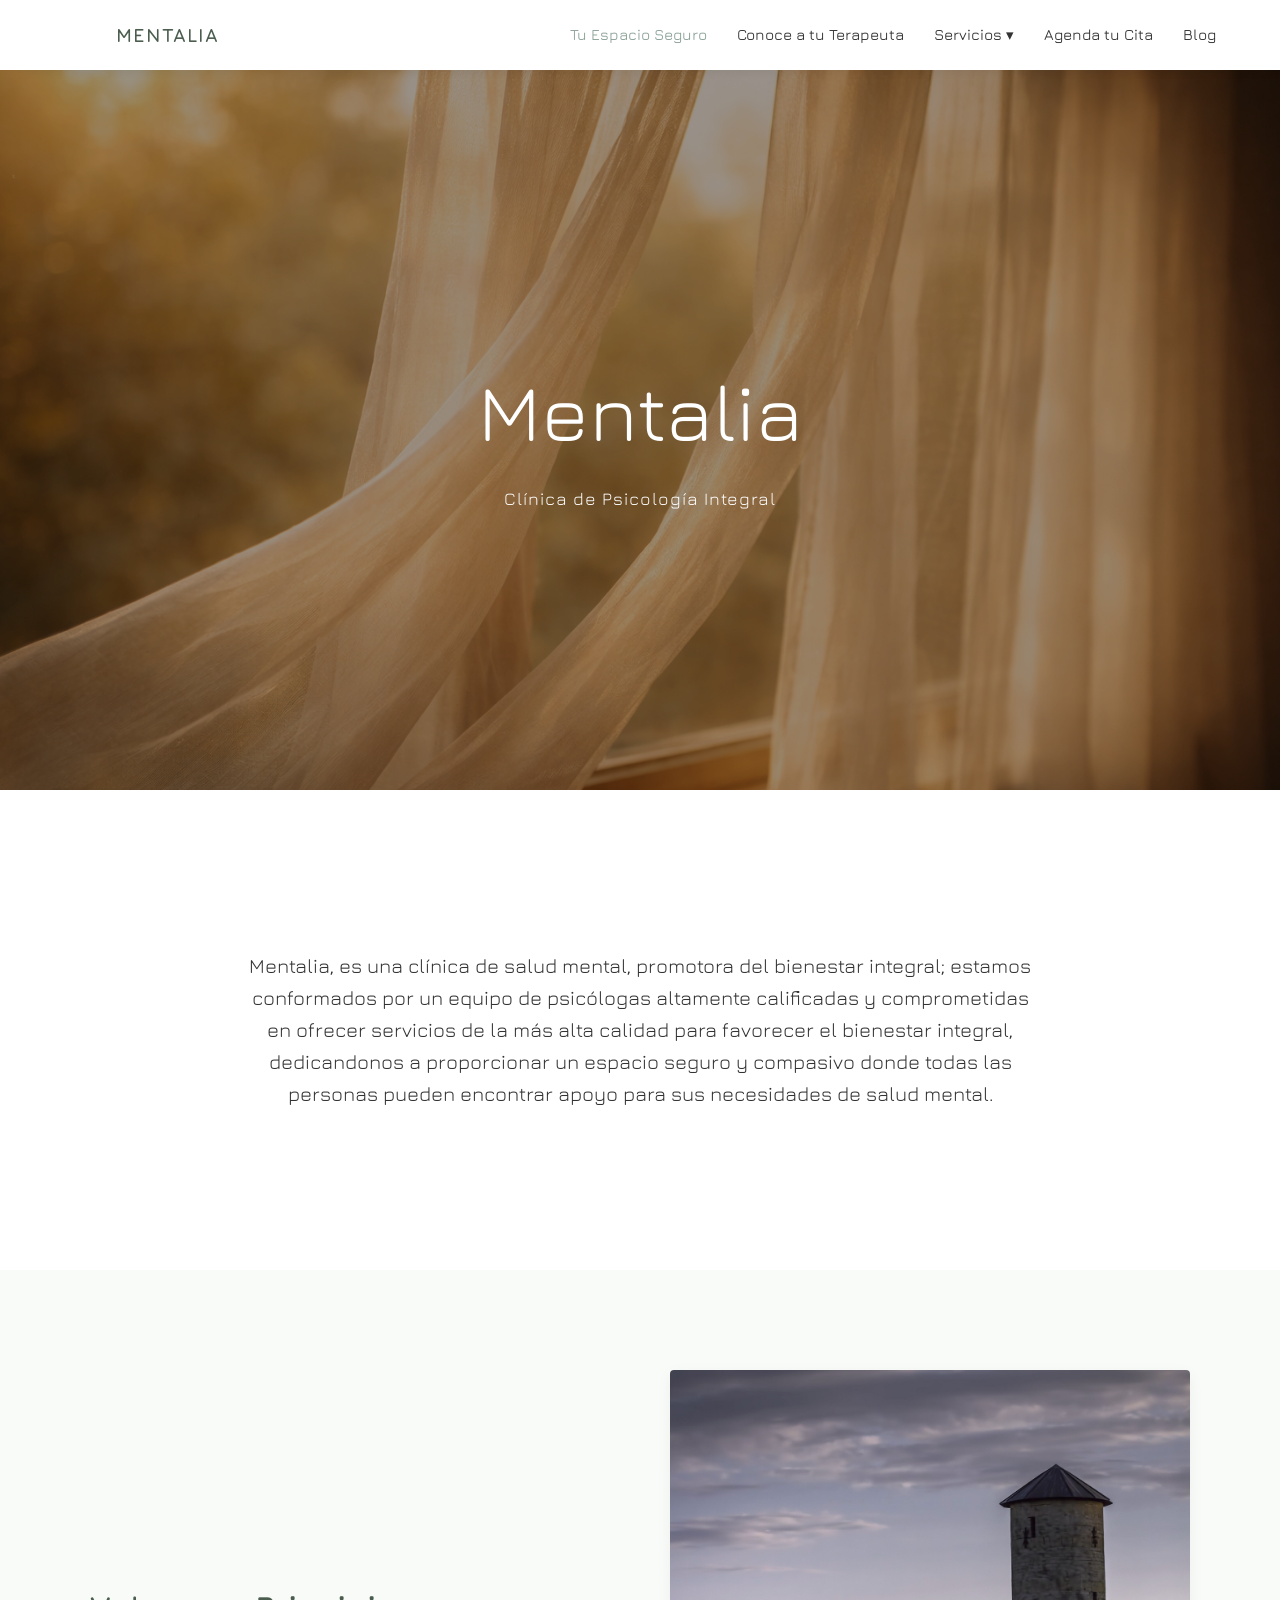
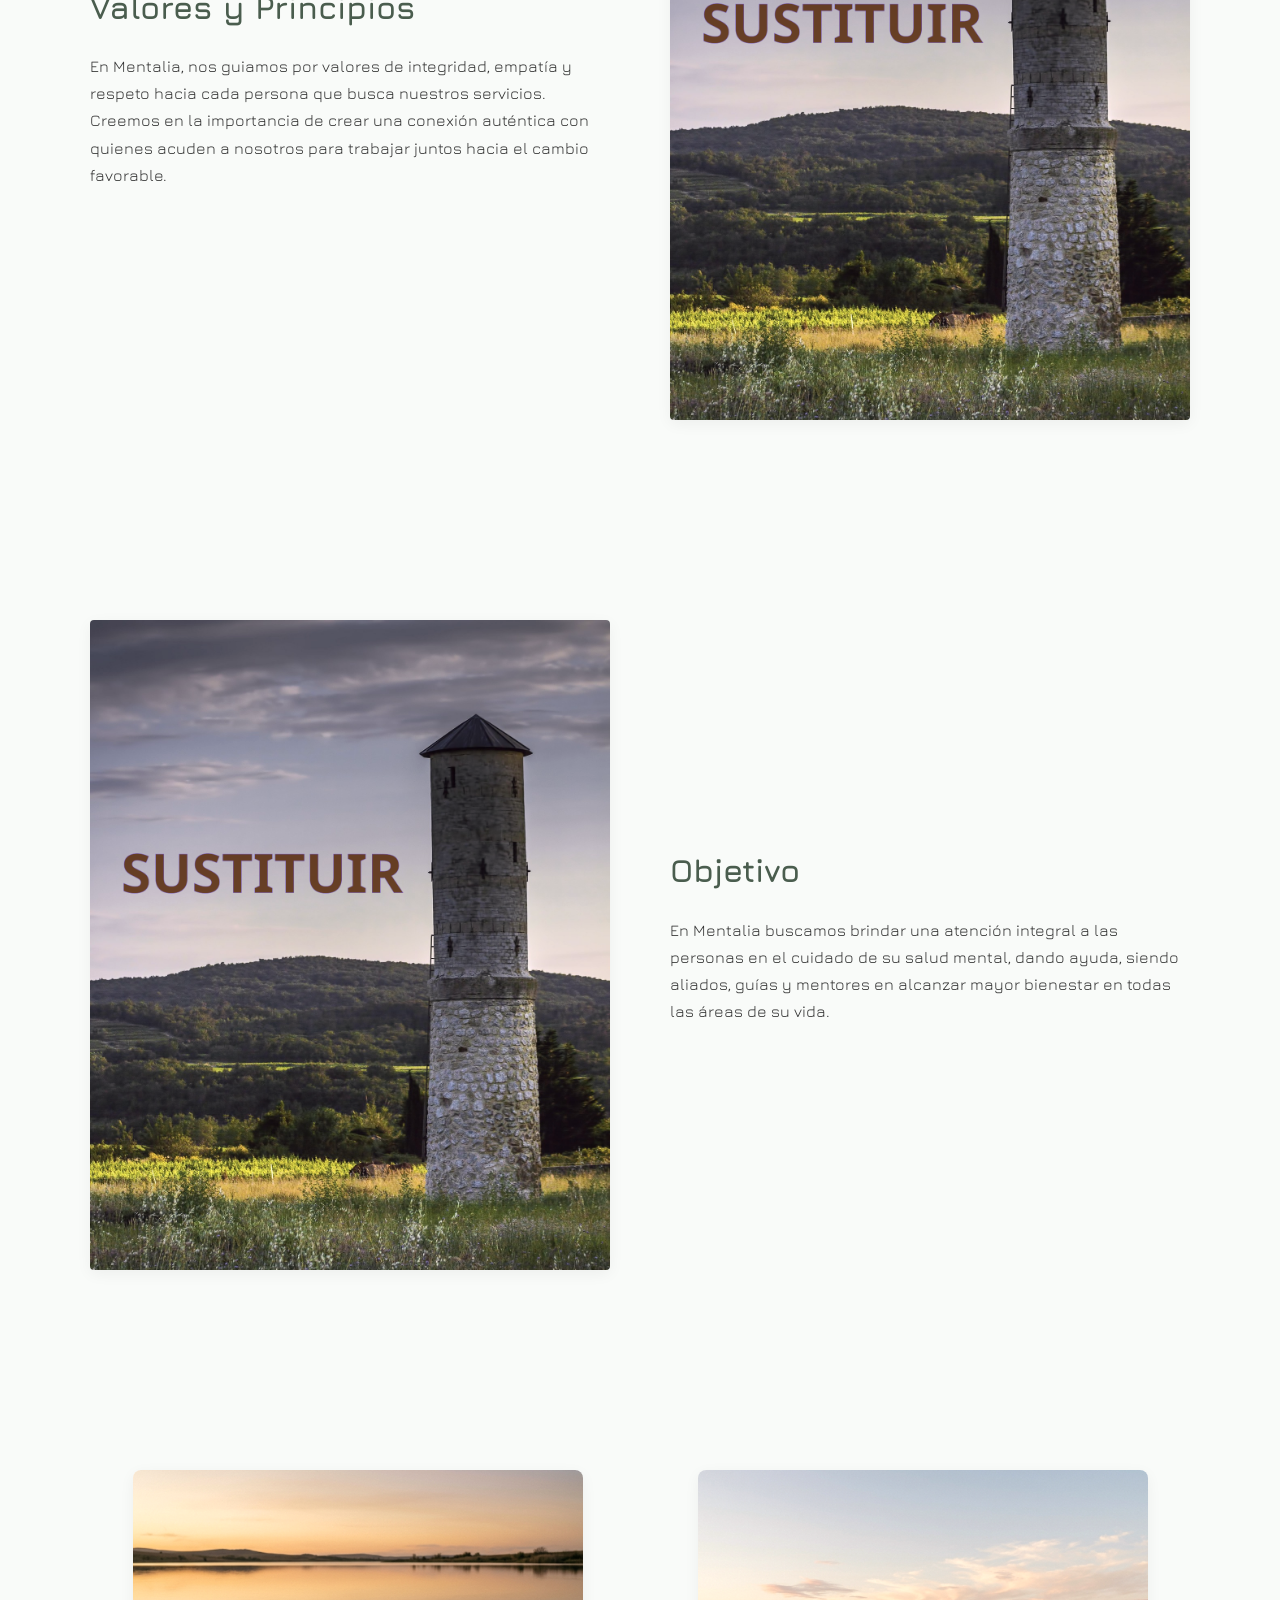
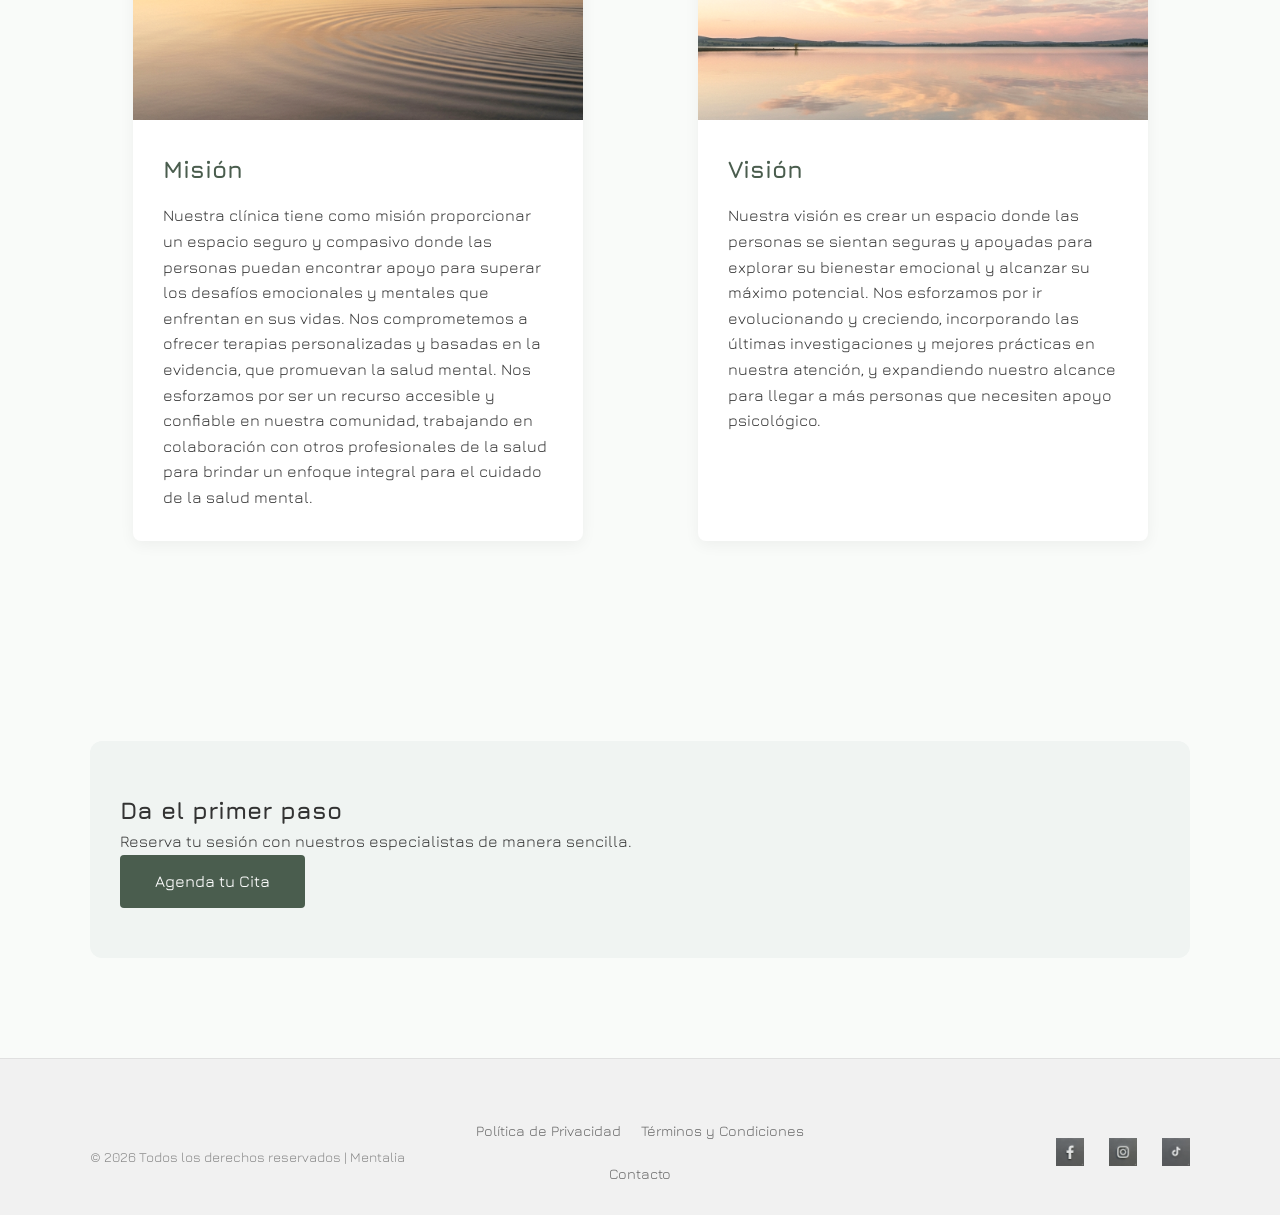
<file: index.html>
<!DOCTYPE html>
<html lang="es">
<head>
    <meta charset="UTF-8">
    <meta name="viewport" content="width=device-width, initial-scale=1.0">
    <title>Tu Espacio Seguro | Mentalia - Clínica de Psicología Integral</title>
    <link rel="preconnect" href="https://fonts.googleapis.com">
    <link rel="preconnect" href="https://fonts.gstatic.com" crossorigin>
    <link href="https://fonts.googleapis.com/css2?family=Jura:wght@300..700&display=swap" rel="stylesheet">
    <link rel="stylesheet" href="css/styles.css">
    <link rel="icon" type="image/png" href="images/logo.png">
</head>
<body>

    <header class="main-header">
        <nav class="nav-container">
            <div class="logo">
                <img src="images/logo.png" alt="Logo Mentalia" class="logo-img">
                <span>Mentalia</span>
            </div>

            <button class="hamburger" id="hamburger" aria-label="Abrir menú">
                <span></span><span></span><span></span>
            </button>

            <ul class="nav-menu" id="nav-menu">
                <li><a href="index.html" class="nav-link active">Tu Espacio Seguro</a></li>
                <li><a href="equipo.html" class="nav-link">Conoce a tu Terapeuta</a></li>
                <li class="nav-item-dropdown">
                    <a href="servicios.html" class="nav-link">Servicios <span class="flecha">▾</span></a>
                    <ul class="submenu">
                        <li><a href="individual.html">Psicoterapia Individual</a></li>
                        <li><a href="estudiantes.html">Terapia para Estudiantes</a></li>
                        <li><a href="talleres.html">Talleres</a></li>
                    </ul>
                </li>
                <li><a href="agenda.html" class="nav-link">Agenda tu Cita</a></li>
                <li><a href="blog.html" class="nav-link">Blog</a></li>
            </ul>
        </nav>
    </header>

    <main>
        <section class="hero-parallax" style="background-image: url('images/cabecera0.png');">
            <div class="hero-overlay">
                <div class="hero-content">
                    <h1>Mentalia</h1>
                    <p>Clínica de Psicología Integral</p>
                </div>
            </div>
        </section>

        <section class="welcome-section">
            <div class="container">
                <p class="intro-text">
                    Mentalia, es una clínica de salud mental, promotora del bienestar integral; estamos conformados por un equipo de psicólogas altamente calificadas y comprometidas en ofrecer servicios de la más alta calidad para favorecer el bienestar integral, dedicandonos a proporcionar un espacio seguro y compasivo donde todas las personas pueden encontrar apoyo para sus necesidades de salud mental.
                </p>
            </div>
        </section>

        <section class="split-section container">
            <div class="split-content">
                <h2>Valores y Principios</h2>
                <p>En Mentalia, nos guiamos por valores de integridad, empatía y respeto hacia cada persona que busca nuestros servicios. Creemos en la importancia de crear una conexión auténtica con quienes acuden a nosotros para trabajar juntos hacia el cambio favorable.</p>
            </div>
            <div class="split-image">
                <img src="images/imagenv0.png" alt="Valores Mentalia">
            </div>
        </section>

        <section class="split-section split-reverse container">
            <div class="split-content">
                <h2>Objetivo</h2>
                <p>En Mentalia buscamos brindar una atención integral a las personas en el cuidado de su salud mental, dando ayuda, siendo aliados, guías y mentores en alcanzar mayor bienestar en todas las áreas de su vida.</p>
            </div>
            <div class="split-image">
                <img src="images/imagenv0.png" alt="Objetivo Mentalia">
            </div>
        </section>

        <section class="cards-section container">
            <div class="card-vertical">
                <div class="card-image-wrapper">
                    <img src="images/imagenh.png" alt="Nuestra Misión">
                </div>
                <div class="card-text">
                    <h3>Misión</h3>
                    <p>Nuestra clínica tiene como misión proporcionar un espacio seguro y compasivo donde las personas puedan encontrar apoyo para superar los desafíos emocionales y mentales que enfrentan en sus vidas. Nos comprometemos a ofrecer terapias personalizadas y basadas en la evidencia, que promuevan la salud mental. Nos esforzamos por ser un recurso accesible y confiable en nuestra comunidad, trabajando en colaboración con otros profesionales de la salud para brindar un enfoque integral para el cuidado de la salud mental.</p>
                </div>
            </div>

            <div class="card-vertical">
                <div class="card-image-wrapper">
                    <img src="images/imagenh1.png" alt="Nuestra Visión">
                </div>
                <div class="card-text">
                    <h3>Visión</h3>
                    <p>Nuestra visión es crear un espacio donde las personas se sientan seguras y apoyadas para explorar su bienestar emocional y alcanzar su máximo potencial. Nos esforzamos por ir evolucionando y creciendo, incorporando las últimas investigaciones y mejores prácticas en nuestra atención, y expandiendo nuestro alcance para llegar a más personas que necesiten apoyo psicológico.</p>
                </div>
            </div>
        </section>

        <section class="booking-preview container">
            <div class="cta-box">
                <h2>Da el primer paso</h2>
                <p>Reserva tu sesión con nuestros especialistas de manera sencilla.</p>
                <a href="agenda.html" class="btn-primary">Agenda tu Cita</a>
            </div>
        </section>
    </main>
    
    <footer>
        <div class="footer-container">
            <div class="footer-social">
                <a href="https://www.facebook.com/mentaliamx?locale=es_LA" target="_blank" rel="noopener">
                    <img src="images/face.png" alt="Facebook Mentalia" class="social-icon">
                </a>
                <a href="https://www.instagram.com/mentalia_psic/" target="_blank" rel="noopener">
                    <img src="images/insta.png" alt="Instagram Mentalia" class="social-icon">
                </a>
                <a href="https://www.tiktok.com/@mentalia_psic?_t=ZS-8vyxa1Gy9pA&_r=1" target="_blank" rel="noopener">
                    <img src="images/tik.png" alt="TikTok Mentalia" class="social-icon">
                </a>
            </div>

            <nav class="footer-nav">
                <a href="politicas.html">Política de Privacidad</a>
                <a href="terminos.html">Términos y Condiciones</a>
                <a href="contacto.html">Contacto</a>
            </nav>

            <div class="footer-info">
                <p>&copy; 2026 Todos los derechos reservados | Mentalia</p>
            </div>
        </div>
    </footer>

    <script src="js/script.js"></script>
</body>
</html>
</file>
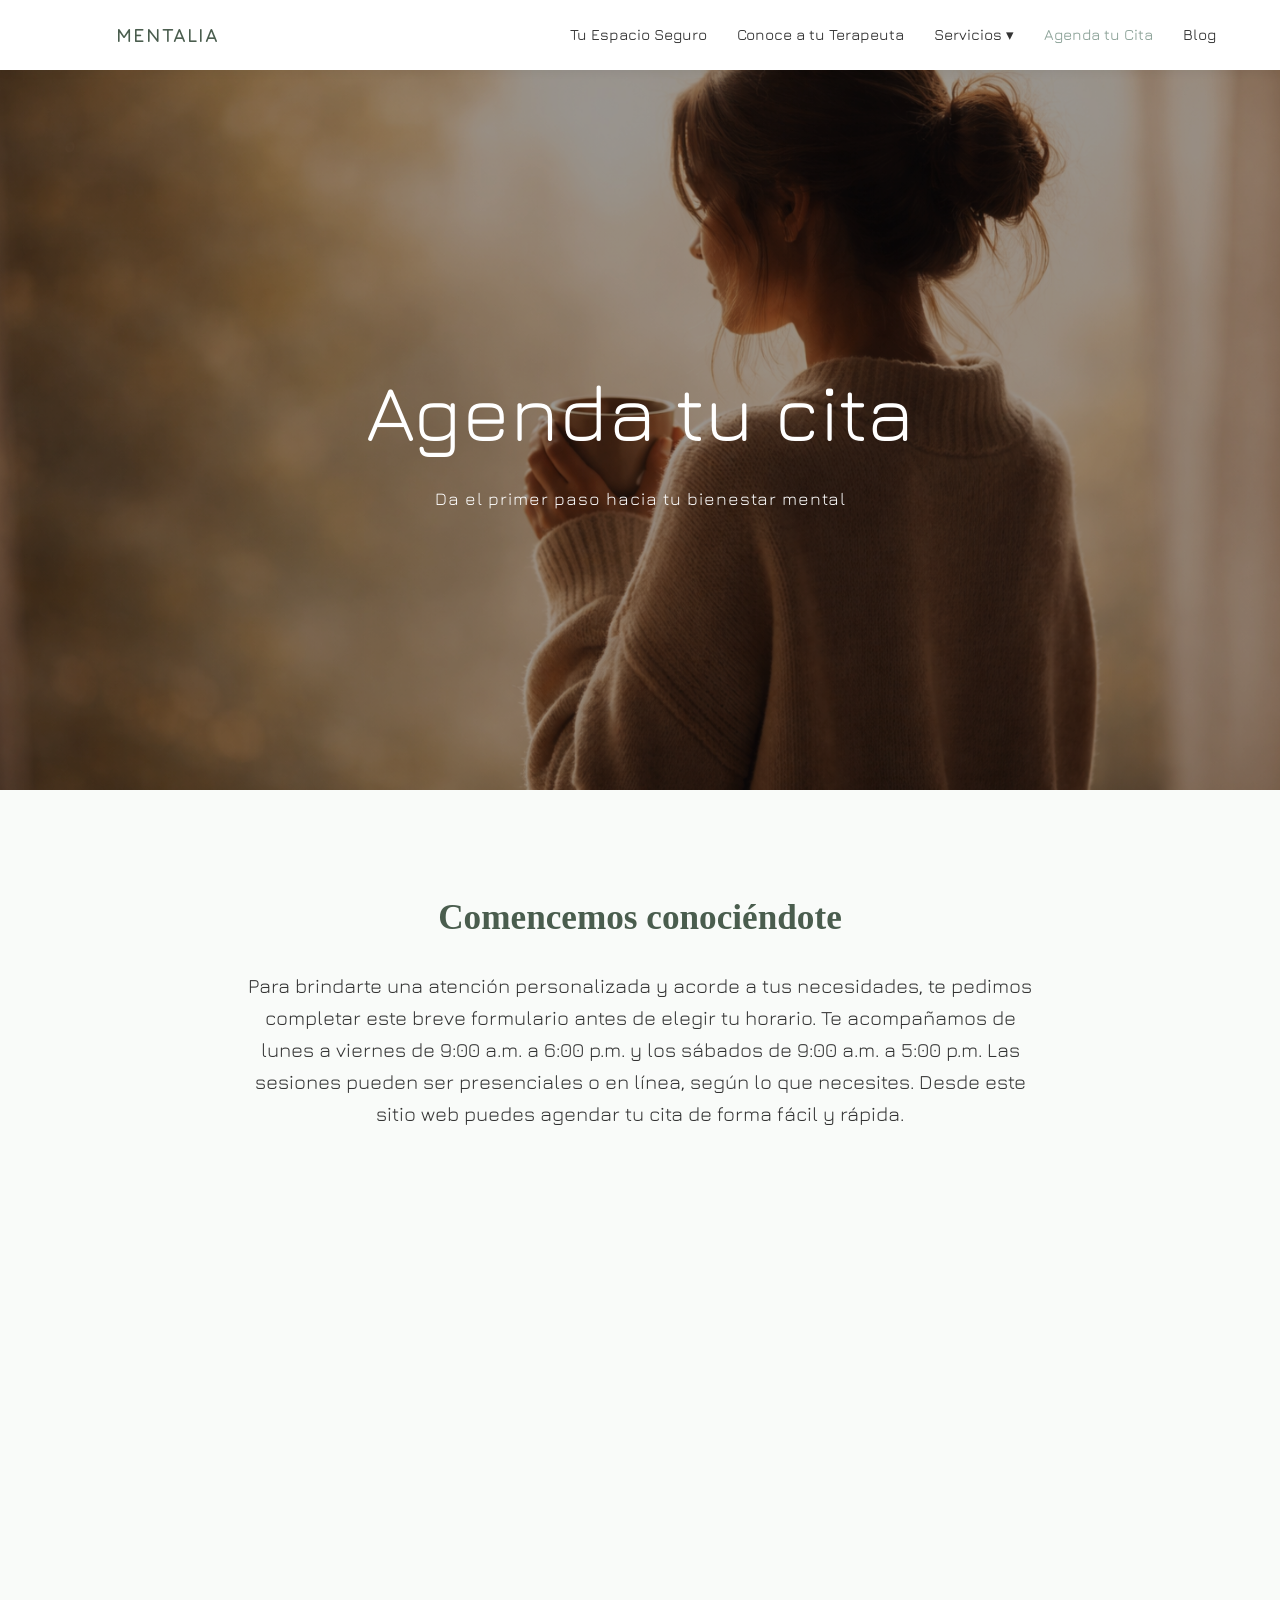
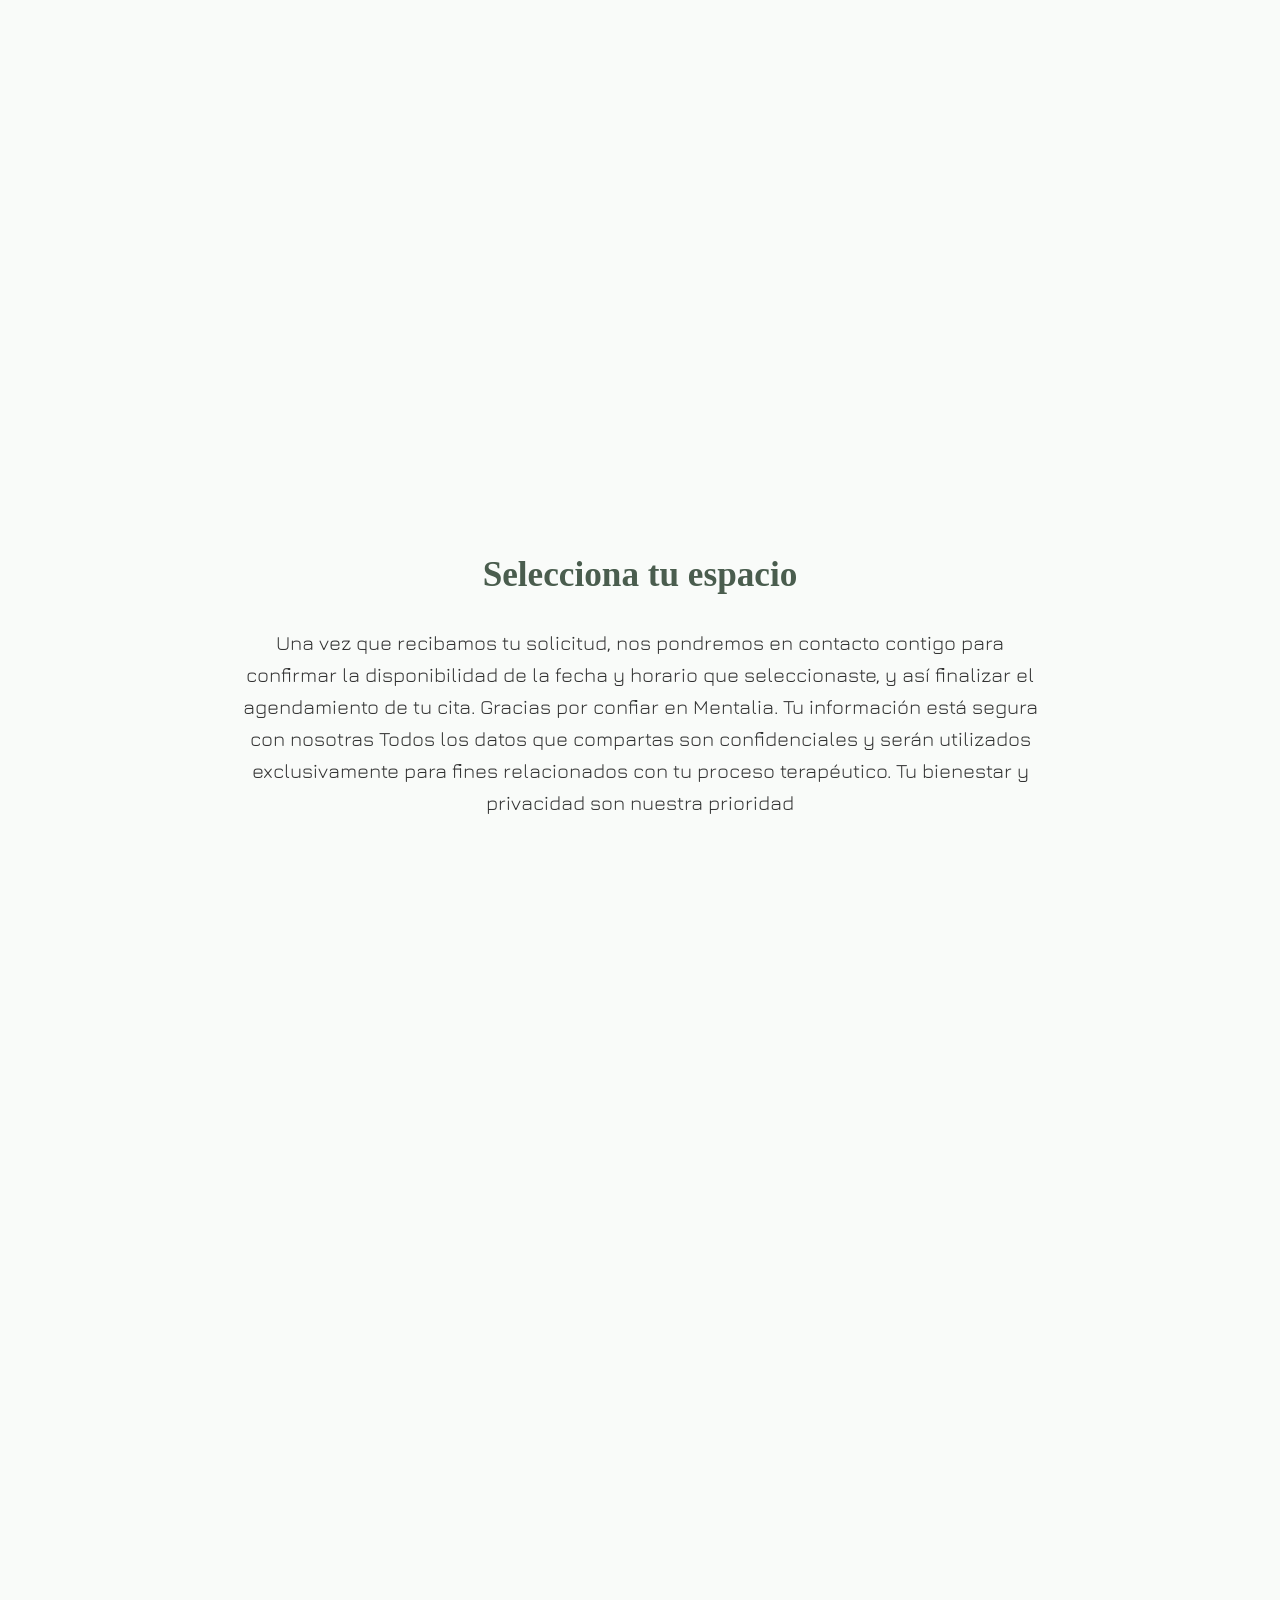
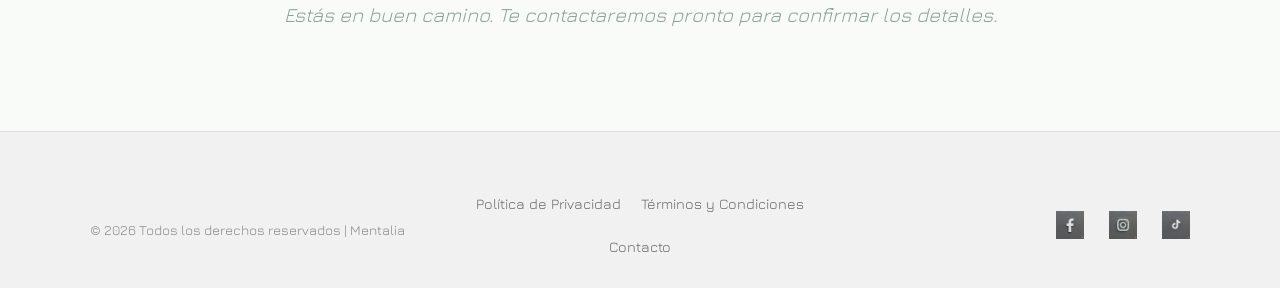
<file: agenda.html>
<!DOCTYPE html>
<html lang="es">
<head>
    <meta charset="UTF-8">
    <meta name="viewport" content="width=device-width, initial-scale=1.0">
    <title>Agenda | Mentalia - Clínica de Psicología Integral</title>
    <link rel="preconnect" href="https://fonts.googleapis.com">
    <link rel="preconnect" href="https://fonts.gstatic.com" crossorigin>
    <link href="https://fonts.googleapis.com/css2?family=Jura:wght@300..700&display=swap" rel="stylesheet">
    <link rel="stylesheet" href="css/styles.css">
    <link rel="icon" type="image/png" href="images/logo.png">
</head>
<body>

    <header class="main-header">
        <nav class="nav-container">
            <div class="logo">
                <img src="images/logo.png" alt="Logo Mentalia" class="logo-img">
                <span>Mentalia</span>
            </div>

            <button class="hamburger" id="hamburger" aria-label="Abrir menú">
                <span></span><span></span><span></span>
            </button>

            <ul class="nav-menu" id="nav-menu">
                <li><a href="index.html" class="nav-link">Tu Espacio Seguro</a></li>
                <li><a href="equipo.html" class="nav-link">Conoce a tu Terapeuta</a></li>
                <li class="nav-item-dropdown">
                    <a href="servicios.html" class="nav-link">Servicios <span class="flecha">▾</span></a>
                    <ul class="submenu">
                        <li><a href="individual.html">Psicoterapia Individual</a></li>
                        <li><a href="estudiantes.html">Terapia para Estudiantes</a></li>
                        <li><a href="talleres.html">Talleres</a></li>
                    </ul>
                </li>
                <li><a href="agenda.html" class="nav-link active">Agenda tu Cita</a></li>
                <li><a href="blog.html" class="nav-link">Blog</a></li>
            </ul>
        </nav>
    </header>

    <main>
        <section class="hero-parallax" style="background-image: url('images/cabecera.png');">
            <div class="hero-overlay">
                <div class="hero-content">
                    <h1>Agenda tu cita</h1>
                    <p>Da el primer paso hacia tu bienestar mental</p>
                </div>
            </div>
        </section>

        <section class="container section-padding">
            
            <div class="intro-booking text-center mb-5">
                <h2 class="editorial-title">Comencemos conociéndote</h2>
                <p class="intro-text">
                    Para brindarte una atención personalizada y acorde a tus necesidades, 
                    te pedimos completar este breve formulario antes de elegir tu horario.
                    Te acompañamos de lunes a viernes de 9:00 a.m. a 6:00 p.m. y los sábados de 9:00 a.m. a 5:00 p.m.
                    Las sesiones pueden ser presenciales o en línea, según lo que necesites.
                    Desde este sitio web puedes agendar tu cita de forma fácil y rápida.
                </p>
            </div>

            <div class="iframe-wrapper mb-5">
                <iframe
                    src="https://docs.google.com/forms/d/e/1FAIpQLSexLhA8nC8X85okfYsAluRWLi5zoSR4JkKKrT7BBe1pkirB6Q/viewform?embedded=true"
                    width="100%" height="961" frameborder="0" marginheight="0" marginwidth="0">
                    Cargando…
                </iframe>
            </div>

            <div class="transition-booking text-center mb-4">
                <h3 class="editorial-title">Selecciona tu espacio</h3>
                <p class="intro-text">
                    Una vez que recibamos tu solicitud, nos pondremos en contacto contigo para confirmar la disponibilidad de la fecha y horario que seleccionaste, y así finalizar el agendamiento de tu cita.

                    Gracias por confiar en Mentalia.

                    Tu información está segura con nosotras
                    Todos los datos que compartas son confidenciales y serán utilizados exclusivamente para fines relacionados con tu proceso terapéutico. Tu bienestar y privacidad son nuestra prioridad
                </p>
            </div>

            <div class="calendly-container">
                <div class="calendly-inline-widget"
                    data-url="https://calendly.com/depyweboaxaca/30min"
                    style="min-width:320px;height:700px;">
                </div>
                <script type="text/javascript"
                    src="https://assets.calendly.com/assets/external/widget.js" async>
                </script>
            </div>

            <div class="closing-message text-center mt-5">
                <p class="intro-text italic">Estás en buen camino. Te contactaremos pronto para confirmar los detalles.</p>
            </div>

        </section>
    </main>
    
    <footer>
        <div class="footer-container">
            <div class="footer-social">
                <a href="https://www.facebook.com/mentaliamx?locale=es_LA" target="_blank" rel="noopener">
                    <img src="images/face.png" alt="Facebook Mentalia" class="social-icon">
                </a>
                <a href="https://www.instagram.com/mentalia_psic/" target="_blank" rel="noopener">
                    <img src="images/insta.png" alt="Instagram Mentalia" class="social-icon">
                </a>
                <a href="https://www.tiktok.com/@mentalia_psic?_t=ZS-8vyxa1Gy9pA&_r=1" target="_blank" rel="noopener">
                    <img src="images/tik.png" alt="TikTok Mentalia" class="social-icon">
                </a>
            </div>

            <nav class="footer-nav">
                <a href="politicas.html">Política de Privacidad</a>
                <a href="terminos.html">Términos y Condiciones</a>
                <a href="contacto.html">Contacto</a>
            </nav>

            <div class="footer-info">
                <p>&copy; 2026 Todos los derechos reservados | Mentalia</p>
            </div>
        </div>
    </footer>

    <script src="js/script.js"></script>
</body>
</html>
</file>
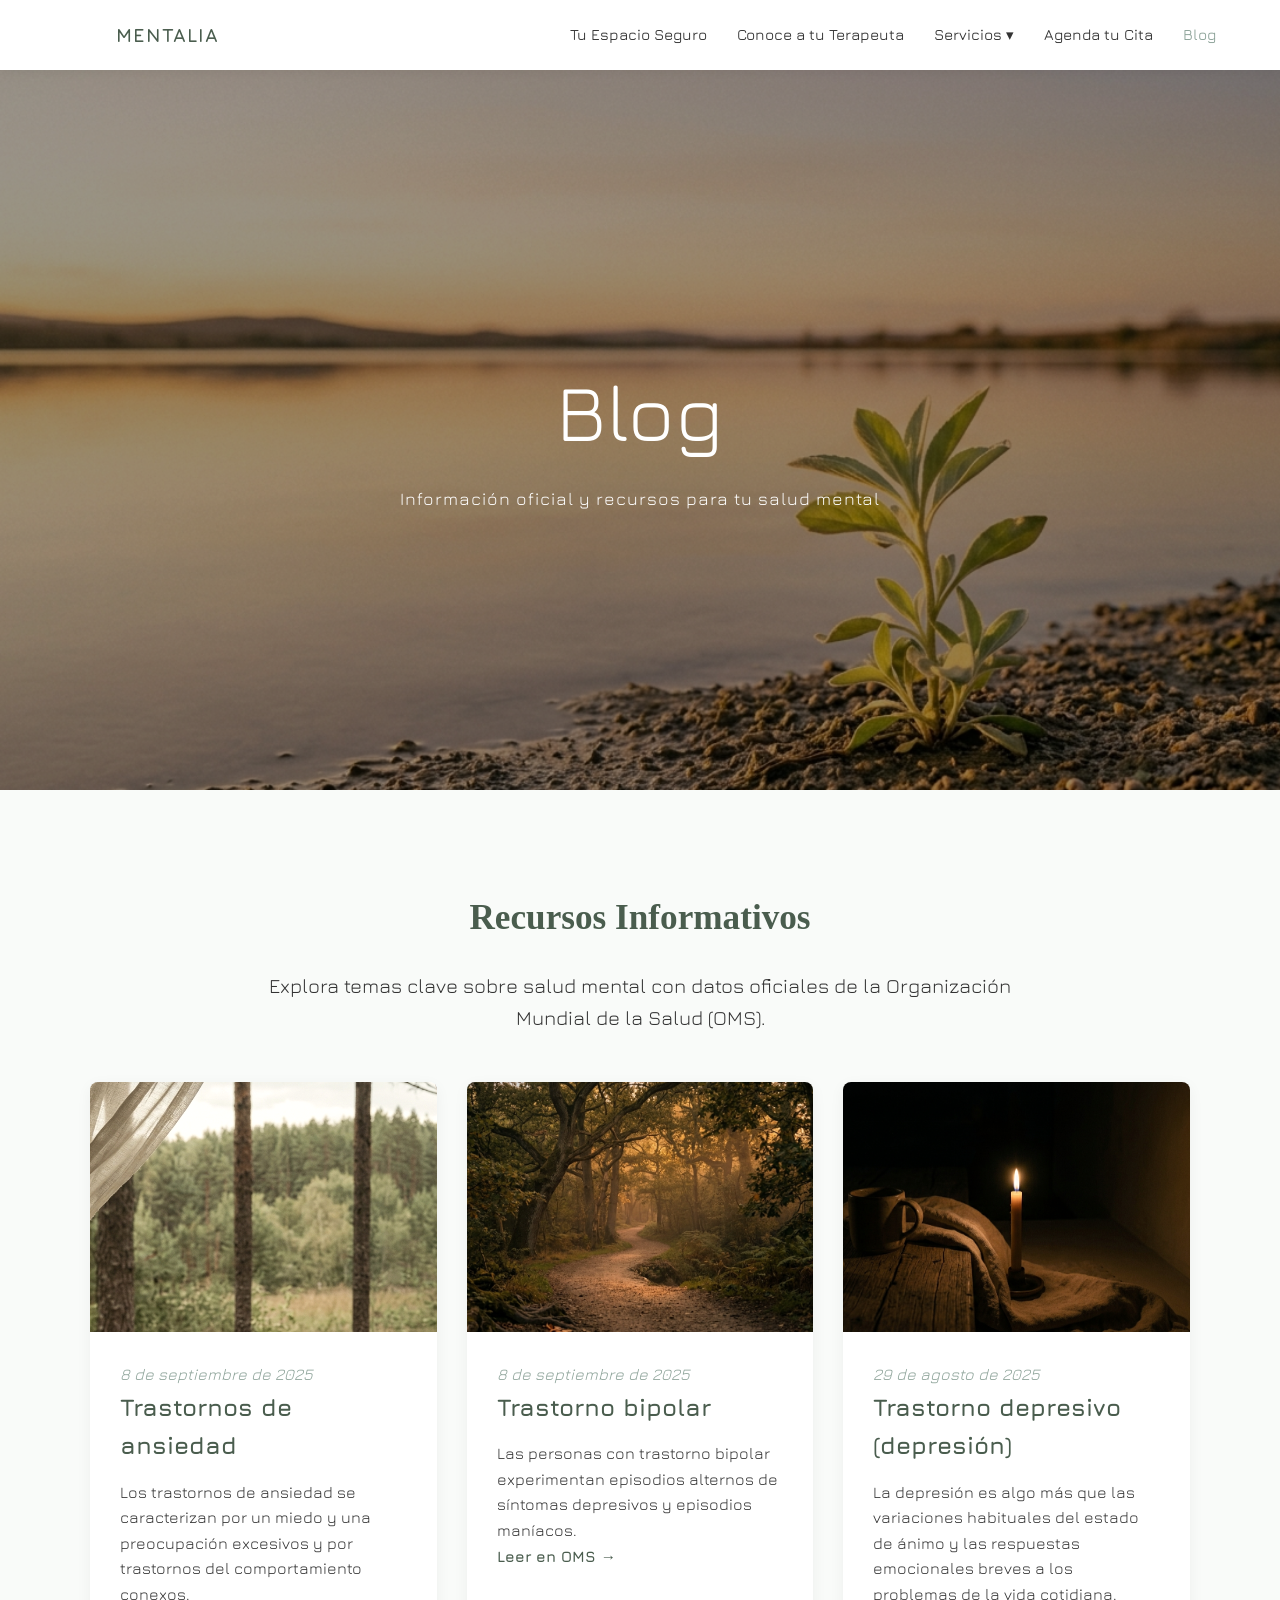
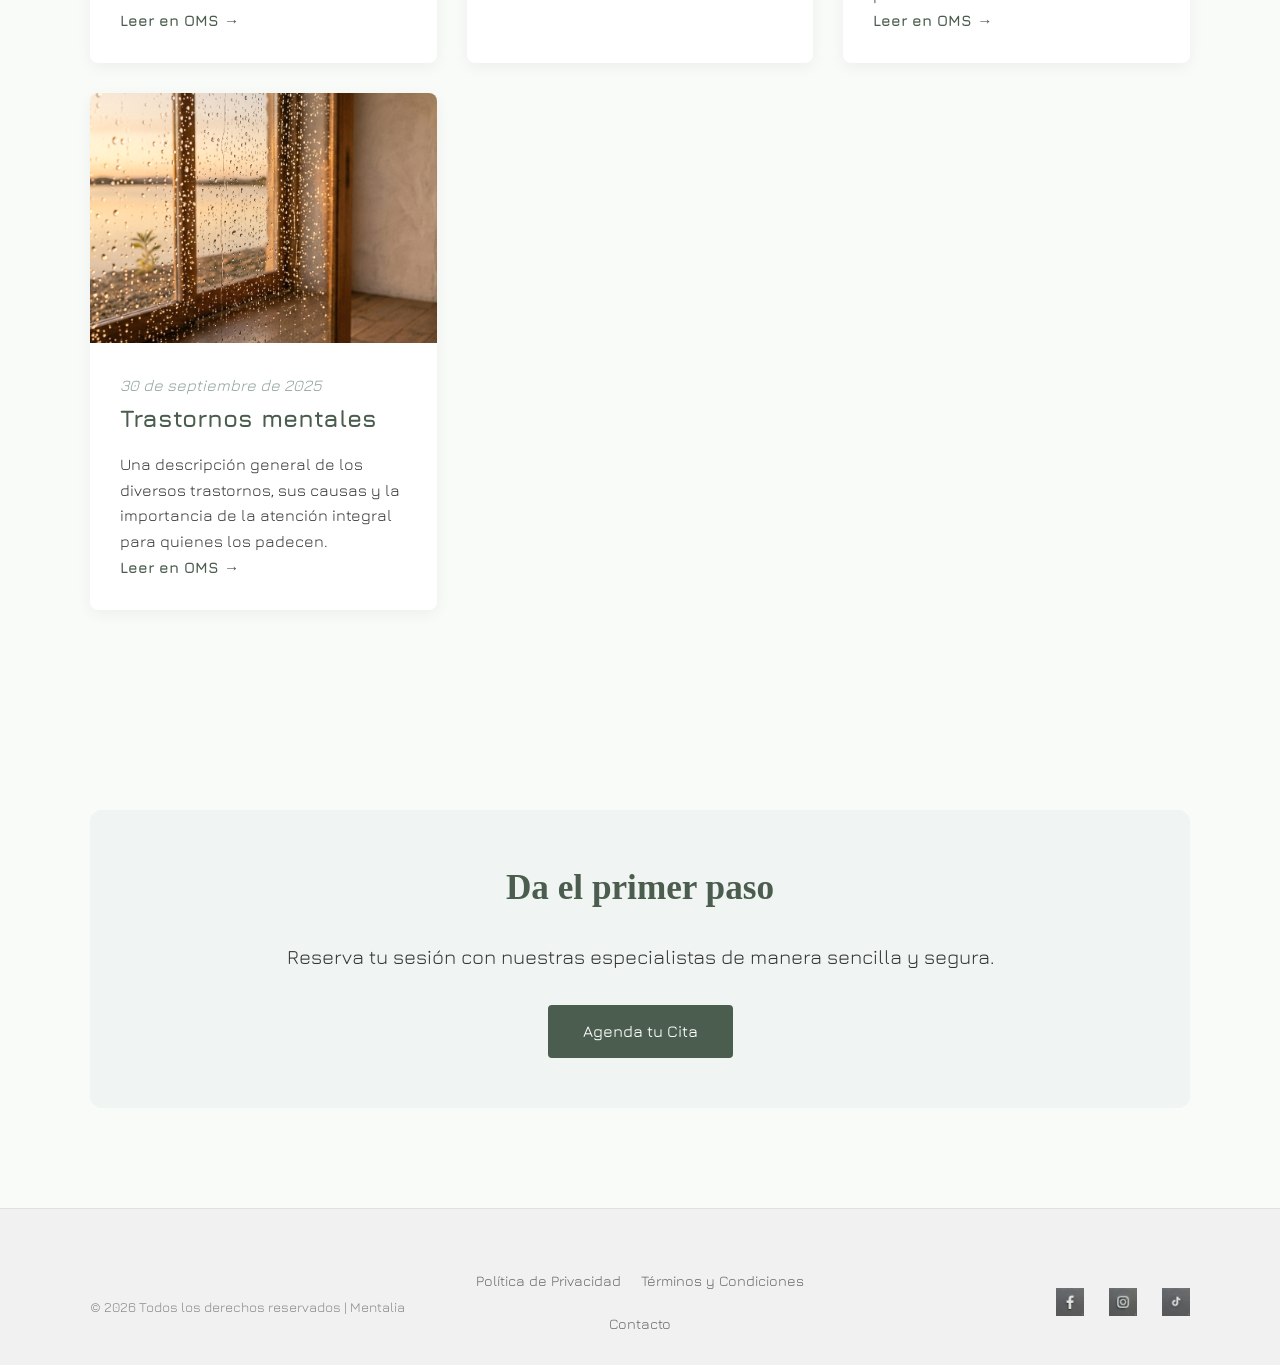
<file: blog.html>
<!DOCTYPE html>
<html lang="es">
<head>
    <meta charset="UTF-8">
    <meta name="viewport" content="width=device-width, initial-scale=1.0">
    <title>Blog | Mentalia - Clínica de Psicología Integral</title>
    <link rel="preconnect" href="https://fonts.googleapis.com">
    <link rel="preconnect" href="https://fonts.gstatic.com" crossorigin>
    <link href="https://fonts.googleapis.com/css2?family=Jura:wght@300..700&display=swap" rel="stylesheet">
    <link rel="stylesheet" href="css/styles.css">
    <link rel="icon" type="image/png" href="images/logo.png">
</head>
<body>

    <header class="main-header">
        <nav class="nav-container">
            <div class="logo">
                <img src="images/logo.png" alt="Logo Mentalia" class="logo-img">
                <span>Mentalia</span>
            </div>

            <button class="hamburger" id="hamburger" aria-label="Abrir menú">
                <span></span><span></span><span></span>
            </button>

            <ul class="nav-menu" id="nav-menu">
                <li><a href="index.html" class="nav-link">Tu Espacio Seguro</a></li>
                <li><a href="equipo.html" class="nav-link">Conoce a tu Terapeuta</a></li>
                <li class="nav-item-dropdown">
                    <a href="servicios.html" class="nav-link">Servicios <span class="flecha">▾</span></a>
                    <ul class="submenu">
                        <li><a href="individual.html">Psicoterapia Individual</a></li>
                        <li><a href="estudiantes.html">Terapia para Estudiantes</a></li>
                        <li><a href="talleres.html">Talleres</a></li>
                    </ul>
                </li>
                <li><a href="agenda.html" class="nav-link">Agenda tu Cita</a></li>
                <li><a href="blog.html" class="nav-link active">Blog</a></li>
            </ul>
        </nav>
    </header>
    
    <main>
        <section class="hero-parallax" style="background-image: url('images/cabecera2.png');">
            <div class="hero-overlay">
                <div class="hero-content">
                    <h1>Blog</h1>
                    <p>Información oficial y recursos para tu salud mental</p>
                </div>
            </div>
        </section>

        <section class="container section-padding">
            <div class="text-center mb-5">
                <h2 class="editorial-title">Recursos Informativos</h2>
                <p class="intro-text">
                    Explora temas clave sobre salud mental con datos oficiales de la 
                    Organización Mundial de la Salud (OMS).
                </p>
            </div>

            <div class="cards-section">
                <article class="card-vertical">
                    <div class="card-image-wrapper">
                        <img src="images/imagenh2.png" alt="Trastornos de ansiedad">
                    </div>
                    <div class="card-text">
                        <p class="italic">8 de septiembre de 2025</p>
                        <h3>Trastornos de ansiedad</h3>
                        <p>Los trastornos de ansiedad se caracterizan por un miedo y una preocupación excesivos y por trastornos del comportamiento conexos.</p>
                        <a href="https://www.who.int/es/news-room/fact-sheets/detail/anxiety-disorders" target="_blank" class="nav-link" style="padding: 0; color: var(--primary-color); font-weight: bold;">Leer en OMS →</a>
                    </div>
                </article>

                <article class="card-vertical">
                    <div class="card-image-wrapper">
                        <img src="images/imagenh3.png" alt="Trastorno bipolar">
                    </div>
                    <div class="card-text">
                        <p class="italic">8 de septiembre de 2025</p>
                        <h3>Trastorno bipolar</h3>
                        <p>Las personas con trastorno bipolar experimentan episodios alternos de síntomas depresivos y episodios maníacos.</p>
                        <a href="https://www.who.int/es/news-room/fact-sheets/detail/bipolar-disorder" target="_blank" class="nav-link" style="padding: 0; color: var(--primary-color); font-weight: bold;">Leer en OMS →</a>
                    </div>
                </article>

                <article class="card-vertical">
                    <div class="card-image-wrapper">
                        <img src="images/imagenh4.png" alt="Trastorno depresivo">
                    </div>
                    <div class="card-text">
                        <p class="italic">29 de agosto de 2025</p>
                        <h3>Trastorno depresivo (depresión)</h3>
                        <p>La depresión es algo más que las variaciones habituales del estado de ánimo y las respuestas emocionales breves a los problemas de la vida cotidiana.</p>
                        <a href="https://www.who.int/es/news-room/fact-sheets/detail/depression" target="_blank" class="nav-link" style="padding: 0; color: var(--primary-color); font-weight: bold;">Leer en OMS →</a>
                    </div>
                </article>

                <article class="card-vertical">
                    <div class="card-image-wrapper">
                        <img src="images/imagenh5.png" alt="Trastornos mentales">
                    </div>
                    <div class="card-text">
                        <p class="italic">30 de septiembre de 2025</p>
                        <h3>Trastornos mentales</h3>
                        <p>Una descripción general de los diversos trastornos, sus causas y la importancia de la atención integral para quienes los padecen.</p>
                        <a href="https://www.who.int/es/news-room/fact-sheets/detail/mental-disorders" target="_blank" class="nav-link" style="padding: 0; color: var(--primary-color); font-weight: bold;">Leer en OMS →</a>
                    </div>
                </article>
            </div>
        </section>

        <section class="booking-preview container section-padding">
            <div class="cta-box text-center">
                <h2 class="editorial-title">Da el primer paso</h2>
                <p class="intro-text mb-4">Reserva tu sesión con nuestras especialistas de manera sencilla y segura.</p>
                <a href="agenda.html" class="btn-primary">Agenda tu Cita</a>
            </div>
        </section>
    </main>

    <footer>
        <div class="footer-container">
            <div class="footer-social">
                <a href="https://www.facebook.com/mentaliamx?locale=es_LA" target="_blank" rel="noopener">
                    <img src="images/face.png" alt="Facebook Mentalia" class="social-icon">
                </a>
                <a href="https://www.instagram.com/mentalia_psic/" target="_blank" rel="noopener">
                    <img src="images/insta.png" alt="Instagram Mentalia" class="social-icon">
                </a>
                <a href="https://www.tiktok.com/@mentalia_psic?_t=ZS-8vyxa1Gy9pA&_r=1" target="_blank" rel="noopener">
                    <img src="images/tik.png" alt="TikTok Mentalia" class="social-icon">
                </a>
            </div>

            <nav class="footer-nav">
                <a href="politicas.html">Política de Privacidad</a>
                <a href="terminos.html">Términos y Condiciones</a>
                <a href="contacto.html">Contacto</a>
            </nav>

            <div class="footer-info">
                <p>&copy; 2026 Todos los derechos reservados | Mentalia</p>
            </div>
        </div>
    </footer>

    <script src="js/script.js"></script>
</body>
</html>
</file>
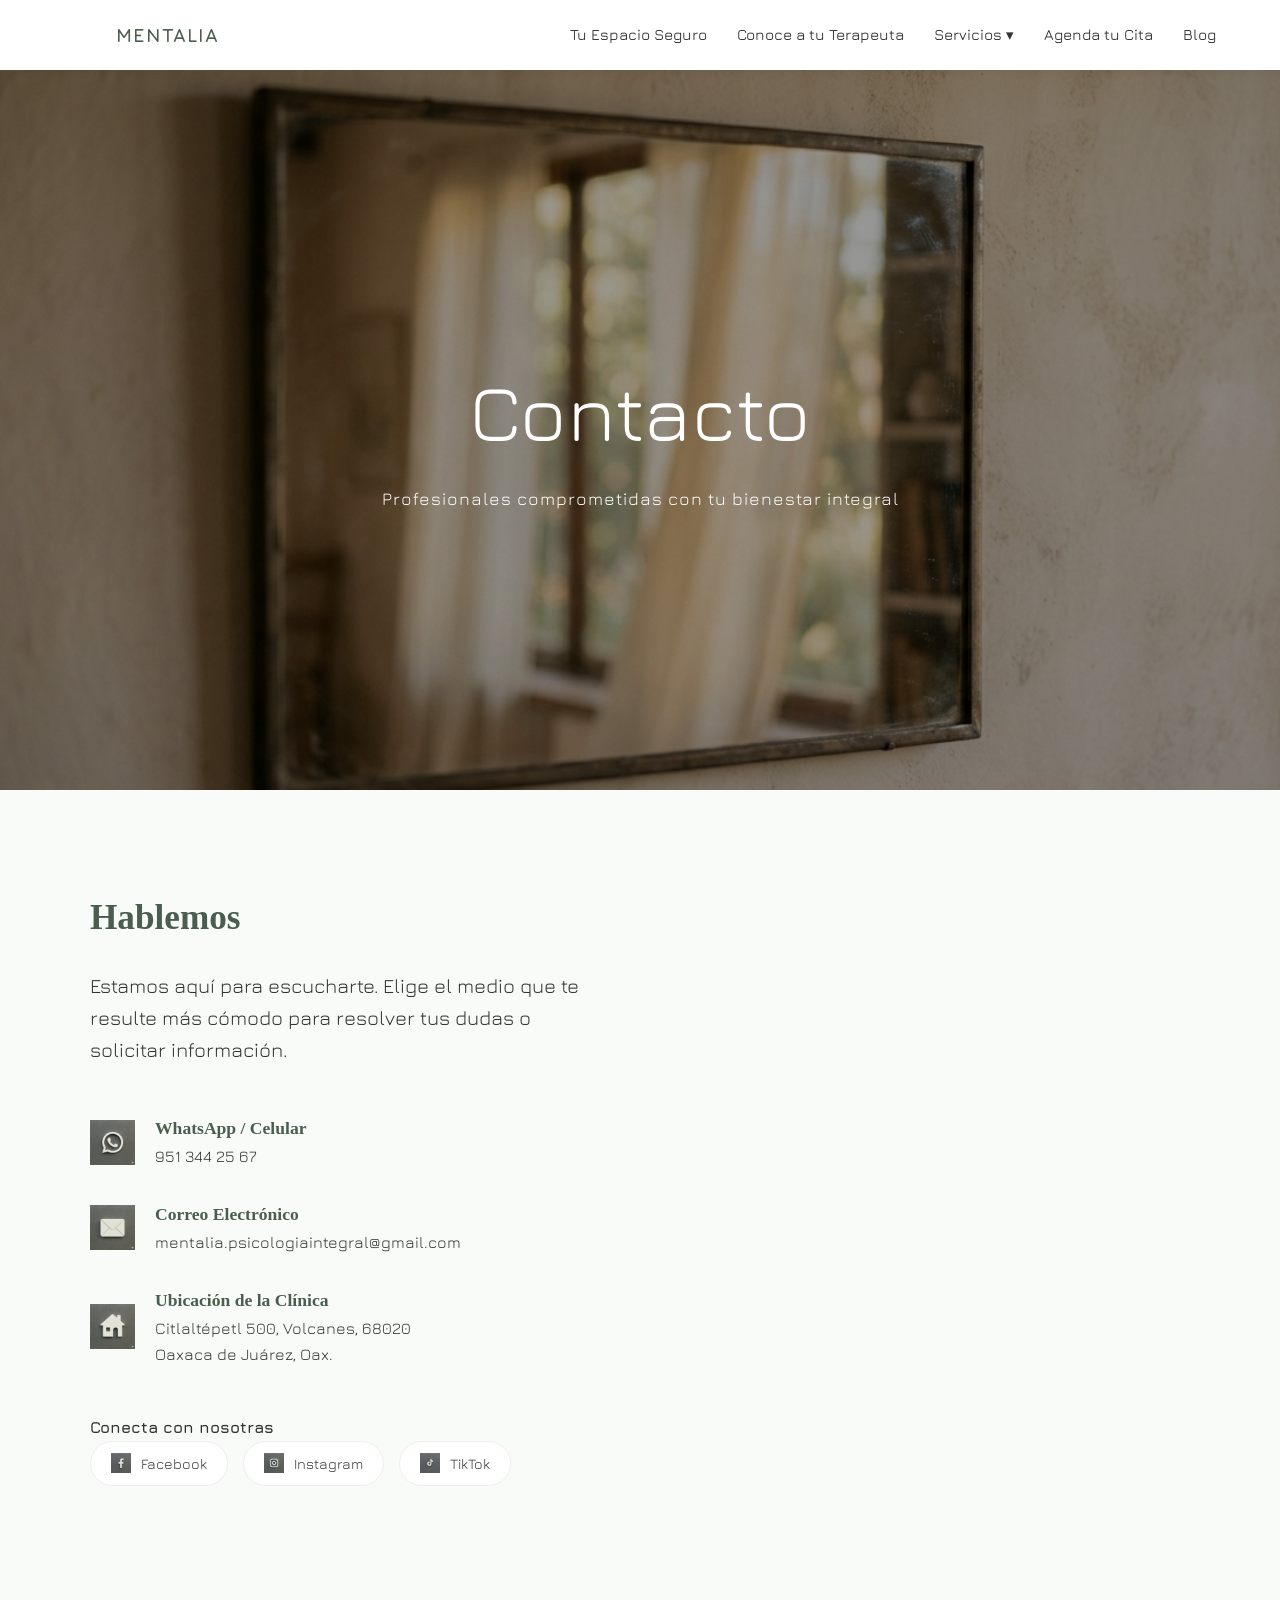
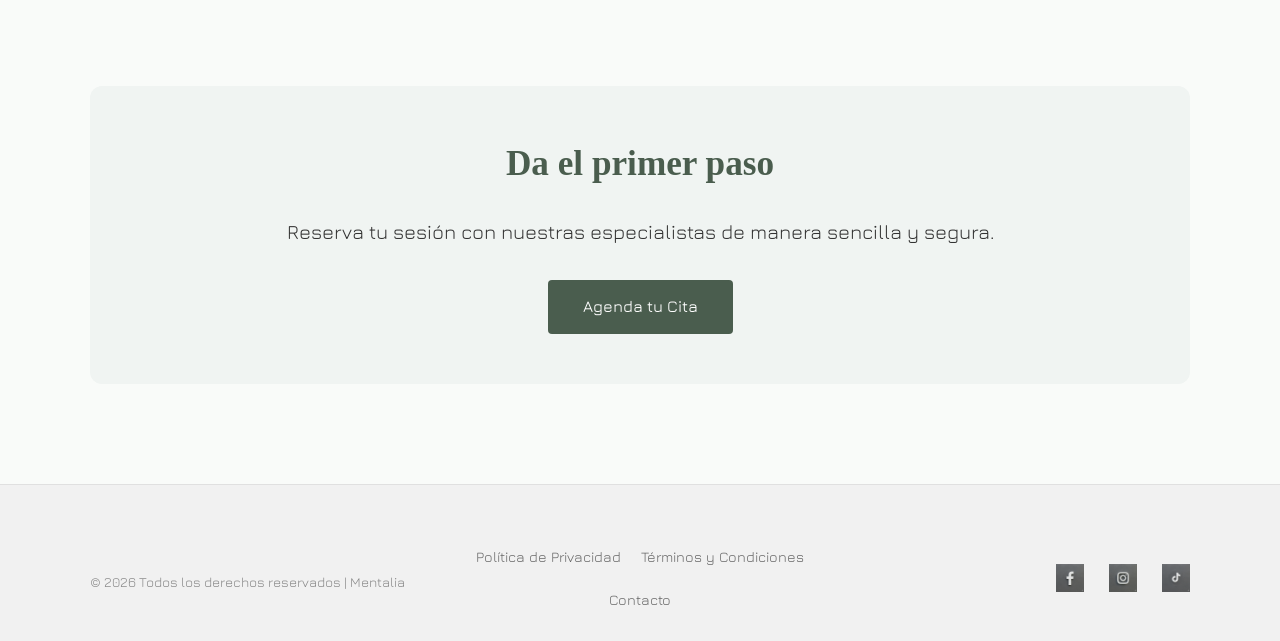
<file: contacto.html>
<!DOCTYPE html>
<html lang="es">
<head>
    <meta charset="UTF-8">
    <meta name="viewport" content="width=device-width, initial-scale=1.0">
    <title>Contacto | Mentalia - Clínica de Psicología Integral</title>
    <link rel="preconnect" href="https://fonts.googleapis.com">
    <link rel="preconnect" href="https://fonts.gstatic.com" crossorigin>
    <link href="https://fonts.googleapis.com/css2?family=Jura:wght@300..700&display=swap" rel="stylesheet">
    <link rel="stylesheet" href="css/styles.css">
    <link rel="icon" type="image/png" href="images/logo.png">
</head>
<body>

    <header class="main-header">
        <nav class="nav-container">
            <div class="logo">
                <img src="images/logo.png" alt="Logo Mentalia" class="logo-img">
                <span>Mentalia</span>
            </div>

            <button class="hamburger" id="hamburger" aria-label="Abrir menú">
                <span></span><span></span><span></span>
            </button>

            <ul class="nav-menu" id="nav-menu">
                <li><a href="index.html" class="nav-link">Tu Espacio Seguro</a></li>
                <li><a href="equipo.html" class="nav-link">Conoce a tu Terapeuta</a></li>
                <li class="nav-item-dropdown">
                    <a href="servicios.html" class="nav-link">Servicios <span class="flecha">▾</span></a>
                    <ul class="submenu">
                        <li><a href="individual.html">Psicoterapia Individual</a></li>
                        <li><a href="estudiantes.html">Terapia para Estudiantes</a></li>
                        <li><a href="talleres.html">Talleres</a></li>
                    </ul>
                </li>
                <li><a href="agenda.html" class="nav-link">Agenda tu Cita</a></li>
                <li><a href="blog.html" class="nav-link">Blog</a></li>
            </ul>
        </nav>
    </header>

    <main>
        <section class="hero-parallax" style="background-image: url('images/cabecera7.png');">
            <div class="hero-overlay">
                <div class="hero-content">
                    <h1>Contacto</h1>
                    <p>Profesionales comprometidas con tu bienestar integral</p>
                </div>
            </div>
        </section>

        <section class="container section-padding">
            <div class="contact-grid">
                
                <div class="contact-info">
                    <h2 class="editorial-title">Hablemos</h2>
                    <p class="intro-text mb-5">Estamos aquí para escucharte. Elige el medio que te resulte más cómodo para resolver tus dudas o solicitar información.</p>

                    <div class="contact-methods">
                        <div class="method-item">
                            <img src="images/wha.png" alt="WhatsApp" class="contact-icon">
                            <div>
                                <h4>WhatsApp / Celular</h4>
                                <p><a href="https://wa.me/529513442567" target="_blank">951 344 25 67</a></p>
                            </div>
                        </div>

                        <div class="method-item">
                            <img src="images/mail.png" alt="Email" class="contact-icon">
                            <div>
                                <h4>Correo Electrónico</h4>
                                <p><a href="mailto:impyweb@gmail.com">mentalia.psicologiaintegral@gmail.com</a></p>
                            </div>
                        </div>

                        <div class="method-item">
                            <img src="images/dir.png" alt="Dirección" class="contact-icon">
                            <div>
                                <h4>Ubicación de la Clínica</h4>
                                <p>Citlaltépetl 500, Volcanes, 68020<br>Oaxaca de Juárez, Oax.</p>
                            </div>
                        </div>
                    </div>

                    <div class="social-contact-box mt-5">
                        <h4 class="mb-3">Conecta con nosotras</h4>
                        <div class="social-links-grid">
                            <a href="https://www.facebook.com/mentaliamx?locale=es_LA" target="_blank" class="social-pill">
                                <img src="images/face.png" alt="Facebook"> Facebook
                            </a>
                            <a href="https://www.instagram.com/mentalia_psic/" target="_blank" class="social-pill">
                                <img src="images/insta.png" alt="Instagram"> Instagram
                            </a>
                            <a href="https://www.tiktok.com/@mentalia_psic?_t=ZS-8vyxa1Gy9pA&_r=1" target="_blank" class="social-pill">
                                <img src="images/tik.png" alt="TikTok"> TikTok
                            </a>
                        </div>
                    </div>
                </div>
            </div>
        </section>

        <section class="booking-preview container section-padding">
            <div class="cta-box text-center">
                <h2 class="editorial-title">Da el primer paso</h2>
                <p class="intro-text mb-4">Reserva tu sesión con nuestras especialistas de manera sencilla y segura.</p>
                <a href="agenda.html" class="btn-primary">Agenda tu Cita</a>
            </div>
        </section>
    </main>
    
    <footer>
        <div class="footer-container">
            <div class="footer-social">
                <a href="https://www.facebook.com/mentaliamx?locale=es_LA" target="_blank" rel="noopener">
                    <img src="images/face.png" alt="Facebook Mentalia" class="social-icon">
                </a>
                <a href="https://www.instagram.com/mentalia_psic/" target="_blank" rel="noopener">
                    <img src="images/insta.png" alt="Instagram Mentalia" class="social-icon">
                </a>
                <a href="https://www.tiktok.com/@mentalia_psic?_t=ZS-8vyxa1Gy9pA&_r=1" target="_blank" rel="noopener">
                    <img src="images/tik.png" alt="TikTok Mentalia" class="social-icon">
                </a>
            </div>

            <nav class="footer-nav">
                <a href="politicas.html">Política de Privacidad</a>
                <a href="terminos.html">Términos y Condiciones</a>
                <a href="contacto.html">Contacto</a>
            </nav>

            <div class="footer-info">
                <p>&copy; 2026 Todos los derechos reservados | Mentalia</p>
            </div>
        </div>
    </footer>

    <script src="js/script.js"></script>
</body>
</html>
</file>
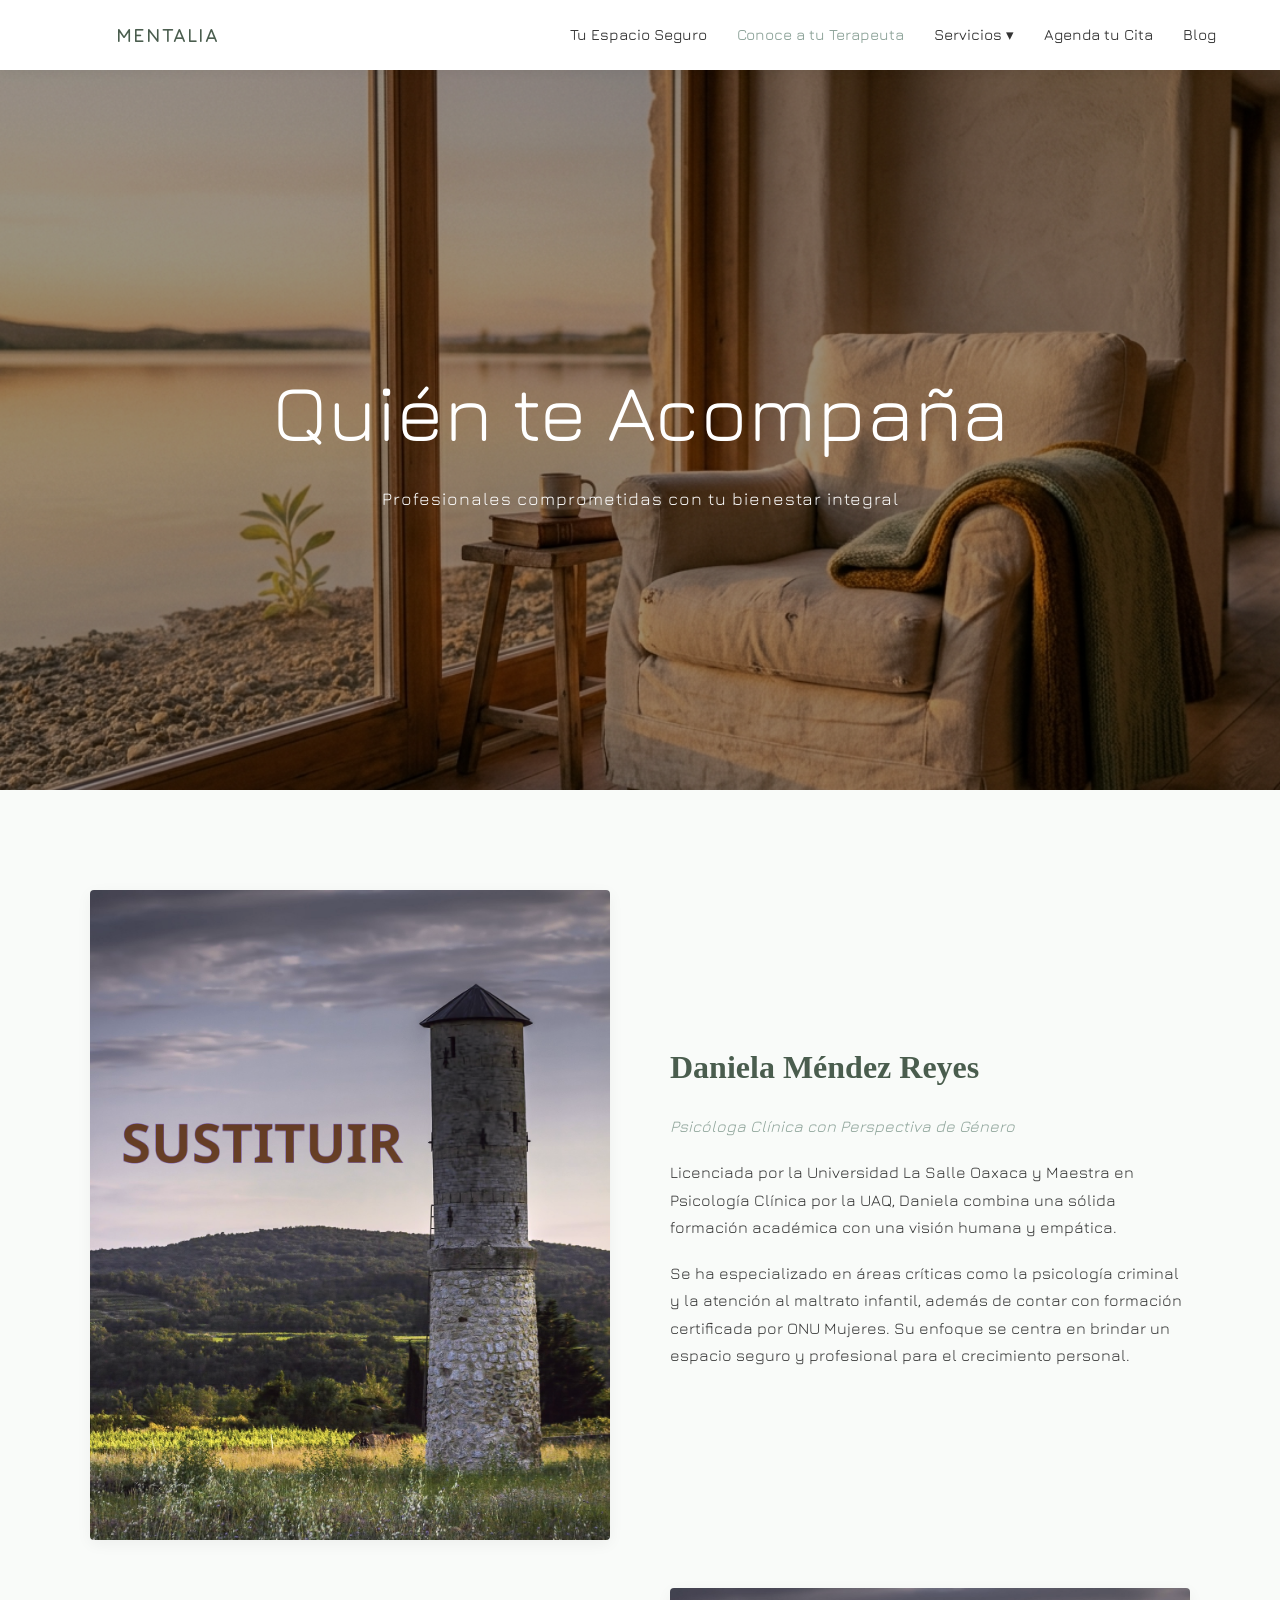
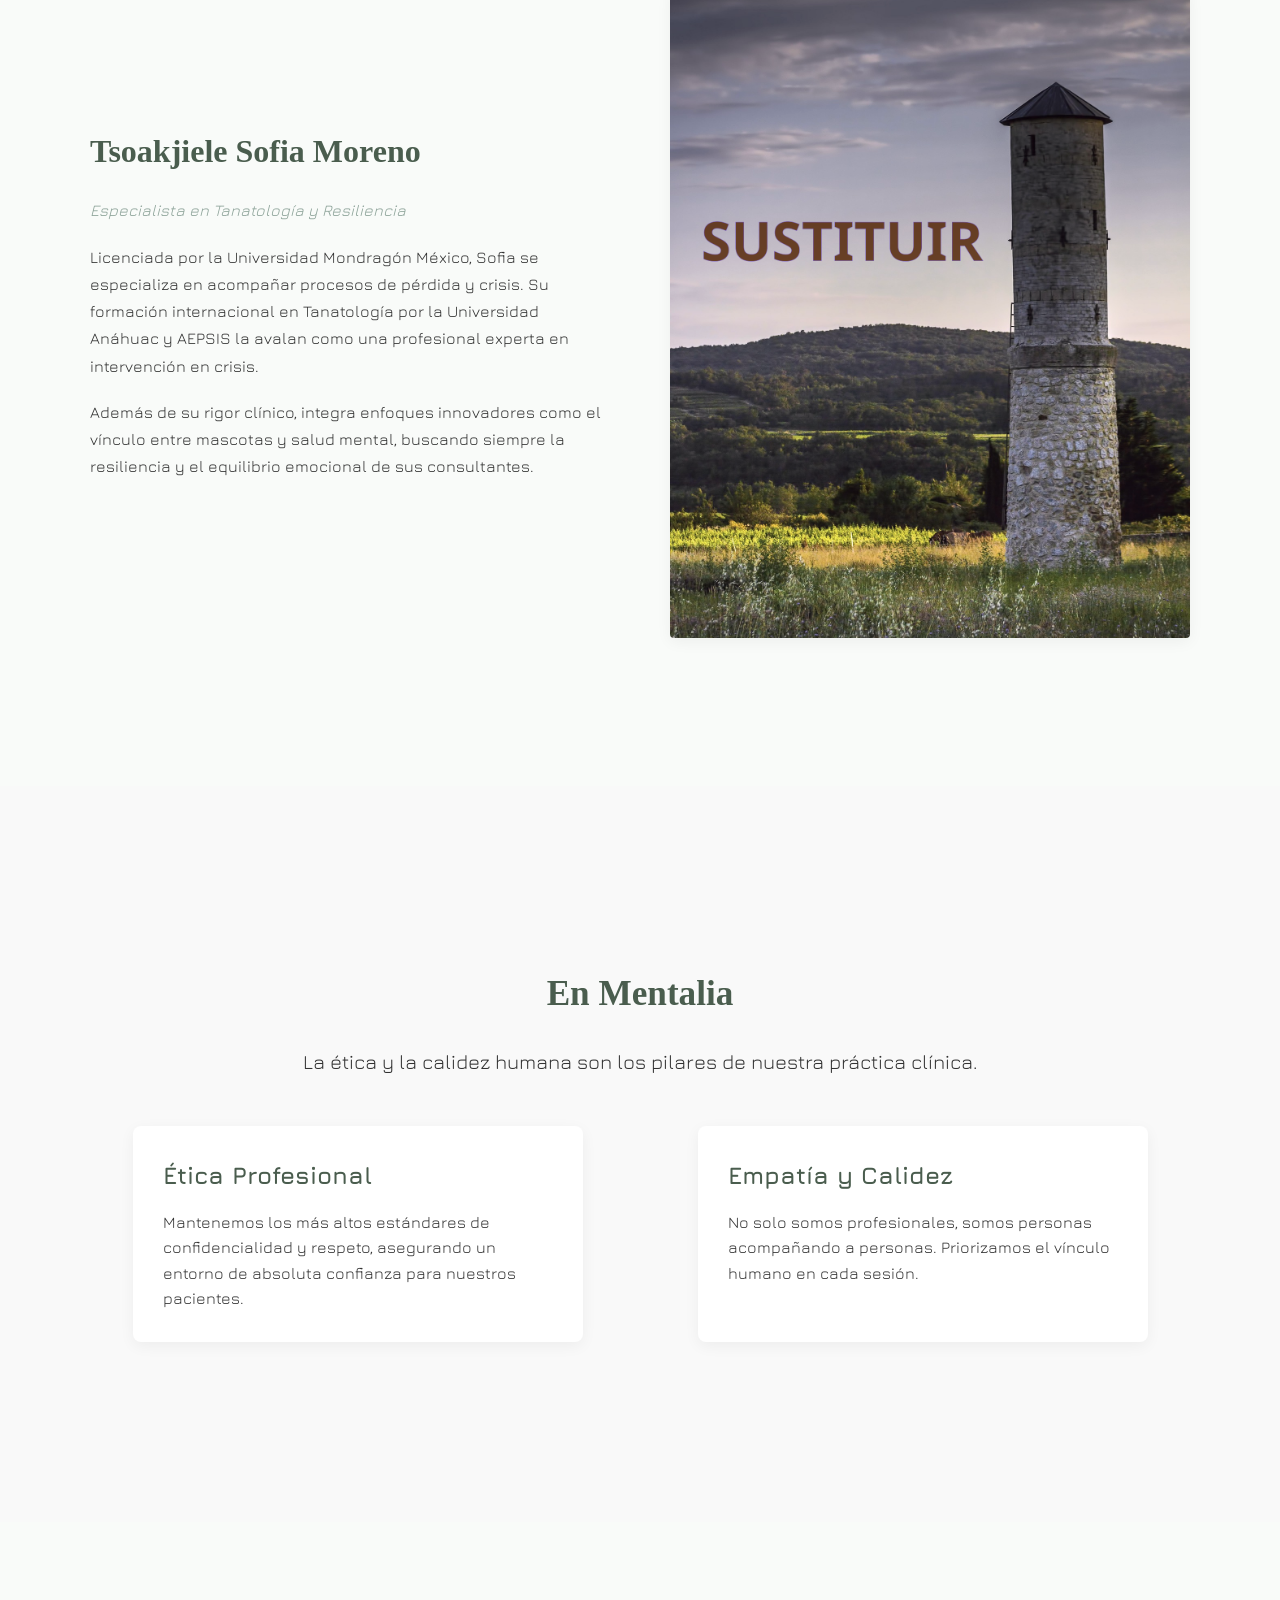
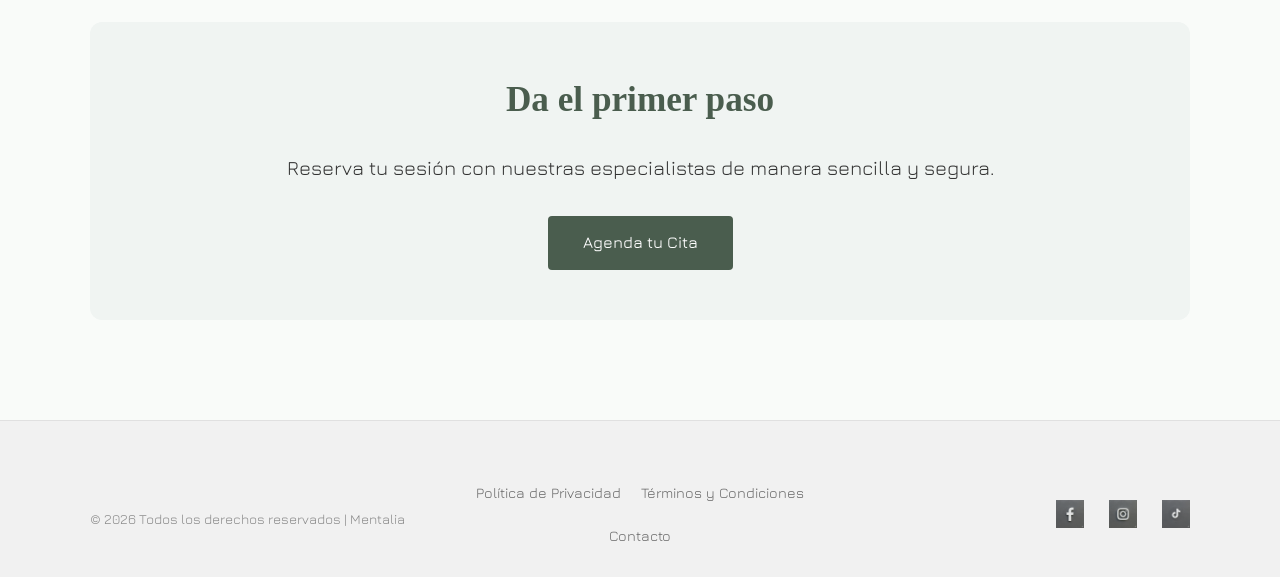
<file: equipo.html>
<!DOCTYPE html>
<html lang="es">
<head>
    <meta charset="UTF-8">
    <meta name="viewport" content="width=device-width, initial-scale=1.0">
    <title>Conoce a tu Terapeuta | Mentalia - Clínica de Psicología Integral</title>
    <link rel="preconnect" href="https://fonts.googleapis.com">
    <link rel="preconnect" href="https://fonts.gstatic.com" crossorigin>
    <link href="https://fonts.googleapis.com/css2?family=Jura:wght@300..700&display=swap" rel="stylesheet">
    <link rel="stylesheet" href="css/styles.css">
    <link rel="icon" type="image/png" href="images/logo.png">
</head>
<body>

    <header class="main-header">
        <nav class="nav-container">
            <div class="logo">
                <img src="images/logo.png" alt="Logo Mentalia" class="logo-img">
                <span>Mentalia</span>
            </div>

            <button class="hamburger" id="hamburger" aria-label="Abrir menú">
                <span></span><span></span><span></span>
            </button>

            <ul class="nav-menu" id="nav-menu">
                <li><a href="index.html" class="nav-link">Tu Espacio Seguro</a></li>
                <li><a href="equipo.html" class="nav-link active">Conoce a tu Terapeuta</a></li>
                <li class="nav-item-dropdown">
                    <a href="servicios.html" class="nav-link">Servicios <span class="flecha">▾</span></a>
                    <ul class="submenu">
                        <li><a href="individual.html">Psicoterapia Individual</a></li>
                        <li><a href="estudiantes.html">Terapia para Estudiantes</a></li>
                        <li><a href="talleres.html">Talleres</a></li>
                    </ul>
                </li>
                <li><a href="agenda.html" class="nav-link">Agenda tu Cita</a></li>
                <li><a href="blog.html" class="nav-link">Blog</a></li>
            </ul>
        </nav>
    </header>

    <main>
        <section class="hero-parallax" style="background-image: url('images/cabecera3.png');">
            <div class="hero-overlay">
                <div class="hero-content">
                    <h1>Quién te Acompaña</h1>
                    <p>Profesionales comprometidas con tu bienestar integral</p>
                </div>
            </div>
        </section>

        <section class="container section-padding">
            
            <div class="split-section mb-5">
                <div class="split-image">
                    <img src="images/imagenv0.png" alt="Psicóloga Daniela Méndez Reyes">
                </div>
                <div class="split-content">
                    <h2 class="editorial-title">Daniela Méndez Reyes</h2>
                    <p class="italic mb-4">Psicóloga Clínica con Perspectiva de Género</p>
                    <p>Licenciada por la Universidad La Salle Oaxaca y Maestra en Psicología Clínica por la UAQ, Daniela combina una sólida formación académica con una visión humana y empática.</p>
                    <p>Se ha especializado en áreas críticas como la psicología criminal y la atención al maltrato infantil, además de contar con formación certificada por ONU Mujeres. Su enfoque se centra en brindar un espacio seguro y profesional para el crecimiento personal.</p>
                </div>
            </div>

            <div class="split-section split-reverse mb-5">
                <div class="split-image">
                    <img src="images/imagenv0.png" alt="Psicóloga Tsoakjiele Sofia Moreno">
                </div>
                <div class="split-content">
                    <h2 class="editorial-title">Tsoakjiele Sofia Moreno</h2>
                    <p class="italic mb-4">Especialista en Tanatología y Resiliencia</p>
                    <p>Licenciada por la Universidad Mondragón México, Sofia se especializa en acompañar procesos de pérdida y crisis. Su formación internacional en Tanatología por la Universidad Anáhuac y AEPSIS la avalan como una profesional experta en intervención en crisis.</p>
                    <p>Además de su rigor clínico, integra enfoques innovadores como el vínculo entre mascotas y salud mental, buscando siempre la resiliencia y el equilibrio emocional de sus consultantes.</p>
                </div>
            </div>

        </section>

        <section class="bg-light section-padding">
            <div class="container">
                <div class="text-center mb-5">
                    <h2 class="editorial-title">En Mentalia</h2>
                    <p class="intro-text">La ética y la calidez humana son los pilares de nuestra práctica clínica.</p>
                </div>
                <div class="cards-section">
                    <div class="card-vertical">
                        <div class="card-text">
                            <h3>Ética Profesional</h3>
                            <p>Mantenemos los más altos estándares de confidencialidad y respeto, asegurando un entorno de absoluta confianza para nuestros pacientes.</p>
                        </div>
                    </div>
                    <div class="card-vertical">
                        <div class="card-text">
                            <h3>Empatía y Calidez</h3>
                            <p>No solo somos profesionales, somos personas acompañando a personas. Priorizamos el vínculo humano en cada sesión.</p>
                        </div>
                    </div>
                </div>
            </div>
        </section>

        <section class="booking-preview container section-padding">
            <div class="cta-box text-center">
                <h2 class="editorial-title">Da el primer paso</h2>
                <p class="intro-text mb-4">Reserva tu sesión con nuestras especialistas de manera sencilla y segura.</p>
                <a href="agenda.html" class="btn-primary">Agenda tu Cita</a>
            </div>
        </section>
    </main>
    
    <footer>
        <div class="footer-container">
            <div class="footer-social">
                <a href="https://www.facebook.com/mentaliamx?locale=es_LA" target="_blank" rel="noopener">
                    <img src="images/face.png" alt="Facebook Mentalia" class="social-icon">
                </a>
                <a href="https://www.instagram.com/mentalia_psic/" target="_blank" rel="noopener">
                    <img src="images/insta.png" alt="Instagram Mentalia" class="social-icon">
                </a>
                <a href="https://www.tiktok.com/@mentalia_psic?_t=ZS-8vyxa1Gy9pA&_r=1" target="_blank" rel="noopener">
                    <img src="images/tik.png" alt="TikTok Mentalia" class="social-icon">
                </a>
            </div>

            <nav class="footer-nav">
                <a href="politicas.html">Política de Privacidad</a>
                <a href="terminos.html">Términos y Condiciones</a>
                <a href="contacto.html">Contacto</a>
            </nav>

            <div class="footer-info">
                <p>&copy; 2026 Todos los derechos reservados | Mentalia</p>
            </div>
        </div>
    </footer>

    <script src="js/script.js"></script>
</body>
</html>
</file>
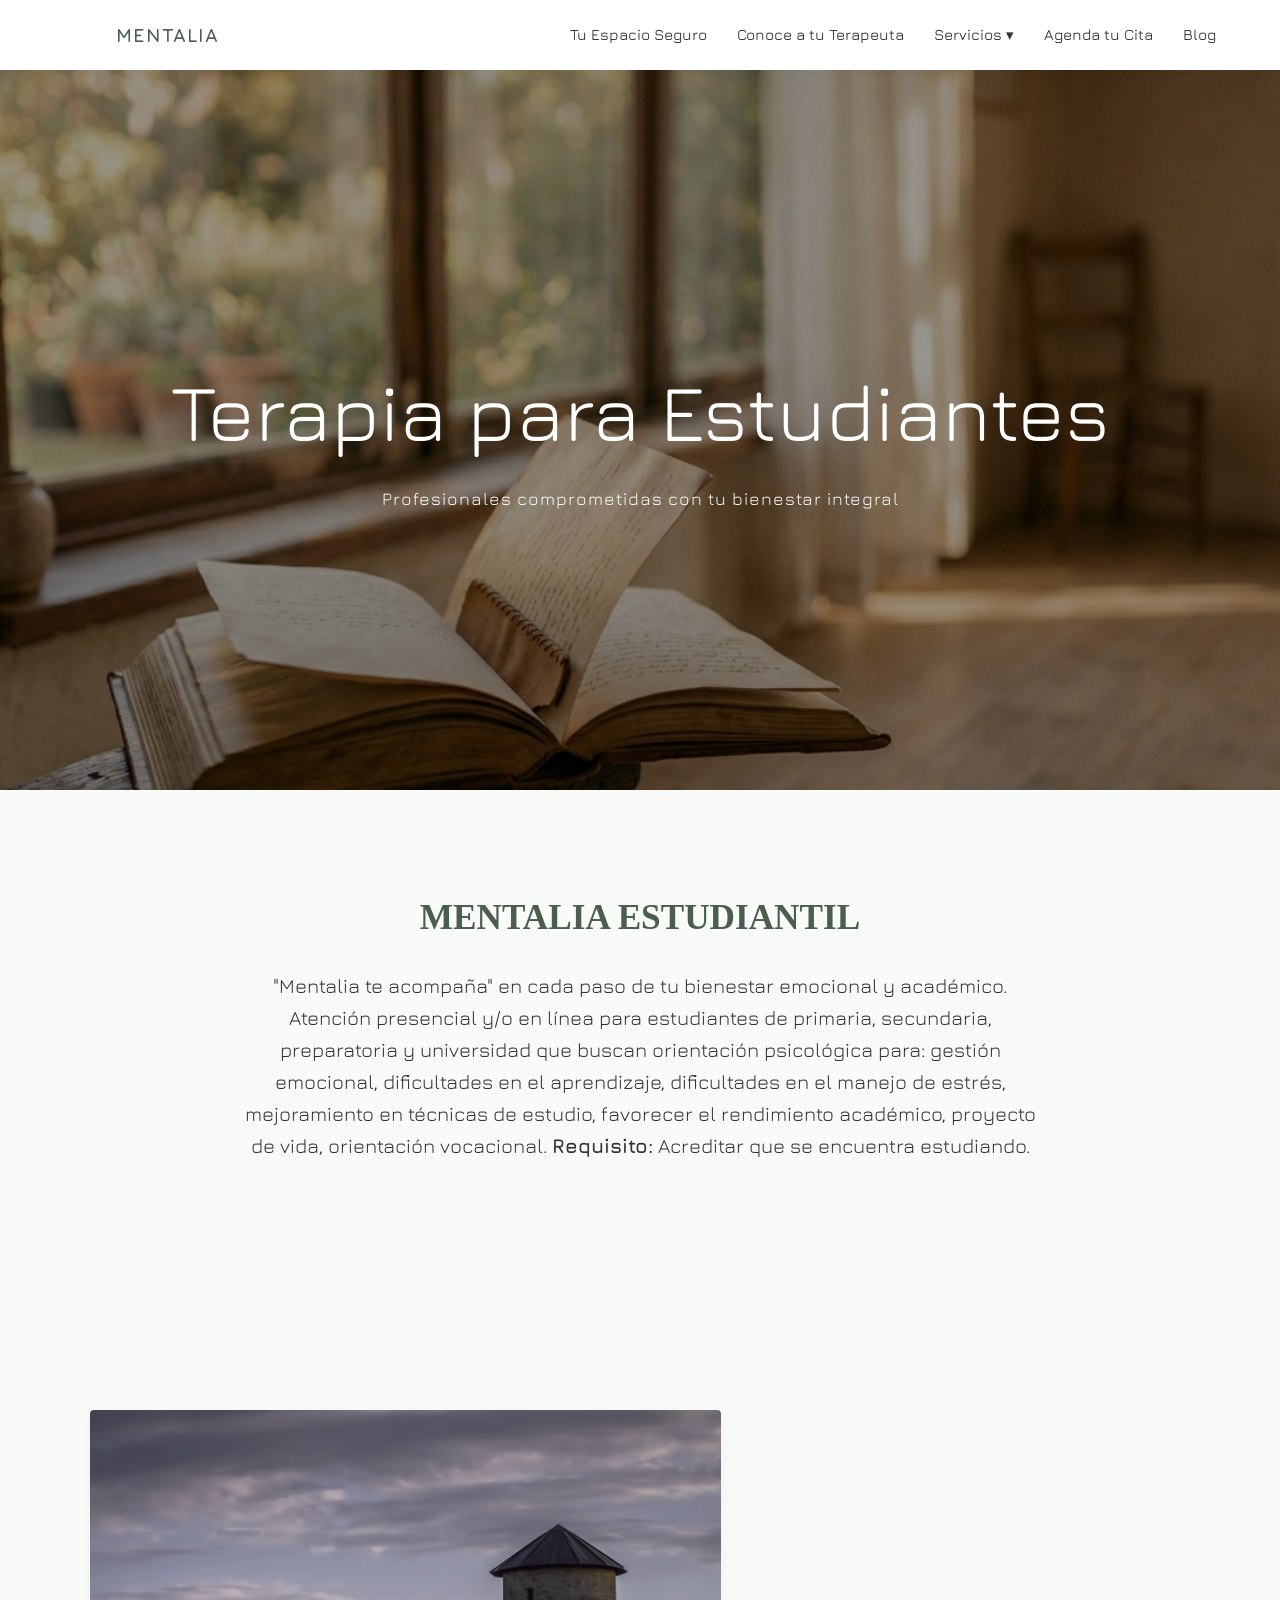
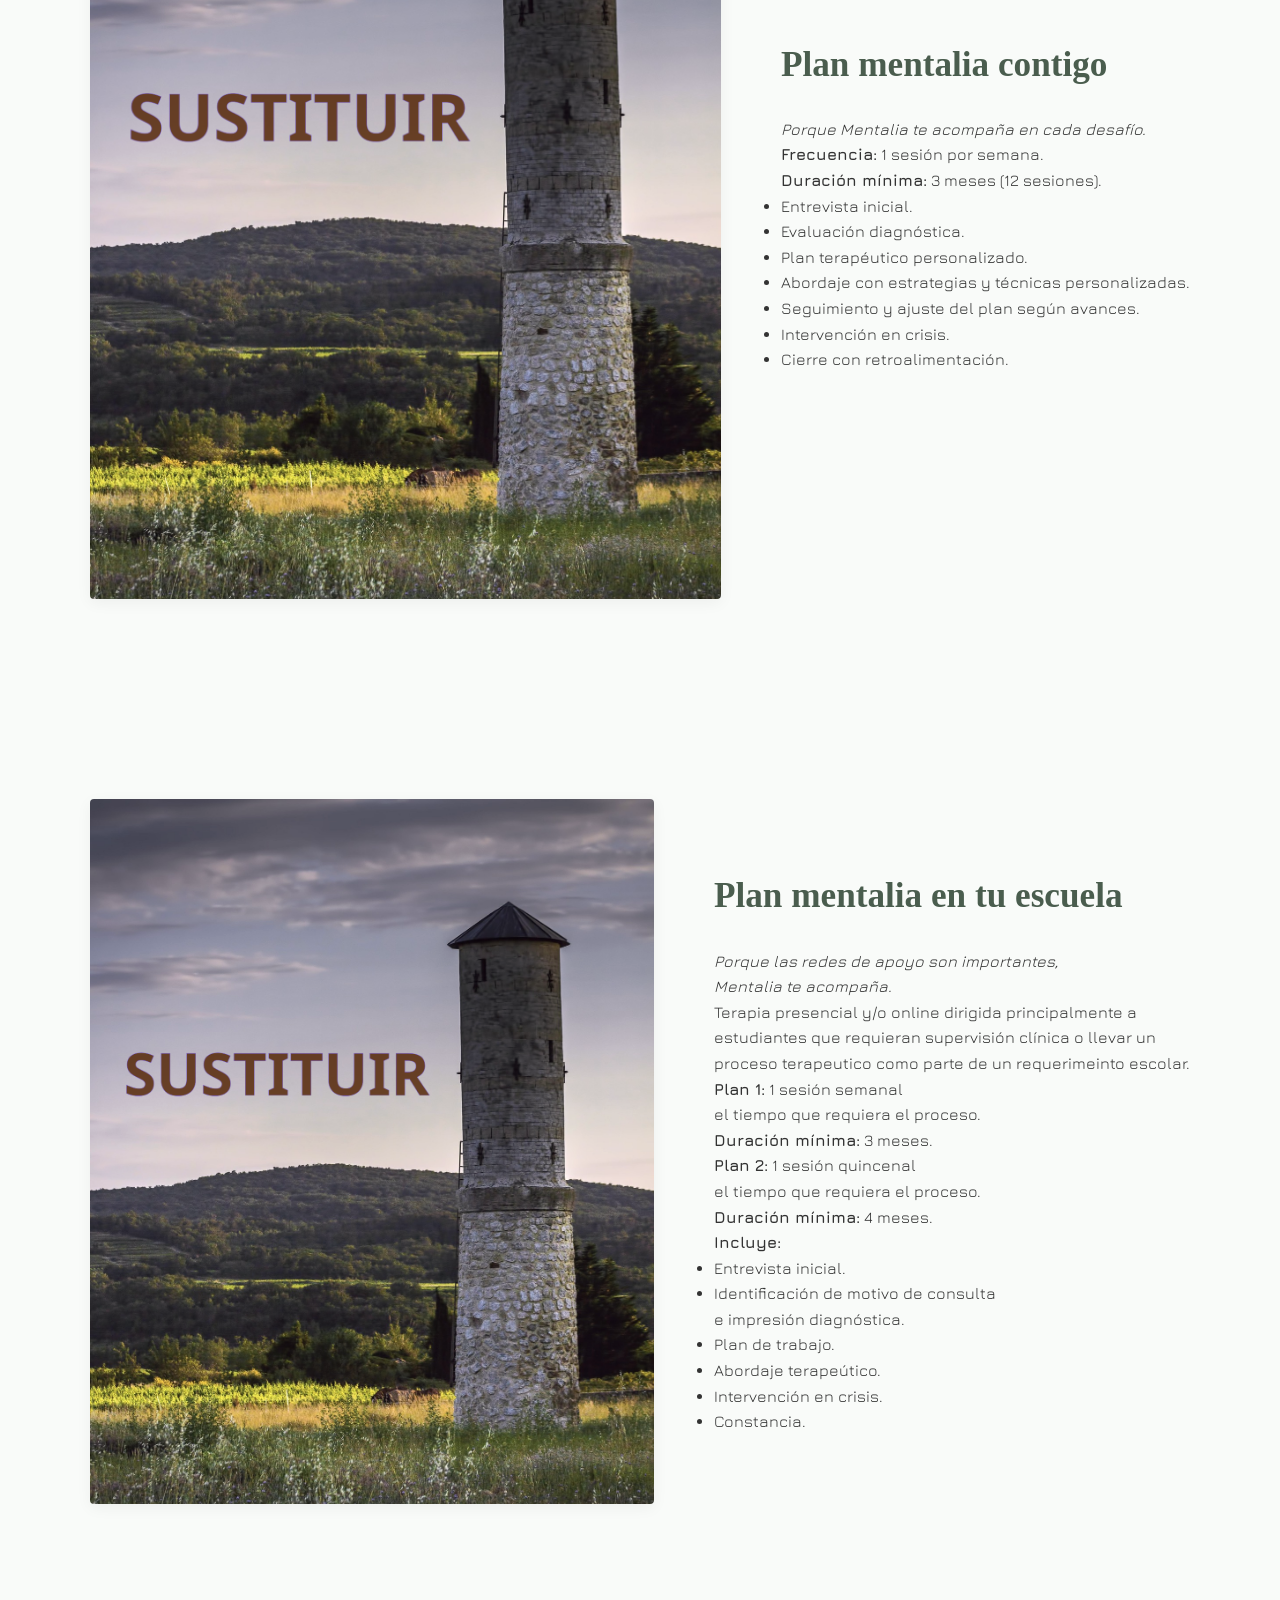
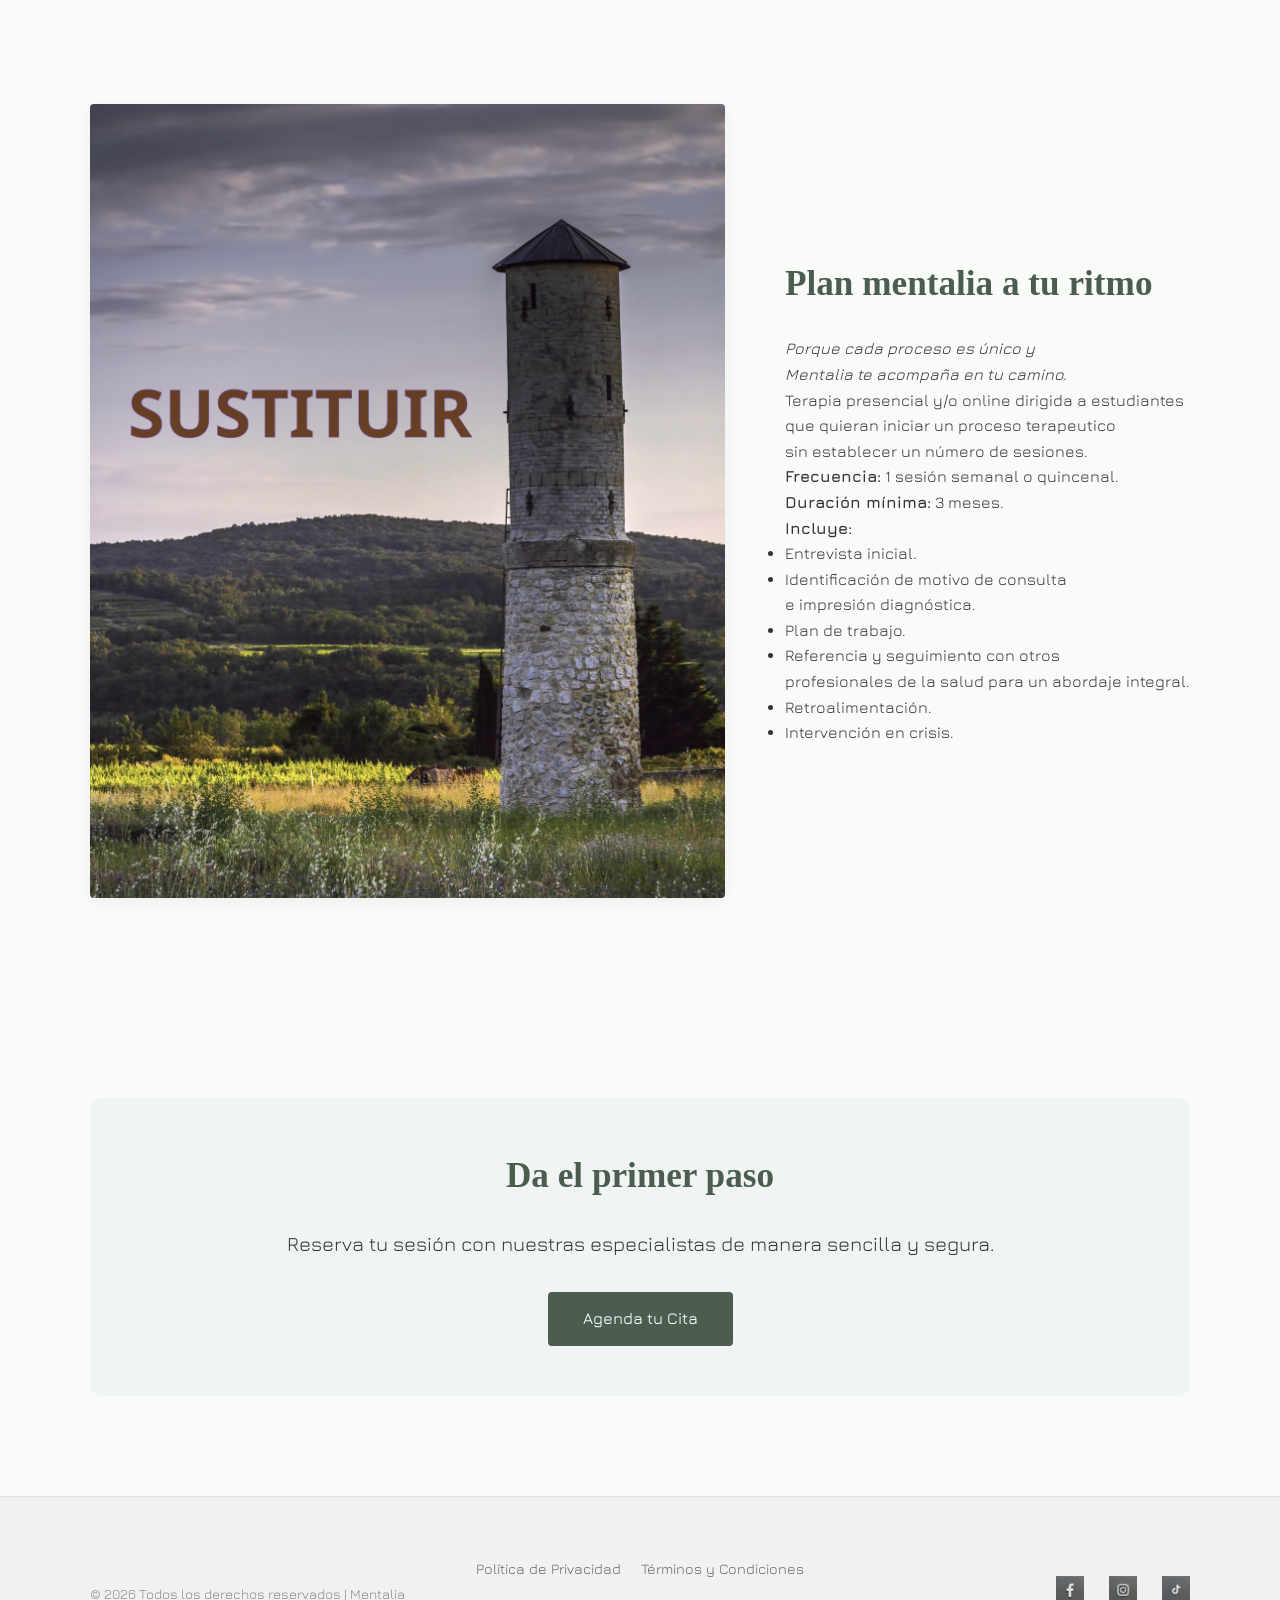
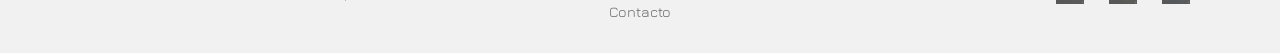
<file: estudiantes.html>
<!DOCTYPE html>
<html lang="es">
<head>
    <meta charset="UTF-8">
    <meta name="viewport" content="width=device-width, initial-scale=1.0">
    <title>Terapia para Estudiantes | Mentalia - Clínica de Psicología Integral</title>
    <link rel="preconnect" href="https://fonts.googleapis.com">
    <link rel="preconnect" href="https://fonts.gstatic.com" crossorigin>
    <link href="https://fonts.googleapis.com/css2?family=Jura:wght@300..700&display=swap" rel="stylesheet">
    <link rel="stylesheet" href="css/styles.css">
    <link rel="icon" type="image/png" href="images/logo.png">
</head>
<body>

    <header class="main-header">
        <nav class="nav-container">
            <div class="logo">
                <img src="images/logo.png" alt="Logo Mentalia" class="logo-img">
                <span>Mentalia</span>
            </div>

            <button class="hamburger" id="hamburger" aria-label="Abrir menú">
                <span></span><span></span><span></span>
            </button>

            <ul class="nav-menu" id="nav-menu">
                <li><a href="index.html" class="nav-link">Tu Espacio Seguro</a></li>
                <li><a href="equipo.html" class="nav-link">Conoce a tu Terapeuta</a></li>
                <li class="nav-item-dropdown">
                    <a href="servicios.html" class="nav-link">Servicios <span class="flecha">▾</span></a>
                    <ul class="submenu">
                        <li><a href="individual.html">Psicoterapia Individual</a></li>
                        <li><a href="estudiantes.html">Terapia para Estudiantes</a></li>
                        <li><a href="talleres.html">Talleres</a></li>
                    </ul>
                </li>
                <li><a href="agenda.html" class="nav-link">Agenda tu Cita</a></li>
                <li><a href="blog.html" class="nav-link">Blog</a></li>
            </ul>
        </nav>
    </header>
    <main>
        <section class="hero-parallax" style="background-image: url('images/cabecera8.png');">
            <div class="hero-overlay">
                <div class="hero-content">
                    <h1>Terapia para Estudiantes</h1>
                    <p>Profesionales comprometidas con tu bienestar integral</p>
                </div>
            </div>
        </section>

        <section class="container section-padding-top">
            <div class="text-center mb-5">
                <h2 class="editorial-title">MENTALIA ESTUDIANTIL</h2>
                <p class="intro-text">
                    "Mentalia te acompaña" en cada paso de tu bienestar emocional y académico. 
                    Atención presencial y/o en línea para estudiantes de primaria, secundaria, preparatoria y universidad que buscan orientación psicológica para: gestión emocional, dificultades en el aprendizaje, dificultades en el manejo de estrés, mejoramiento en técnicas de estudio, favorecer el rendimiento académico, proyecto de vida, orientación vocacional.
                    <strong>Requisito:</strong> Acreditar que se encuentra estudiando.</p>
            </div>
        </section>

        <section class="container section-padding">
            <div class="split-section">
                <div class="split-image">
                    <img src="images/imagenv0.png" alt="Plan Mentalia Contigo" class="img-fluid">
                </div>
                <div class="split-text">
                    <h3 class="editorial-title">Plan mentalia contigo</h3>
                    <p><em>Porque Mentalia te acompaña en cada desafío.</em></p>
                    <p class="mt-3"><strong>Frecuencia:</strong> 1 sesión por semana.<br>
                    <strong>Duración mínima:</strong> 3 meses (12 sesiones).</p>
                    <ul class="therapy-list mt-3">
                        <li>Entrevista inicial.</li>
                        <li>Evaluación diagnóstica.</li>
                        <li>Plan terapéutico personalizado.</li>
                        <li>Abordaje con estrategias y técnicas personalizadas.</li>
                        <li>Seguimiento y ajuste del plan según avances.</li>
                        <li>Intervención en crisis.</li>
                        <li>Cierre con retroalimentación.</li>
                    </ul>
                </div>
            </div>
        </section>
        <section class="container section-padding">
            <div class="split-section">
                <div class="split-image">
                    <img src="images/imagenv0.png" alt="Plan mentalia en tu escuela" class="img-fluid">
                </div>
                <div class="split-text">
                    <h3 class="editorial-title">Plan mentalia en tu escuela</h3>
                    <p><em>Porque las redes de apoyo son importantes, 
                        <br>Mentalia te acompaña.</em></p>
                    <p>Terapia presencial y/o online dirigida principalmente a<br>
                        estudiantes que requieran supervisión clínica o llevar un<br>
                        proceso terapeutico como parte de un requerimeinto escolar.</p>
                    <p class="mt-3"><strong>Plan 1:</strong> 1 sesión semanal 
                        <br>el tiempo que  requiera el proceso.<br>
                    <strong>Duración mínima:</strong> 3 meses.</p>
                    <p class="mt-3"><strong>Plan 2:</strong> 1 sesión quincenal
                        <br>el tiempo que  requiera el proceso.<br>
                    <strong>Duración mínima:</strong> 4 meses.</p>
                     <p class="mt-3"><strong>Incluye:</strong>
                    <ul class="therapy-list mt-3">
                        <li>Entrevista inicial.</li>
                        <li>Identificación de motivo de consulta <br>
                            e impresión diagnóstica.</li>
                        <li>Plan de trabajo.</li>
                        <li>Abordaje terapeútico.</li>
                        <li>Intervención en crisis.</li>
                        <li>Constancia.</li>
                    </ul>
                </div>
            </div>
        </section>

        <section class="container section-padding">
            <div class="split-section">
                <div class="split-image">
                    <img src="images/imagenv0.png" alt="Plan mentalia a tu ritmo" class="img-fluid">
                </div>
                <div class="split-text">
                    <h3 class="editorial-title">Plan mentalia a tu ritmo</h3>
                    <p><em>Porque cada proceso es único y <br>
                        Mentalia te acompaña en tu camino.</em></p>
                    <p>Terapia presencial y/o online dirigida a estudiantes<br>
                        que quieran iniciar un proceso terapeutico<br>
                         sin establecer un número de sesiones.<br>
                    <p class="mt-3"><strong>Frecuencia:</strong> 1 sesión semanal o quincenal.<br>
                    <strong>Duración mínima:</strong> 3 meses.</p>
                    <p class="mt-3"><strong>Incluye:</strong>
                    <ul class="therapy-list mt-3">
                        <li>Entrevista inicial.</li>
                        <li>Identificación de motivo de consulta <br>
                            e impresión diagnóstica.</li>
                        <li>Plan de trabajo.</li>
                        <li>Referencia y seguimiento con otros <br>
                            profesionales de la salud para un abordaje integral.</li>
                        <li>Retroalimentación.</li>
                        <li>Intervención en crisis.</li>
                    </ul>
                </div>
            </div>
        </section>

        <section class="booking-preview container section-padding-bottom">
            <div class="cta-box text-center">
                <h2 class="editorial-title">Da el primer paso</h2>
                <p class="intro-text mb-4">Reserva tu sesión con nuestras especialistas de manera sencilla y segura.</p>
                <a href="agenda.html" class="btn-primary">Agenda tu Cita</a>
            </div>
        </section>
    </main>
    
    <footer>
        <div class="footer-container">
            <div class="footer-social">
                <a href="https://www.facebook.com/mentaliamx?locale=es_LA" target="_blank" rel="noopener">
                    <img src="images/face.png" alt="Facebook Mentalia" class="social-icon">
                </a>
                <a href="https://www.instagram.com/mentalia_psic/" target="_blank" rel="noopener">
                    <img src="images/insta.png" alt="Instagram Mentalia" class="social-icon">
                </a>
                <a href="https://www.tiktok.com/@mentalia_psic?_t=ZS-8vyxa1Gy9pA&_r=1" target="_blank" rel="noopener">
                    <img src="images/tik.png" alt="TikTok Mentalia" class="social-icon">
                </a>
            </div>

            <nav class="footer-nav">
                <a href="politicas.html">Política de Privacidad</a>
                <a href="terminos.html">Términos y Condiciones</a>
                <a href="contacto.html">Contacto</a>
            </nav>

            <div class="footer-info">
                <p>&copy; 2026 Todos los derechos reservados | Mentalia</p>
            </div>
        </div>
    </footer>

    <script src="js/script.js"></script>
</body>
</html>
</file>
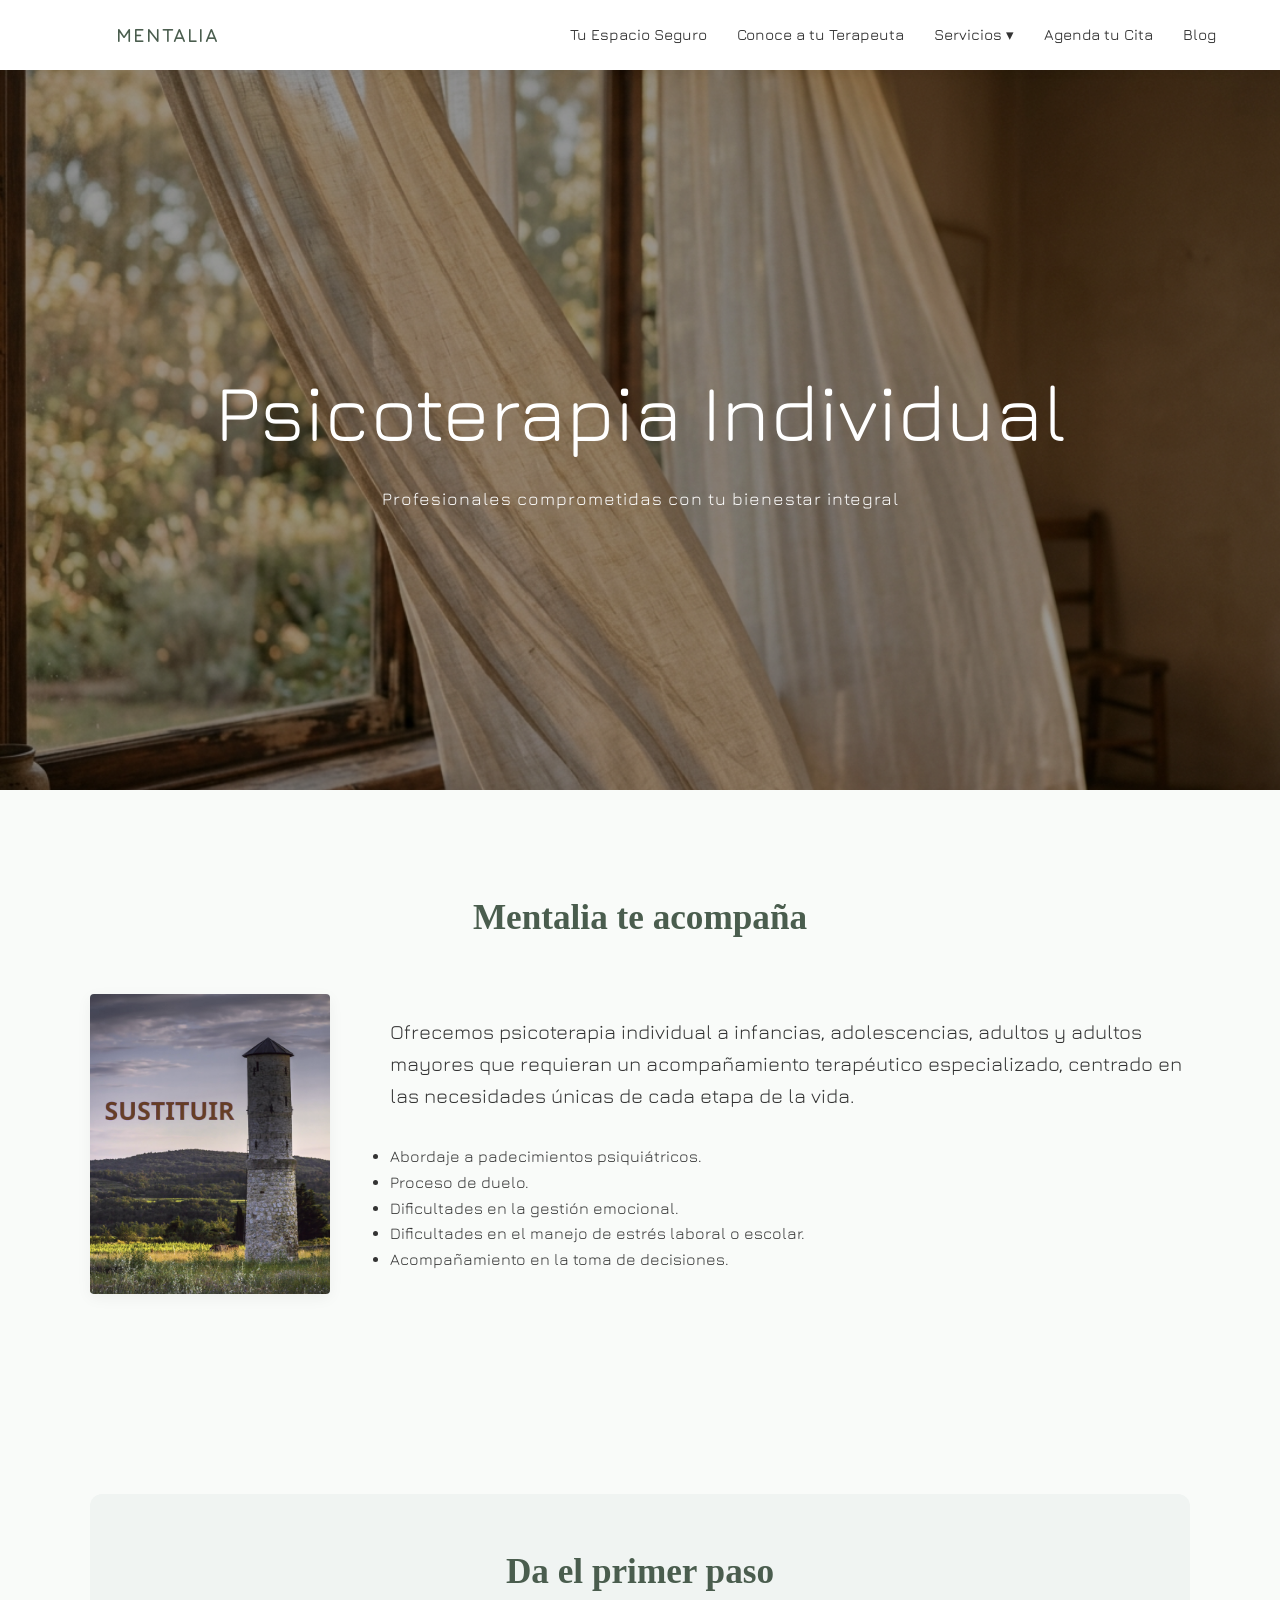
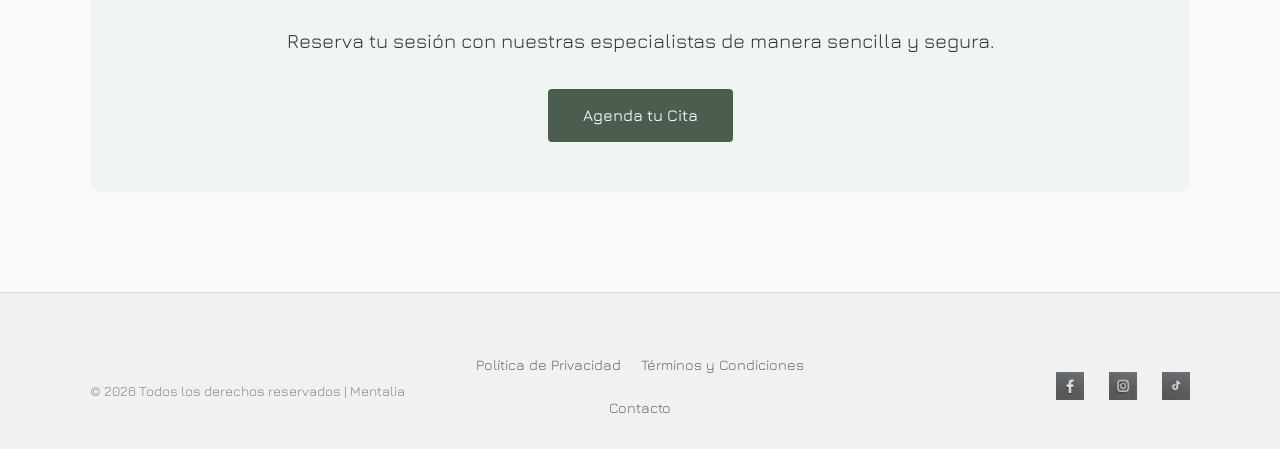
<file: individual.html>
<!DOCTYPE html>
<html lang="es">
<head>
    <meta charset="UTF-8">
    <meta name="viewport" content="width=device-width, initial-scale=1.0">
    <title>Psicoterapia Individual | Mentalia - Clínica de Psicología Integral</title>
    <link rel="preconnect" href="https://fonts.googleapis.com">
    <link rel="preconnect" href="https://fonts.gstatic.com" crossorigin>
    <link href="https://fonts.googleapis.com/css2?family=Jura:wght@300..700&display=swap" rel="stylesheet">
    <link rel="stylesheet" href="css/styles.css">
    <link rel="icon" type="image/png" href="images/logo.png">
</head>
<body>

    <header class="main-header">
        <nav class="nav-container">
            <div class="logo">
                <img src="images/logo.png" alt="Logo Mentalia" class="logo-img">
                <span>Mentalia</span>
            </div>

            <button class="hamburger" id="hamburger" aria-label="Abrir menú">
                <span></span><span></span><span></span>
            </button>

            <ul class="nav-menu" id="nav-menu">
                <li><a href="index.html" class="nav-link">Tu Espacio Seguro</a></li>
                <li><a href="equipo.html" class="nav-link">Conoce a tu Terapeuta</a></li>
                <li class="nav-item-dropdown">
                    <a href="servicios.html" class="nav-link">Servicios <span class="flecha">▾</span></a>
                    <ul class="submenu">
                        <li><a href="individual.html">Psicoterapia Individual</a></li>
                        <li><a href="estudiantes.html">Terapia para Estudiantes</a></li>
                        <li><a href="talleres.html">Talleres</a></li>
                    </ul>
                </li>
                <li><a href="agenda.html" class="nav-link">Agenda tu Cita</a></li>
                <li><a href="blog.html" class="nav-link">Blog</a></li>
            </ul>
        </nav>
    </header>
    <main>
        <section class="hero-parallax" style="background-image: url('images/cabecera6.png');">
            <div class="hero-overlay">
                <div class="hero-content">
                    <h1>Psicoterapia Individual</h1>
                    <p>Profesionales comprometidas con tu bienestar integral</p>
                </div>
            </div>
        </section>

        <section class="container section-padding">
            <div class="text-center mb-5">
                <h2 class="editorial-title">Mentalia te acompaña</h2>
            </div>

            <div class="split-section">
                <div class="split-image">
                    <img src="images/imagenv0.png" alt="Psicoterapia Individual Mentalia" class="img-fluid">
                </div>

                <div class="split-text">
                    <p class="intro-text">
                        Ofrecemos psicoterapia individual a infancias, adolescencias, adultos y adultos mayores que requieran un acompañamiento terapéutico especializado, centrado en las necesidades únicas de cada etapa de la vida.
                    </p>
                    <ul class="therapy-list mt-4">
                        <li>Abordaje a padecimientos psiquiátricos.</li>
                        <li>Proceso de duelo.</li>
                        <li>Dificultades en la gestión emocional.</li>
                        <li>Dificultades en el manejo de estrés laboral o escolar.</li>
                        <li>Acompañamiento en la toma de decisiones.</li>
                    </ul>
                </div>
            </div>
        </section>

        <section class="booking-preview container section-padding-bottom">
            <div class="cta-box text-center">
                <h2 class="editorial-title">Da el primer paso</h2>
                <p class="intro-text mb-4">Reserva tu sesión con nuestras especialistas de manera sencilla y segura.</p>
                <a href="agenda.html" class="btn-primary">Agenda tu Cita</a>
            </div>
        </section>
    </main>
    
    <footer>
        <div class="footer-container">
            <div class="footer-social">
                <a href="https://www.facebook.com/mentaliamx?locale=es_LA" target="_blank" rel="noopener">
                    <img src="images/face.png" alt="Facebook Mentalia" class="social-icon">
                </a>
                <a href="https://www.instagram.com/mentalia_psic/" target="_blank" rel="noopener">
                    <img src="images/insta.png" alt="Instagram Mentalia" class="social-icon">
                </a>
                <a href="https://www.tiktok.com/@mentalia_psic?_t=ZS-8vyxa1Gy9pA&_r=1" target="_blank" rel="noopener">
                    <img src="images/tik.png" alt="TikTok Mentalia" class="social-icon">
                </a>
            </div>

            <nav class="footer-nav">
                <a href="politicas.html">Política de Privacidad</a>
                <a href="terminos.html">Términos y Condiciones</a>
                <a href="contacto.html">Contacto</a>
            </nav>

            <div class="footer-info">
                <p>&copy; 2026 Todos los derechos reservados | Mentalia</p>
            </div>
        </div>
    </footer>

    <script src="js/script.js"></script>
</body>
</html>
</file>
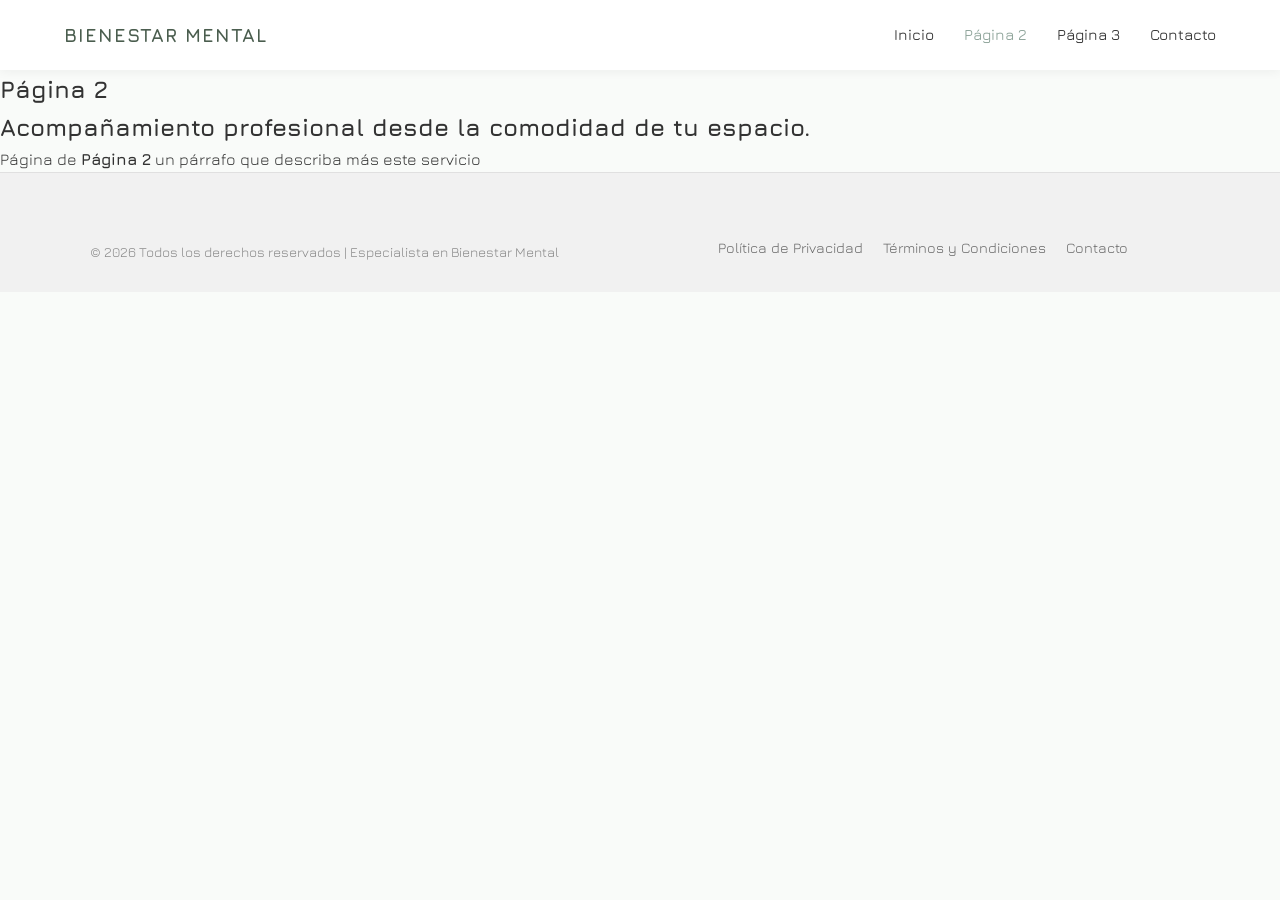
<file: pagina2.html>
<!DOCTYPE html>
<html lang="es">
<head>
    <meta charset="UTF-8">
    <meta name="viewport" content="width=device-width, initial-scale=1.0">
    <title>Página 2</title>
    <link rel="preconnect" href="https://fonts.googleapis.com">
    <link rel="preconnect" href="https://fonts.gstatic.com" crossorigin>
    <link href="https://fonts.googleapis.com/css2?family=Jura:wght@300..700&display=swap" rel="stylesheet">

    <link rel="stylesheet" href="css/styles.css">
</head>
<body>

    <header class="main-header">
        <nav class="nav-container">
            <div class="logo">
                <span>Bienestar Mental</span>
            </div>
            <ul class="nav-menu">
                <li><a href="index.html" class="nav-link">Inicio</a></li>
                <li><a href="pagina2.html" class="nav-link active">Página 2</a></li>
                <li><a href="pagina3.html" class="nav-link">Página 3</a></li>
                <li><a href="contacto.html" class="nav-link">Contacto</a></li>
            </ul>
        </nav>
    </header>

    <main>
        <section class="intro-section">
            <h1>Página 2</h1>
            <h2>Acompañamiento profesional desde la comodidad de tu espacio.</h2>
            
            <p>
                Página de
                <strong>Página 2</strong> un párrafo que describa más este servicio
            </p>

    </main>
    <footer>
        <div class="footer-container">
            <div class="footer-info">
                <p>&copy; 2026 Todos los derechos reservados | Especialista en Bienestar Mental</p>
            </div>
            <nav class="footer-nav">
                <a href="politicas.html">Política de Privacidad</a>
                <a href="terminos.html">Términos y Condiciones</a>
                <a href="contacto.html">Contacto</a>
            </nav>
        </div>
    </footer>
    <script src="js/script.js"></script>
</body>
</html>
</file>
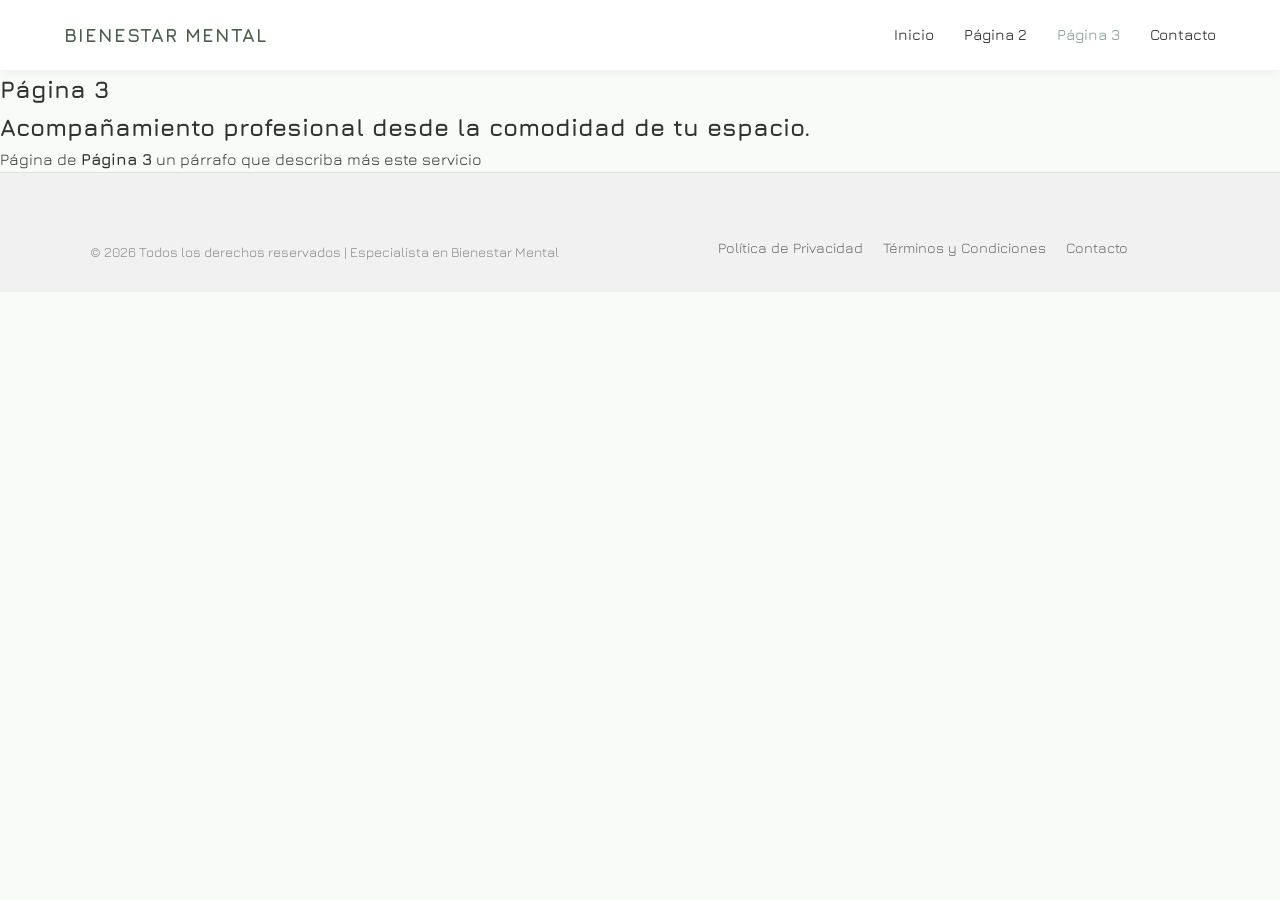
<file: pagina3.html>
<!DOCTYPE html>
<html lang="es">
<head>
    <meta charset="UTF-8">
    <meta name="viewport" content="width=device-width, initial-scale=1.0">
    <title>Página 3</title>
    <link rel="preconnect" href="https://fonts.googleapis.com">
    <link rel="preconnect" href="https://fonts.gstatic.com" crossorigin>
    <link href="https://fonts.googleapis.com/css2?family=Jura:wght@300..700&display=swap" rel="stylesheet">

    <link rel="stylesheet" href="css/styles.css">
</head>
<body>

    <header class="main-header">
        <nav class="nav-container">
            <div class="logo">
                <span>Bienestar Mental</span>
            </div>
            <ul class="nav-menu">
                <li><a href="index.html" class="nav-link">Inicio</a></li>
                <li><a href="pagina2.html" class="nav-link">Página 2</a></li>
                <li><a href="pagina3.html" class="nav-link active">Página 3</a></li>
                <li><a href="contacto.html" class="nav-link">Contacto</a></li>
            </ul>
        </nav>
    </header>

    <main>
        <section class="intro-section">
            <h1>Página 3</h1>
            <h2>Acompañamiento profesional desde la comodidad de tu espacio.</h2>
            
            <p>
                Página de
                <strong>Página 3</strong> un párrafo que describa más este servicio
            </p>

    </main>
    <footer>
        <div class="footer-container">
            <div class="footer-info">
                <p>&copy; 2026 Todos los derechos reservados | Especialista en Bienestar Mental</p>
            </div>
            <nav class="footer-nav">
                <a href="politicas.html">Política de Privacidad</a>
                <a href="terminos.html">Términos y Condiciones</a>
                <a href="contacto.html">Contacto</a>
            </nav>
        </div>
    </footer>
    <script src="js/script.js"></script>
</body>
</html>
</file>
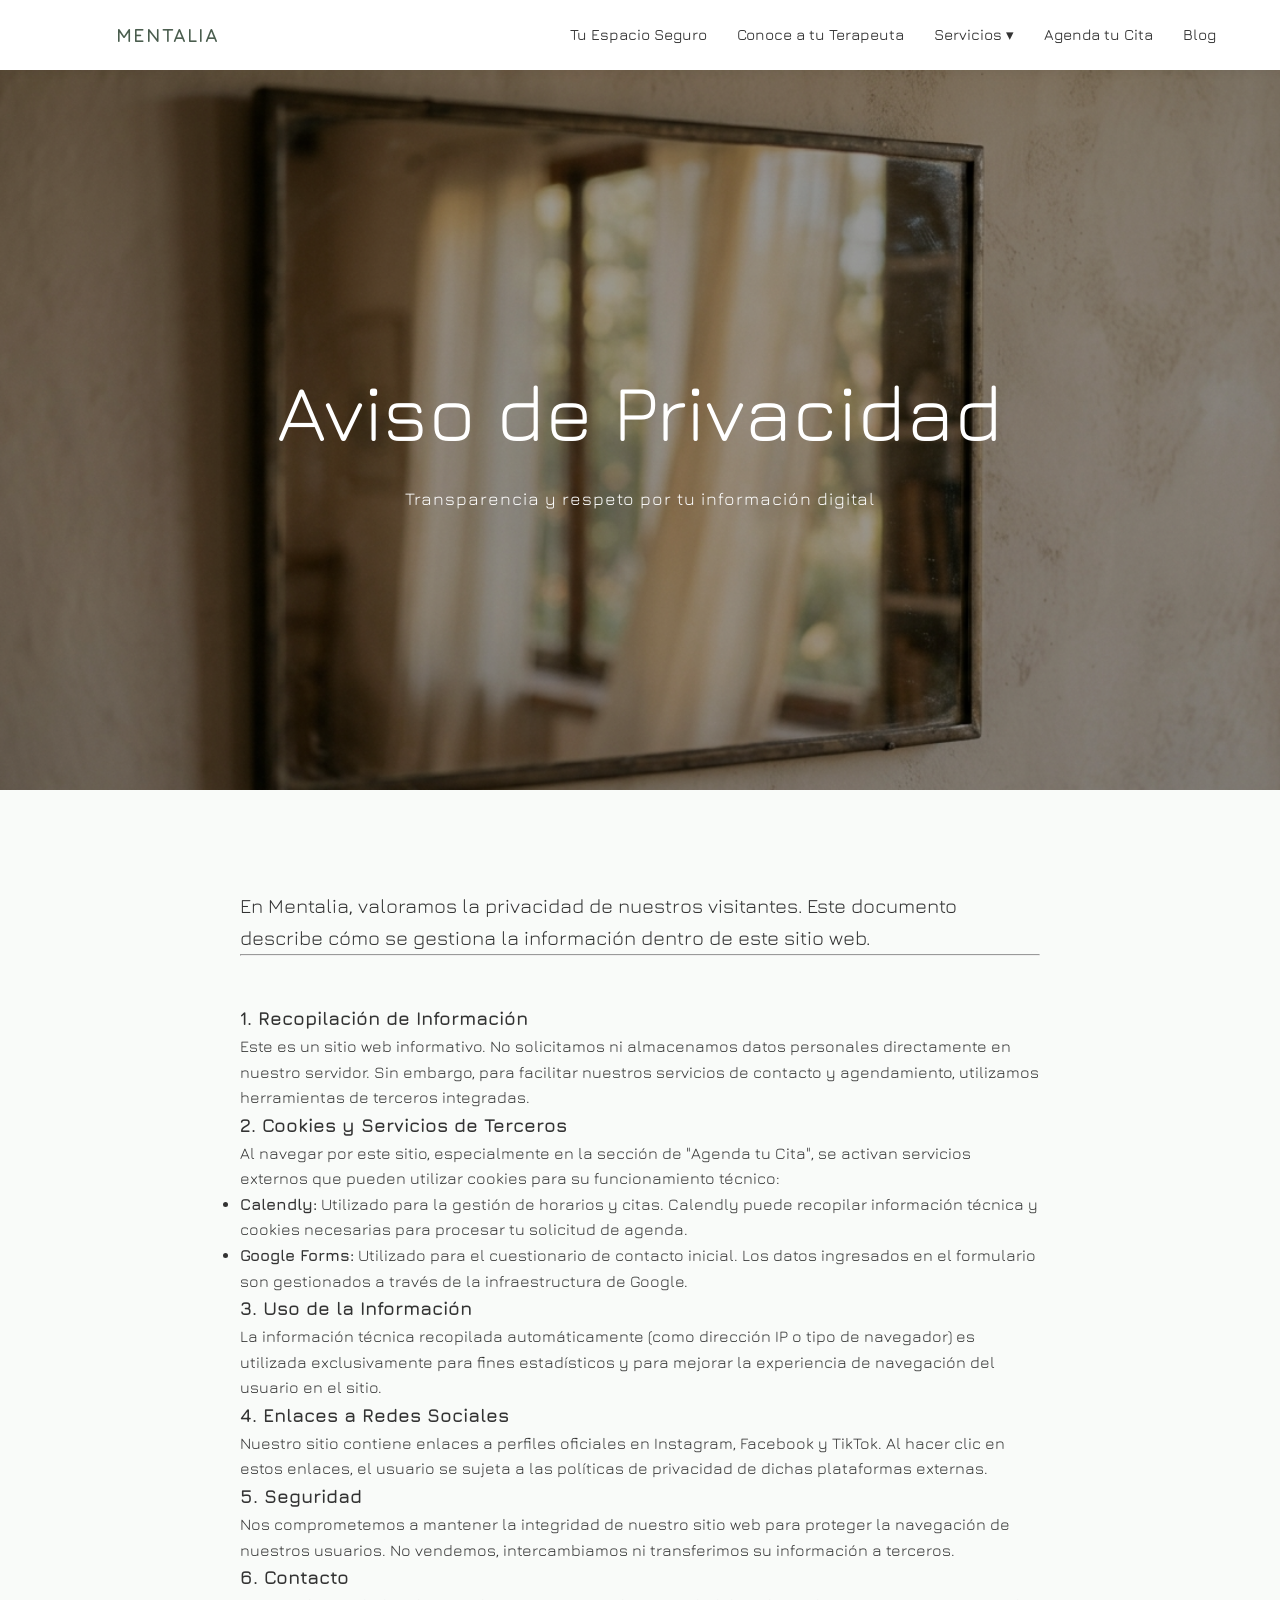
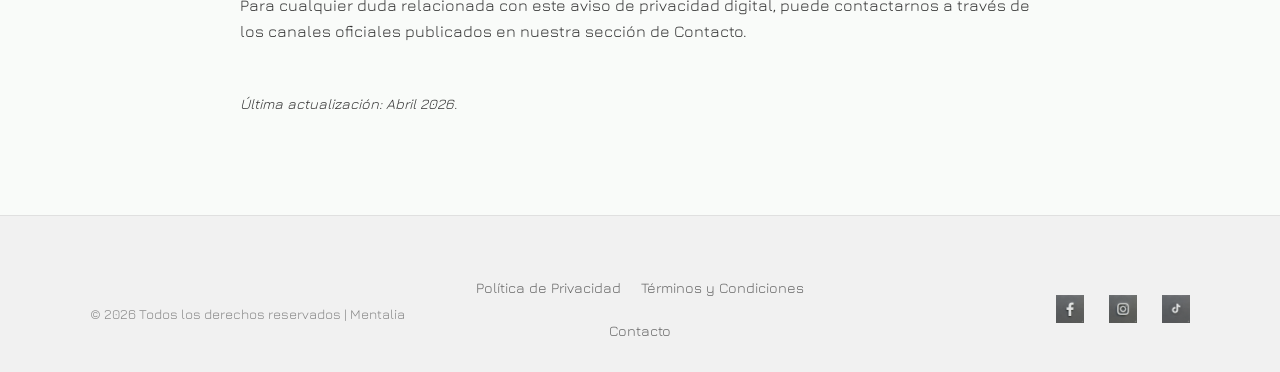
<file: politicas.html>
<!DOCTYPE html>
<html lang="es">
<head>
    <meta charset="UTF-8">
    <meta name="viewport" content="width=device-width, initial-scale=1.0">
    <title>Política de Privacidad | Mentalia - Clínica de Psicología Integral</title>
    <link rel="preconnect" href="https://fonts.googleapis.com">
    <link rel="preconnect" href="https://fonts.gstatic.com" crossorigin>
    <link href="https://fonts.googleapis.com/css2?family=Jura:wght@300..700&display=swap" rel="stylesheet">
    <link rel="stylesheet" href="css/styles.css">
    <link rel="icon" type="image/png" href="images/logo.png">
</head>
<body>

    <header class="main-header">
        <nav class="nav-container">
            <div class="logo">
                <img src="images/logo.png" alt="Logo Mentalia" class="logo-img">
                <span>Mentalia</span>
            </div>

            <button class="hamburger" id="hamburger" aria-label="Abrir menú">
                <span></span><span></span><span></span>
            </button>

            <ul class="nav-menu" id="nav-menu">
                <li><a href="index.html" class="nav-link">Tu Espacio Seguro</a></li>
                <li><a href="equipo.html" class="nav-link">Conoce a tu Terapeuta</a></li>
                <li class="nav-item-dropdown">
                    <a href="servicios.html" class="nav-link">Servicios <span class="flecha">▾</span></a>
                    <ul class="submenu">
                        <li><a href="individual.html">Psicoterapia Individual</a></li>
                        <li><a href="estudiantes.html">Terapia para Estudiantes</a></li>
                        <li><a href="talleres.html">Talleres</a></li>
                    </ul>
                </li>
                <li><a href="agenda.html" class="nav-link">Agenda tu Cita</a></li>
                <li><a href="blog.html" class="nav-link">Blog</a></li>
            </ul>
        </nav>
    </header>
    
    <main>
        <section class="hero-parallax" style="background-image: url('images/cabecera7.png');">
            <div class="hero-overlay">
                <div class="hero-content">
                    <h1>Aviso de Privacidad</h1>
                    <p>Transparencia y respeto por tu información digital</p>
                </div>
            </div>
        </section>

        <section class="container section-padding">
            <div class="editorial-content" style="max-width: 800px; margin: 0 auto;">
                <p class="intro-text">
                    En Mentalia, valoramos la privacidad de nuestros visitantes. Este documento describe cómo se gestiona la información dentro de este sitio web.
                </p>

                <hr class="mb-5">

                <h3>1. Recopilación de Información</h3>
                <p>
                    Este es un sitio web informativo. No solicitamos ni almacenamos datos personales directamente en nuestro servidor. Sin embargo, para facilitar nuestros servicios de contacto y agendamiento, utilizamos herramientas de terceros integradas.
                </p>

                <h3>2. Cookies y Servicios de Terceros</h3>
                <p>
                    Al navegar por este sitio, especialmente en la sección de "Agenda tu Cita", se activan servicios externos que pueden utilizar cookies para su funcionamiento técnico:
                </p>
                <ul>
                    <li><strong>Calendly:</strong> Utilizado para la gestión de horarios y citas. Calendly puede recopilar información técnica y cookies necesarias para procesar tu solicitud de agenda.</li>
                    <li><strong>Google Forms:</strong> Utilizado para el cuestionario de contacto inicial. Los datos ingresados en el formulario son gestionados a través de la infraestructura de Google.</li>
                </ul>

                <h3>3. Uso de la Información</h3>
                <p>
                    La información técnica recopilada automáticamente (como dirección IP o tipo de navegador) es utilizada exclusivamente para fines estadísticos y para mejorar la experiencia de navegación del usuario en el sitio.
                </p>

                <h3>4. Enlaces a Redes Sociales</h3>
                <p>
                    Nuestro sitio contiene enlaces a perfiles oficiales en Instagram, Facebook y TikTok. Al hacer clic en estos enlaces, el usuario se sujeta a las políticas de privacidad de dichas plataformas externas.
                </p>

                <h3>5. Seguridad</h3>
                <p>
                    Nos comprometemos a mantener la integridad de nuestro sitio web para proteger la navegación de nuestros usuarios. No vendemos, intercambiamos ni transferimos su información a terceros.
                </p>

                <h3>6. Contacto</h3>
                <p>
                    Para cualquier duda relacionada con este aviso de privacidad digital, puede contactarnos a través de los canales oficiales publicados en nuestra sección de Contacto.
                </p>

                <p class="mt-5" style="font-style: italic; font-size: 0.9rem;">
                    Última actualización: Abril 2026.
                </p>
            </div>
        </section>
    </main>
    
    <footer>
        <div class="footer-container">
            <div class="footer-social">
                <a href="https://www.facebook.com/mentaliamx?locale=es_LA" target="_blank" rel="noopener">
                    <img src="images/face.png" alt="Facebook Mentalia" class="social-icon">
                </a>
                <a href="https://www.instagram.com/mentalia_psic/" target="_blank" rel="noopener">
                    <img src="images/insta.png" alt="Instagram Mentalia" class="social-icon">
                </a>
                <a href="https://www.tiktok.com/@mentalia_psic?_t=ZS-8vyxa1Gy9pA&_r=1" target="_blank" rel="noopener">
                    <img src="images/tik.png" alt="TikTok Mentalia" class="social-icon">
                </a>
            </div>

            <nav class="footer-nav">
                <a href="politicas.html">Política de Privacidad</a>
                <a href="terminos.html">Términos y Condiciones</a>
                <a href="contacto.html">Contacto</a>
            </nav>

            <div class="footer-info">
                <p>&copy; 2026 Todos los derechos reservados | Mentalia</p>
            </div>
        </div>
    </footer>

    <script src="js/script.js"></script>
</body>
</html>
</file>
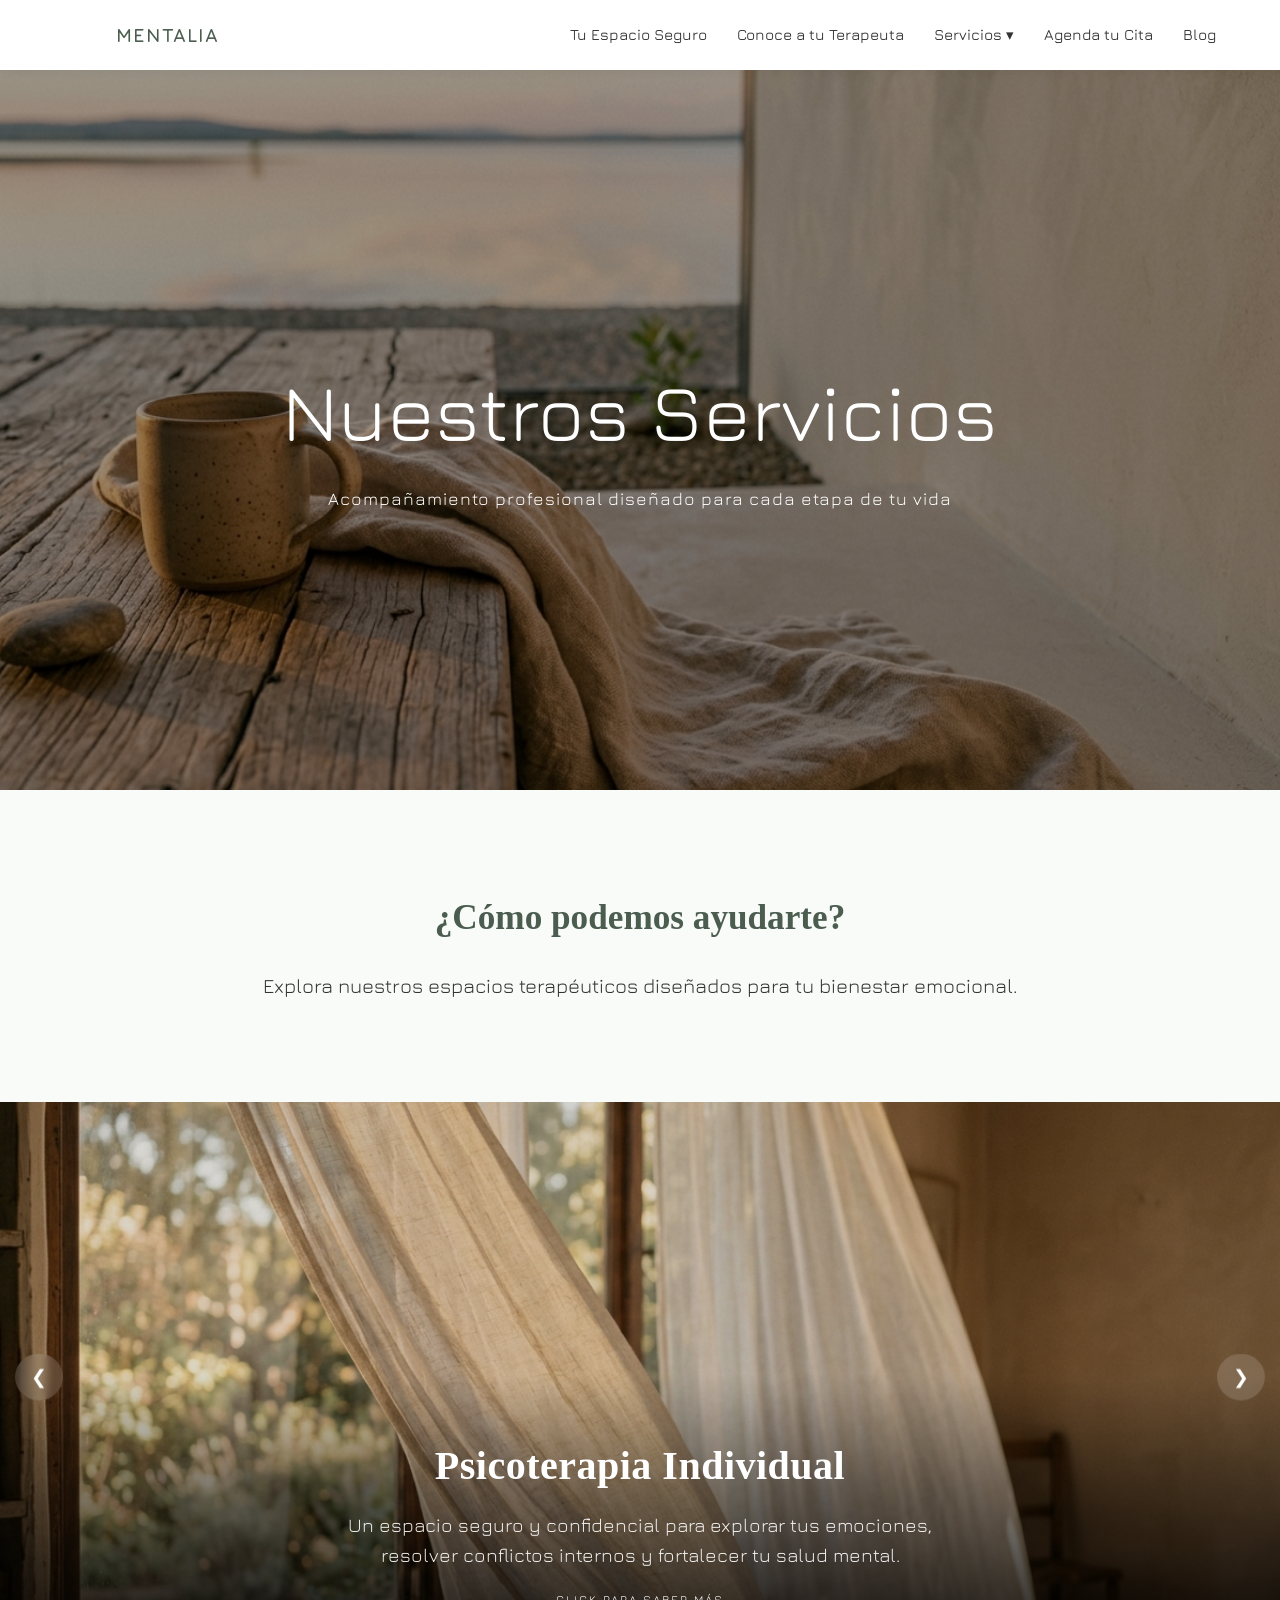
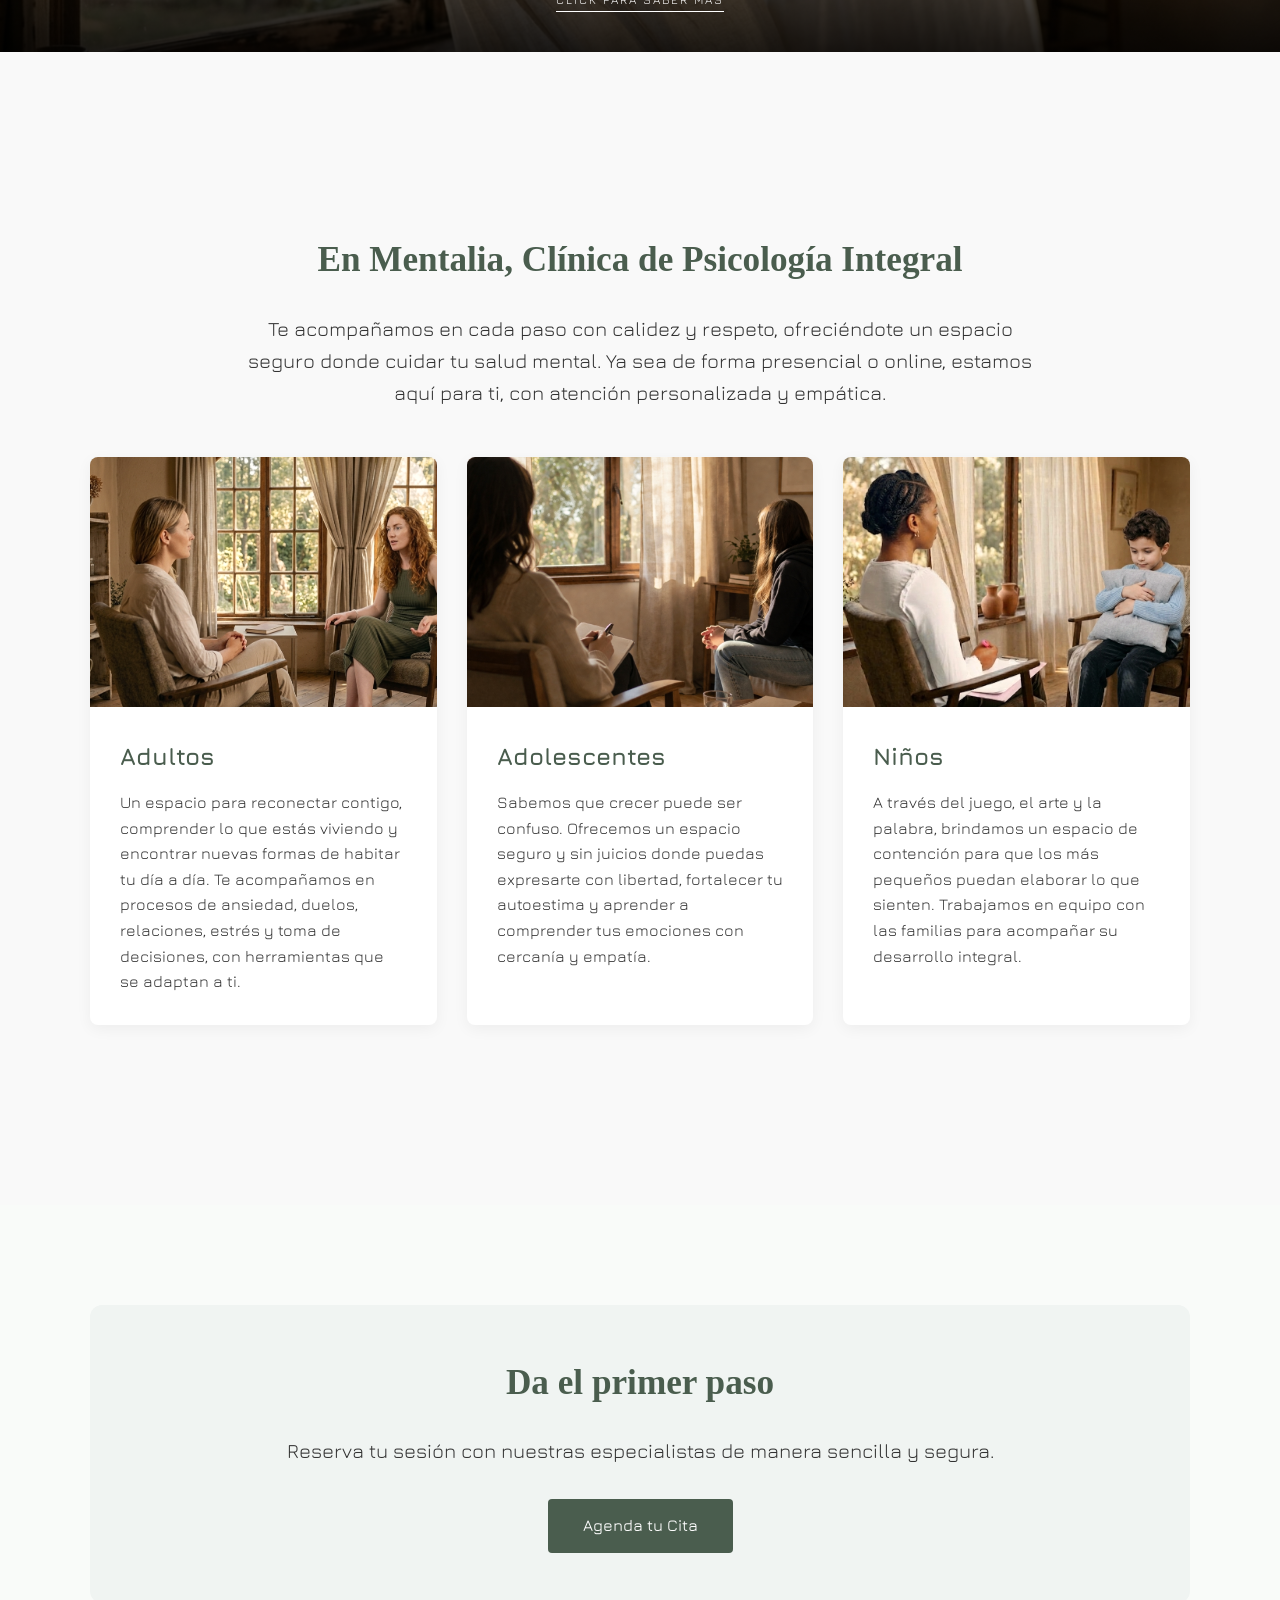
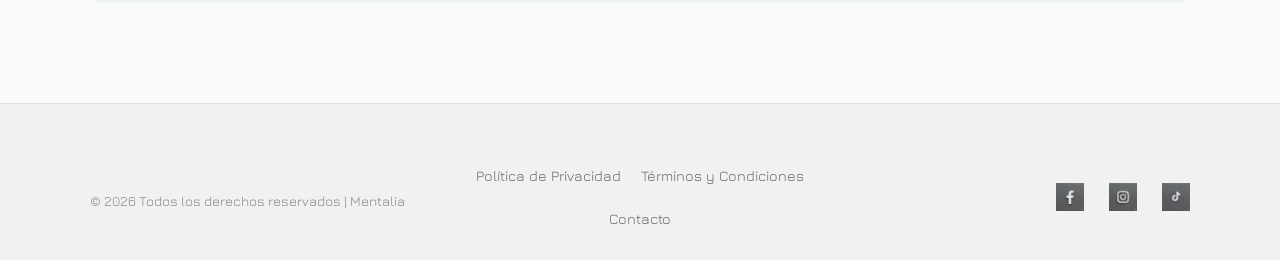
<file: servicios.html>
<!DOCTYPE html>
<html lang="es">
<head>
    <meta charset="UTF-8">
    <meta name="viewport" content="width=device-width, initial-scale=1.0">
    <title>Servicios | Mentalia - Clínica de Psicología Integral</title>
    <link rel="preconnect" href="https://fonts.googleapis.com">
    <link rel="preconnect" href="https://fonts.gstatic.com" crossorigin>
    <link href="https://fonts.googleapis.com/css2?family=Jura:wght@300..700&display=swap" rel="stylesheet">
    <link rel="stylesheet" href="css/styles.css">
    <link rel="icon" type="image/png" href="images/logo.png">
</head>
<body>

    <header class="main-header">
        <nav class="nav-container">
            <div class="logo">
                <img src="images/logo.png" alt="Logo Mentalia" class="logo-img">
                <span>Mentalia</span>
            </div>

            <button class="hamburger" id="hamburger" aria-label="Abrir menú">
                <span></span><span></span><span></span>
            </button>

            <ul class="nav-menu" id="nav-menu">
                <li><a href="index.html" class="nav-link">Tu Espacio Seguro</a></li>
                <li><a href="equipo.html" class="nav-link">Conoce a tu Terapeuta</a></li>
                <li class="nav-item-dropdown">
                    <a href="servicios.html" class="nav-link">Servicios <span class="flecha">▾</span></a>
                    <ul class="submenu">
                        <li><a href="individual.html">Psicoterapia Individual</a></li>
                        <li><a href="estudiantes.html">Terapia para Estudiantes</a></li>
                        <li><a href="talleres.html">Talleres</a></li>
                    </ul>
                </li>
                <li><a href="agenda.html" class="nav-link">Agenda tu Cita</a></li>
                <li><a href="blog.html" class="nav-link">Blog</a></li>
            </ul>
        </nav>
    </header>

    <main>
        <section class="hero-parallax" style="background-image: url('images/cabecera4.png');">
            <div class="hero-overlay">
                <div class="hero-content">
                    <h1>Nuestros Servicios</h1>
                    <p>Acompañamiento profesional diseñado para cada etapa de tu vida</p>
                </div>
            </div>
        </section>

        <section class="container section-padding-top text-center">
            <h2 class="editorial-title">¿Cómo podemos ayudarte?</h2>
            <p class="intro-text">Explora nuestros espacios terapéuticos diseñados para tu bienestar emocional.</p>
        </section>

        <section class="carousel-container">
            <div class="carousel-track">
                
                <div class="carousel-slide active">
                    <a href="individual.html" class="carousel-link">
                        <img src="images/cabecera6.png" alt="Psicoterapia Individual">
                        <div class="carousel-caption">
                            <h3>Psicoterapia Individual</h3>
                            <p>Un espacio seguro y confidencial para explorar tus emociones, resolver conflictos internos y fortalecer tu salud mental.</p>
                            <span class="click-hint">Click para saber más</span>
                        </div>
                    </a>
                </div>

                <div class="carousel-slide">
                    <a href="estudiantes.html" class="carousel-link">
                        <img src="images/cabecera8.png" alt="Terapia para Estudiantes">
                        <div class="carousel-caption">
                            <h3>Terapia para Estudiantes</h3>
                            <p>Especialmente diseñado para jóvenes que enfrentan ansiedad académica, orientación vocacional y cambios de vida.</p>
                            <span class="click-hint">Click para saber más</span>
                        </div>
                    </a>
                </div>

                <div class="carousel-slide">
                    <a href="talleres.html" class="carousel-link">
                        <img src="images/cabecera1.png" alt="Talleres y Grupos">
                        <div class="carousel-caption">
                            <h3>Talleres y Grupos</h3>
                            <p>Espacios de aprendizaje colectivo y dinámicas grupales enfocadas en el crecimiento personal y herramientas prácticas.</p>
                            <span class="click-hint">Click para saber más</span>
                        </div>
                    </a>
                </div>
            </div>

            <button class="carousel-btn prev" aria-label="Anterior">&#10094;</button>
            <button class="carousel-btn next" aria-label="Siguiente">&#10095;</button>
            
            <div class="carousel-overlay"></div>
        </section>

        <section class="bg-light section-padding">
            <div class="container">
                <div class="text-center mb-5">
                    <h2 class="editorial-title">En Mentalia, Clínica de Psicología Integral</h2>
                    <p class="intro-text">
                        Te acompañamos en cada paso con calidez y respeto, ofreciéndote un espacio seguro donde cuidar tu salud mental. 
                        Ya sea de forma presencial o online, estamos aquí para ti, con atención personalizada y empática.
                    </p>
                </div>

                <div class="cards-section">
                    
                    <article class="card-vertical">
                        <div class="card-image-wrapper">
                            <img src="images/adul.png" alt="Psicoterapia para Adultos">
                        </div>
                        <div class="card-text">
                            <h3>Adultos</h3>
                            <p>Un espacio para reconectar contigo, comprender lo que estás viviendo y encontrar nuevas formas de habitar tu día a día. Te acompañamos en procesos de ansiedad, duelos, relaciones, estrés y toma de decisiones, con herramientas que se adaptan a ti.</p>
                        </div>
                    </article>

                    <article class="card-vertical">
                        <div class="card-image-wrapper">
                            <img src="images/adole.png" alt="Terapia para Adolescentes">
                        </div>
                        <div class="card-text">
                            <h3>Adolescentes</h3>
                            <p>Sabemos que crecer puede ser confuso. Ofrecemos un espacio seguro y sin juicios donde puedas expresarte con libertad, fortalecer tu autoestima y aprender a comprender tus emociones con cercanía y empatía.</p>
                        </div>
                    </article>

                    <article class="card-vertical">
                        <div class="card-image-wrapper">
                            <img src="images/ni.png" alt="Terapia Infantil">
                        </div>
                        <div class="card-text">
                            <h3>Niños</h3>
                            <p>A través del juego, el arte y la palabra, brindamos un espacio de contención para que los más pequeños puedan elaborar lo que sienten. Trabajamos en equipo con las familias para acompañar su desarrollo integral.</p>
                        </div>
                    </article>

                </div>
            </div>
        </section>

        <section class="booking-preview container section-padding">
            <div class="cta-box text-center">
                <h2 class="editorial-title">Da el primer paso</h2>
                <p class="intro-text mb-4">Reserva tu sesión con nuestras especialistas de manera sencilla y segura.</p>
                <a href="agenda.html" class="btn-primary">Agenda tu Cita</a>
            </div>
        </section>
    </main>
    
    <footer>
        <div class="footer-container">
            <div class="footer-social">
                <a href="https://www.facebook.com/mentaliamx?locale=es_LA" target="_blank" rel="noopener">
                    <img src="images/face.png" alt="Facebook Mentalia" class="social-icon">
                </a>
                <a href="https://www.instagram.com/mentalia_psic/" target="_blank" rel="noopener">
                    <img src="images/insta.png" alt="Instagram Mentalia" class="social-icon">
                </a>
                <a href="https://www.tiktok.com/@mentalia_psic?_t=ZS-8vyxa1Gy9pA&_r=1" target="_blank" rel="noopener">
                    <img src="images/tik.png" alt="TikTok Mentalia" class="social-icon">
                </a>
            </div>

            <nav class="footer-nav">
                <a href="politicas.html">Política de Privacidad</a>
                <a href="terminos.html">Términos y Condiciones</a>
                <a href="contacto.html">Contacto</a>
            </nav>

            <div class="footer-info">
                <p>&copy; 2026 Todos los derechos reservados | Mentalia</p>
            </div>
        </div>
    </footer>

    <script src="js/script.js"></script>
</body>
</html>
</file>
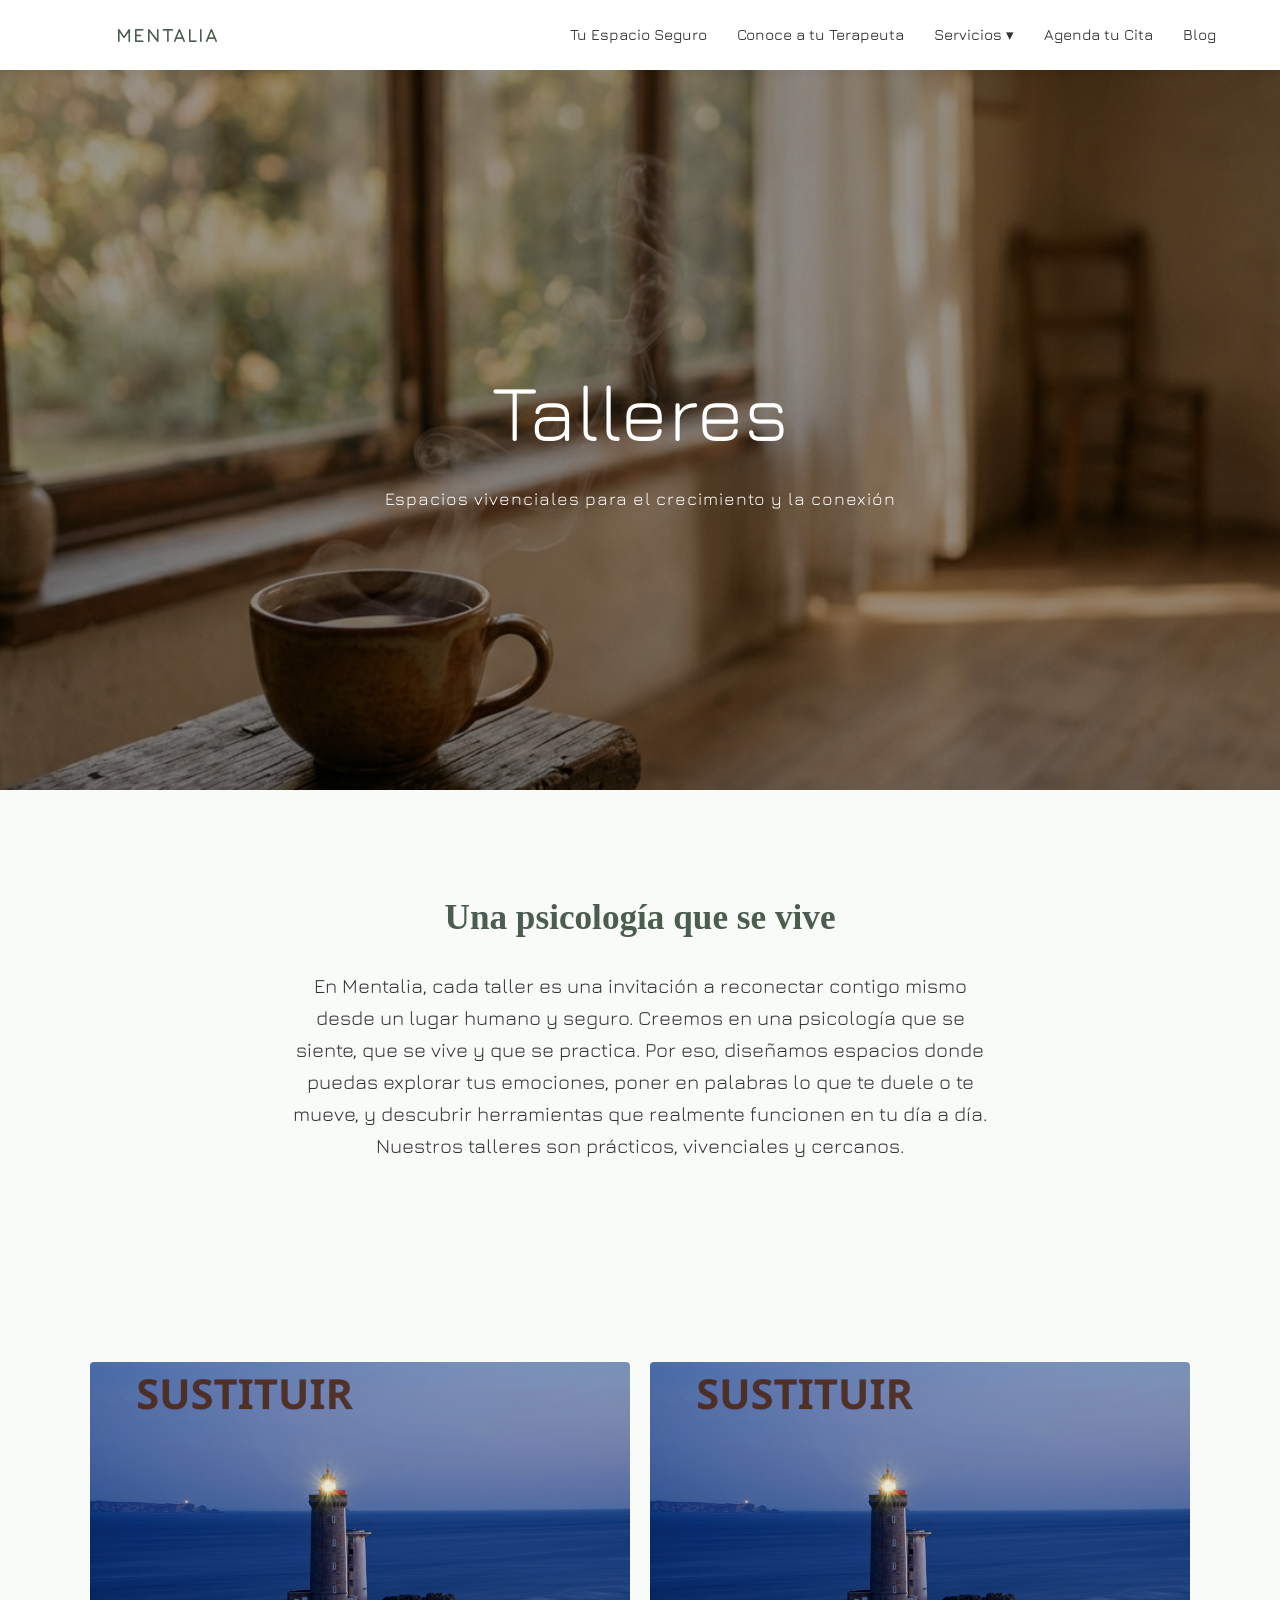
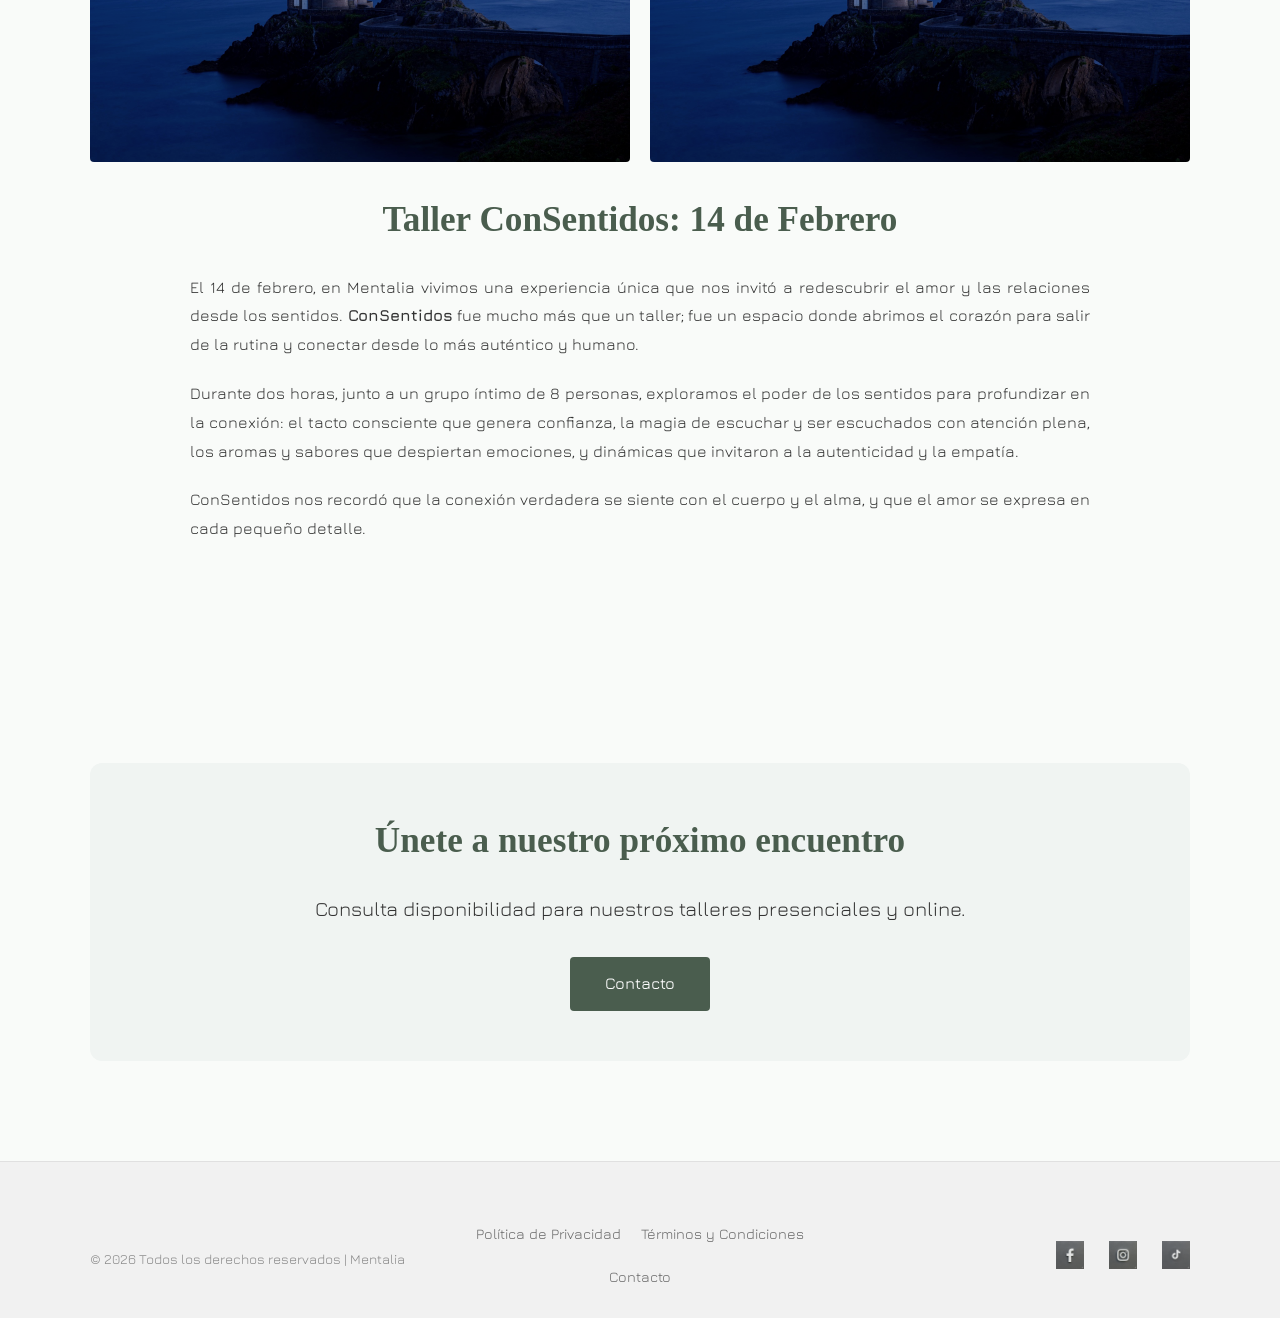
<file: talleres.html>
<!DOCTYPE html>
<html lang="es">
<head>
    <meta charset="UTF-8">
    <meta name="viewport" content="width=device-width, initial-scale=1.0">
    <title>Talleres | Mentalia - Clínica de Psicología Integral</title>
    <link rel="preconnect" href="https://fonts.googleapis.com">
    <link rel="preconnect" href="https://fonts.gstatic.com" crossorigin>
    <link href="https://fonts.googleapis.com/css2?family=Jura:wght@300..700&display=swap" rel="stylesheet">
    <link rel="stylesheet" href="css/styles.css">
    <link rel="icon" type="image/png" href="images/logo.png">
</head>
<body>

    <header class="main-header">
        <nav class="nav-container">
            <div class="logo">
                <img src="images/logo.png" alt="Logo Mentalia" class="logo-img">
                <span>Mentalia</span>
            </div>

            <button class="hamburger" id="hamburger" aria-label="Abrir menú">
                <span></span><span></span><span></span>
            </button>

            <ul class="nav-menu" id="nav-menu">
                <li><a href="index.html" class="nav-link">Tu Espacio Seguro</a></li>
                <li><a href="equipo.html" class="nav-link">Conoce a tu Terapeuta</a></li>
                <li class="nav-item-dropdown">
                    <a href="servicios.html" class="nav-link">Servicios <span class="flecha">▾</span></a>
                    <ul class="submenu">
                        <li><a href="individual.html">Psicoterapia Individual</a></li>
                        <li><a href="estudiantes.html">Terapia para Estudiantes</a></li>
                        <li><a href="talleres.html">Talleres</a></li>
                    </ul>
                </li>
                <li><a href="agenda.html" class="nav-link">Agenda tu Cita</a></li>
                <li><a href="blog.html" class="nav-link">Blog</a></li>
            </ul>
        </nav>
    </header>

    <main>
        <section class="hero-parallax" style="background-image: url('images/cabecera1.png');">
            <div class="hero-overlay">
                <div class="hero-content">
                    <h1>Talleres</h1>
                    <p>Espacios vivenciales para el crecimiento y la conexión</p>
                </div>
            </div>
        </section>

        <section class="container section-padding-top">
            <div class="text-center max-width-700">
                <h2 class="editorial-title">Una psicología que se vive</h2>
                <p class="intro-text">
                    En Mentalia, cada taller es una invitación a reconectar contigo mismo desde un lugar humano y seguro. Creemos en una psicología que se siente, que se vive y que se practica.
                    Por eso, diseñamos espacios donde puedas explorar tus emociones, poner en palabras lo que te duele o te mueve, y descubrir herramientas que realmente funcionen en tu día a día. Nuestros talleres son prácticos, vivenciales y cercanos.
                </p>
            </div>
        </section>

        <section class="container section-padding">
            <div class="dual-gallery">
                <div class="gallery-item">
                    <img src="images/imagenh0.png" alt="Detalle Taller ConSentidos" class="img-fluid">
                </div>
                <div class="gallery-item">
                    <img src="images/imagenh0.png" alt="Participantes Taller Mentalia" class="img-fluid">
                </div>
            </div>
            
            <div class="gallery-description mt-5">
                <h3 class="editorial-title text-center">Taller ConSentidos: 14 de Febrero</h3>
                <p>
                    El 14 de febrero, en Mentalia vivimos una experiencia única que nos invitó a redescubrir el amor y las relaciones desde los sentidos. <strong>ConSentidos</strong> fue mucho más que un taller; fue un espacio donde abrimos el corazón para salir de la rutina y conectar desde lo más auténtico y humano.
                </p>
                <p>
                    Durante dos horas, junto a un grupo íntimo de 8 personas, exploramos el poder de los sentidos para profundizar en la conexión: el tacto consciente que genera confianza, la magia de escuchar y ser escuchados con atención plena, los aromas y sabores que despiertan emociones, y dinámicas que invitaron a la autenticidad y la empatía.
                </p>
                <p>
                    ConSentidos nos recordó que la conexión verdadera se siente con el cuerpo y el alma, y que el amor se expresa en cada pequeño detalle.
                </p>
            </div>
        </section>

        <section class="booking-preview container section-padding-bottom">
            <div class="cta-box text-center">
                <h2 class="editorial-title">Únete a nuestro próximo encuentro</h2>
                <p class="intro-text mb-4">Consulta disponibilidad para nuestros talleres presenciales y online.</p>
                <a href="contacto.html" class="btn-primary">Contacto</a>
            </div>
        </section>
    </main>
    
    <footer>
        <div class="footer-container">
            <div class="footer-social">
                <a href="https://www.facebook.com/mentaliamx?locale=es_LA" target="_blank" rel="noopener">
                    <img src="images/face.png" alt="Facebook Mentalia" class="social-icon">
                </a>
                <a href="https://www.instagram.com/mentalia_psic/" target="_blank" rel="noopener">
                    <img src="images/insta.png" alt="Instagram Mentalia" class="social-icon">
                </a>
                <a href="https://www.tiktok.com/@mentalia_psic?_t=ZS-8vyxa1Gy9pA&_r=1" target="_blank" rel="noopener">
                    <img src="images/tik.png" alt="TikTok Mentalia" class="social-icon">
                </a>
            </div>

            <nav class="footer-nav">
                <a href="politicas.html">Política de Privacidad</a>
                <a href="terminos.html">Términos y Condiciones</a>
                <a href="contacto.html">Contacto</a>
            </nav>

            <div class="footer-info">
                <p>&copy; 2026 Todos los derechos reservados | Mentalia</p>
            </div>
        </div>
    </footer>

    <script src="js/script.js"></script>
</body>
</html>
</file>
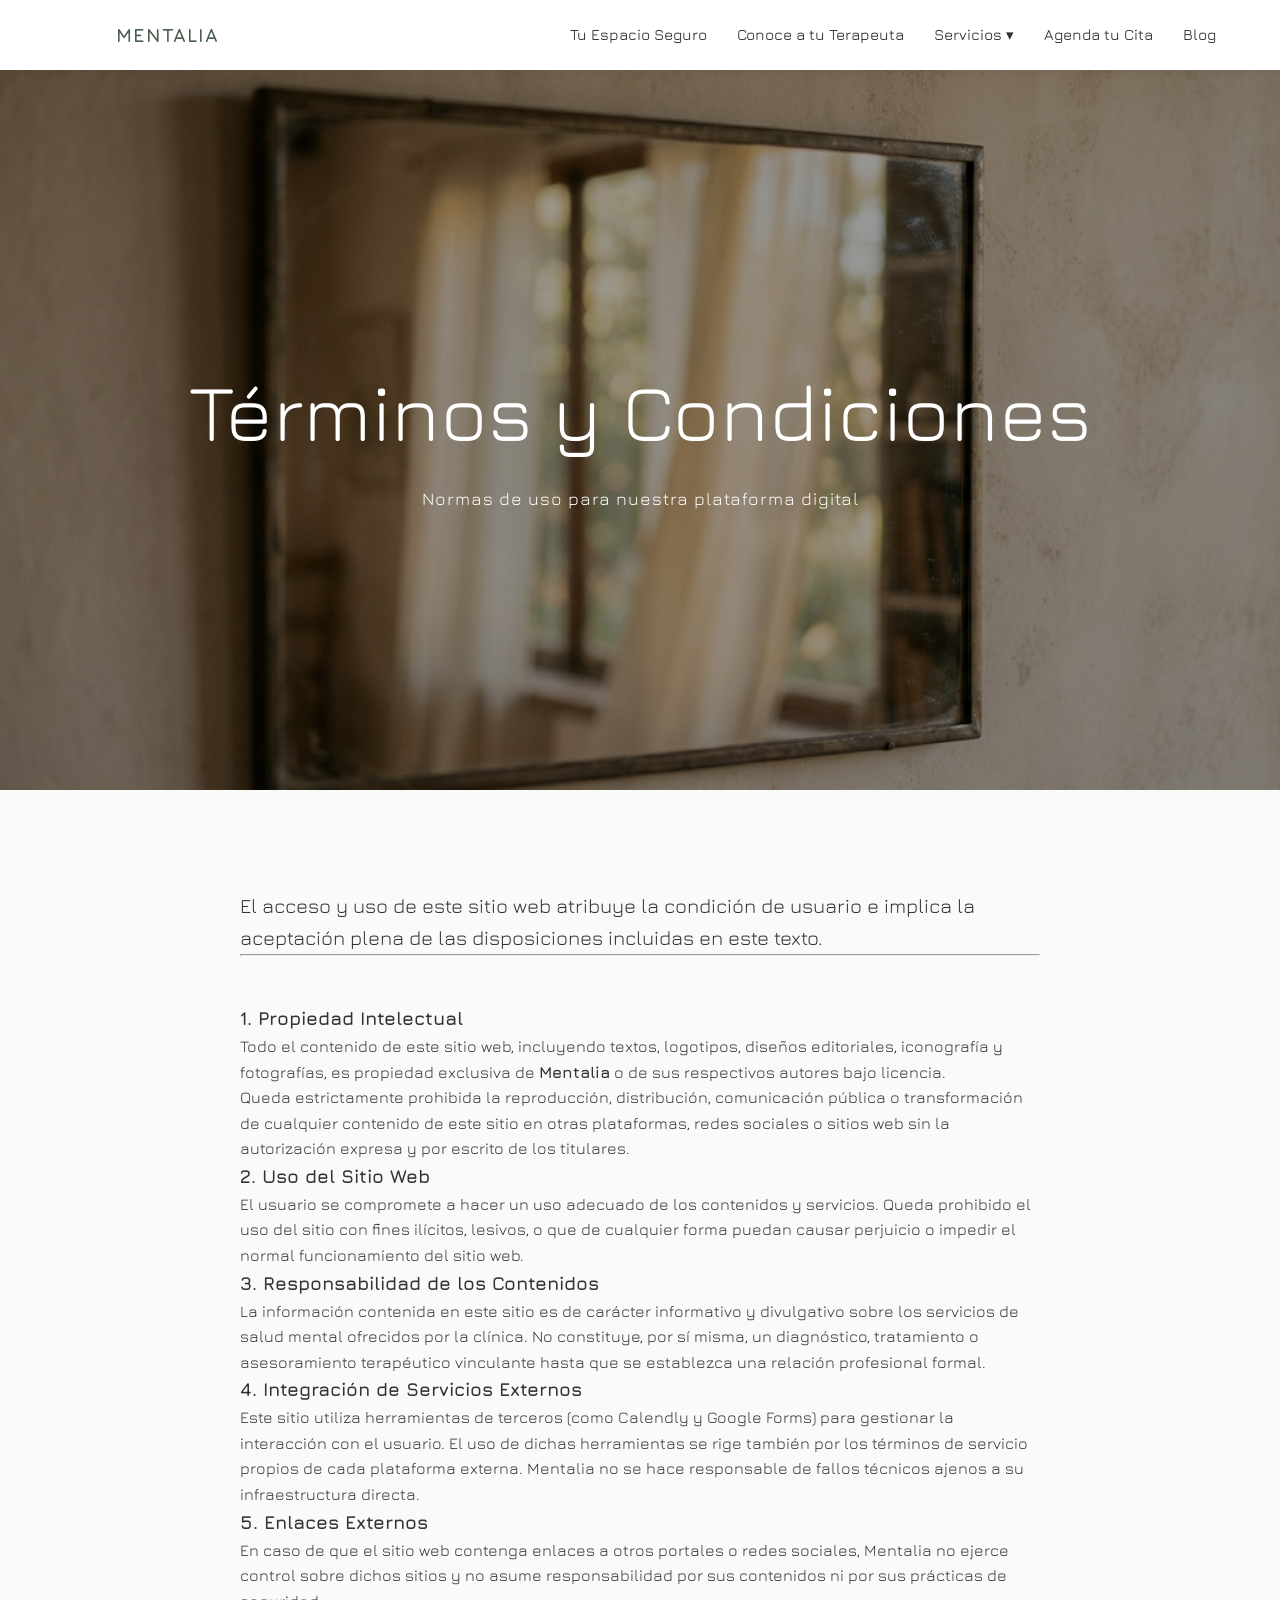
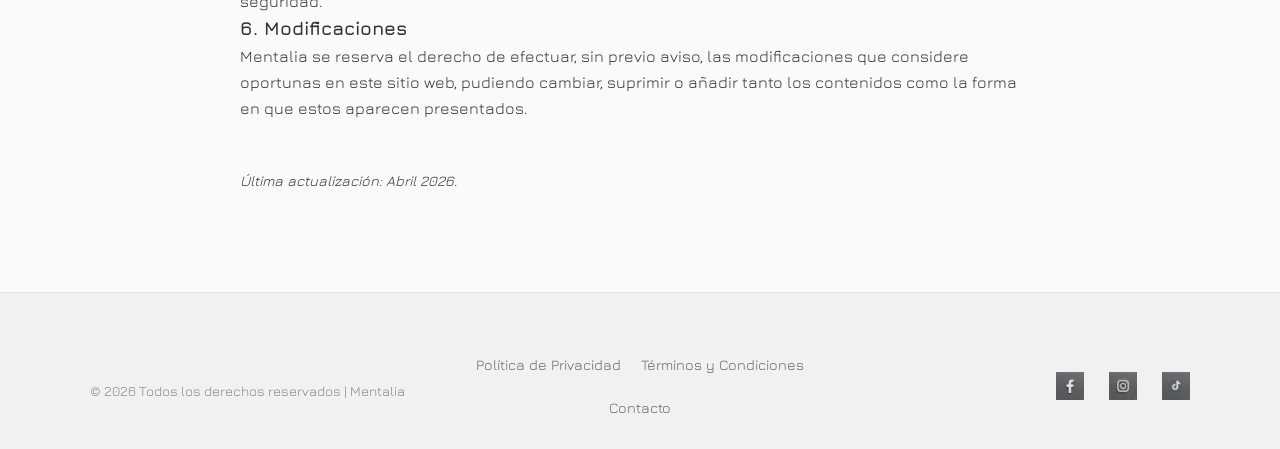
<file: terminos.html>
<!DOCTYPE html>
<html lang="es">
<head>
    <meta charset="UTF-8">
    <meta name="viewport" content="width=device-width, initial-scale=1.0">
    <title>Términos y Condiciones | Mentalia - Clínica de Psicología Integral</title>
    <link rel="preconnect" href="https://fonts.googleapis.com">
    <link rel="preconnect" href="https://fonts.gstatic.com" crossorigin>
    <link href="https://fonts.googleapis.com/css2?family=Jura:wght@300..700&display=swap" rel="stylesheet">
    <link rel="stylesheet" href="css/styles.css">
    <link rel="icon" type="image/png" href="images/logo.png">
</head>
<body>

    <header class="main-header">
        <nav class="nav-container">
            <div class="logo">
                <img src="images/logo.png" alt="Logo Mentalia" class="logo-img">
                <span>Mentalia</span>
            </div>

            <button class="hamburger" id="hamburger" aria-label="Abrir menú">
                <span></span><span></span><span></span>
            </button>

            <ul class="nav-menu" id="nav-menu">
                <li><a href="index.html" class="nav-link">Tu Espacio Seguro</a></li>
                <li><a href="equipo.html" class="nav-link">Conoce a tu Terapeuta</a></li>
                <li class="nav-item-dropdown">
                    <a href="servicios.html" class="nav-link">Servicios <span class="flecha">▾</span></a>
                    <ul class="submenu">
                        <li><a href="individual.html">Psicoterapia Individual</a></li>
                        <li><a href="estudiantes.html">Terapia para Estudiantes</a></li>
                        <li><a href="talleres.html">Talleres</a></li>
                    </ul>
                </li>
                <li><a href="agenda.html" class="nav-link">Agenda tu Cita</a></li>
                <li><a href="blog.html" class="nav-link">Blog</a></li>
            </ul>
        </nav>
    </header>
    <main>
        <section class="hero-parallax" style="background-image: url('images/cabecera7.png');">
            <div class="hero-overlay">
                <div class="hero-content">
                    <h1>Términos y Condiciones</h1>
                    <p>Normas de uso para nuestra plataforma digital</p>
                </div>
            </div>
        </section>

        <section class="container section-padding">
            <div class="editorial-content" style="max-width: 800px; margin: 0 auto;">
                <p class="intro-text">
                    El acceso y uso de este sitio web atribuye la condición de usuario e implica la aceptación plena de las disposiciones incluidas en este texto.
                </p>

                <hr class="mb-5">

                <h3>1. Propiedad Intelectual</h3>
                <p>
                    Todo el contenido de este sitio web, incluyendo textos, logotipos, diseños editoriales, iconografía y fotografías, es propiedad exclusiva de <strong>Mentalia</strong> o de sus respectivos autores bajo licencia. 
                </p>
                <p>
                    Queda estrictamente prohibida la reproducción, distribución, comunicación pública o transformación de cualquier contenido de este sitio en otras plataformas, redes sociales o sitios web sin la autorización expresa y por escrito de los titulares.
                </p>

                <h3>2. Uso del Sitio Web</h3>
                <p>
                    El usuario se compromete a hacer un uso adecuado de los contenidos y servicios. Queda prohibido el uso del sitio con fines ilícitos, lesivos, o que de cualquier forma puedan causar perjuicio o impedir el normal funcionamiento del sitio web.
                </p>

                <h3>3. Responsabilidad de los Contenidos</h3>
                <p>
                    La información contenida en este sitio es de carácter informativo y divulgativo sobre los servicios de salud mental ofrecidos por la clínica. No constituye, por sí misma, un diagnóstico, tratamiento o asesoramiento terapéutico vinculante hasta que se establezca una relación profesional formal.
                </p>

                <h3>4. Integración de Servicios Externos</h3>
                <p>
                    Este sitio utiliza herramientas de terceros (como Calendly y Google Forms) para gestionar la interacción con el usuario. El uso de dichas herramientas se rige también por los términos de servicio propios de cada plataforma externa. Mentalia no se hace responsable de fallos técnicos ajenos a su infraestructura directa.
                </p>

                <h3>5. Enlaces Externos</h3>
                <p>
                    En caso de que el sitio web contenga enlaces a otros portales o redes sociales, Mentalia no ejerce control sobre dichos sitios y no asume responsabilidad por sus contenidos ni por sus prácticas de seguridad.
                </p>

                <h3>6. Modificaciones</h3>
                <p>
                    Mentalia se reserva el derecho de efectuar, sin previo aviso, las modificaciones que considere oportunas en este sitio web, pudiendo cambiar, suprimir o añadir tanto los contenidos como la forma en que estos aparecen presentados.
                </p>

                <p class="mt-5" style="font-style: italic; font-size: 0.9rem;">
                    Última actualización: Abril 2026.
                </p>
            </div>
        </section>
    </main>
    
    <footer>
        <div class="footer-container">
            <div class="footer-social">
                <a href="https://www.facebook.com/mentaliamx?locale=es_LA" target="_blank" rel="noopener">
                    <img src="images/face.png" alt="Facebook Mentalia" class="social-icon">
                </a>
                <a href="https://www.instagram.com/mentalia_psic/" target="_blank" rel="noopener">
                    <img src="images/insta.png" alt="Instagram Mentalia" class="social-icon">
                </a>
                <a href="https://www.tiktok.com/@mentalia_psic?_t=ZS-8vyxa1Gy9pA&_r=1" target="_blank" rel="noopener">
                    <img src="images/tik.png" alt="TikTok Mentalia" class="social-icon">
                </a>
            </div>

            <nav class="footer-nav">
                <a href="politicas.html">Política de Privacidad</a>
                <a href="terminos.html">Términos y Condiciones</a>
                <a href="contacto.html">Contacto</a>
            </nav>

            <div class="footer-info">
                <p>&copy; 2026 Todos los derechos reservados | Mentalia</p>
            </div>
        </div>
    </footer>

    <script src="js/script.js"></script>
</body>
</html>
</file>
<file: css/styles.css>
/* =========================================
   1. VARIABLES Y CONFIGURACIÓN BASE
   ========================================= */
:root {
    --primary-color: #4a5d4e;   /* Verde bosque suave */
    --accent-color:  #8da399;
    --text-color:    #333;
    --bg-light:      #f9fbf9;
    --white:         #ffffff;
    --font-main:     'Jura', sans-serif;
    --transition:    all 0.3s ease;
    --shadow:        0 4px 15px rgba(0, 0, 0, 0.05);
}

* {
    margin: 0;
    padding: 0;
    box-sizing: border-box;
}

html {
    scroll-behavior: smooth;
}

body {
    font-family: var(--font-main);
    color: var(--text-color);
    line-height: 1.6;
    background-color: var(--bg-light);
    font-size: 16px; /* Evita zoom automático en inputs de iOS */
}

img {
    max-width: 100%;
    height: auto;
    display: block;
}

.container {
    width: 90%;
    max-width: 1100px;
    margin: 0 auto;
    padding: 60px 0;
}
/* =========================================
   2. HEADER Y NAVEGACIÓN (RESPONSIVE)
   ========================================= */

/* Contenedor principal del encabezado */
.main-header {
    background-color: rgba(255, 255, 255, 0.98);
    position: sticky;
    top: 0;
    z-index: 1000;
    box-shadow: 0 2px 10px rgba(0, 0, 0, 0.05);
    height: 70px;
    display: flex;
    align-items: center;
}

/* Contenedor interno para alineación de elementos */
.nav-container {
    display: flex;
    justify-content: space-between;
    align-items: center;
    width: 90%;
    margin-left: auto;
    margin-right: auto;
}

/* Bloque del Logo (Imagen + Texto) */
.logo {
    display: flex;
    align-items: center;
    gap: 12px;
    text-decoration: none;
}

/* Imagen del logo */
.logo-img {
    height: 40px;
    width: auto;
    display: block;
}

/* Texto del logo */
.logo span {
    font-size: 1.2rem;
    font-weight: 700;
    color: var(--primary-color);
    letter-spacing: 1px;
    text-transform: uppercase;
    line-height: 1;
}

/* Botón de Menú Hamburguesa */
.hamburger {
    display: flex;
    flex-direction: column;
    justify-content: space-around;
    width: 30px;
    height: 24px;
    background-color: transparent;
    border: none;
    cursor: pointer;
    z-index: 1100;
    padding: 0;
}

/* Líneas de la hamburguesa */
.hamburger span {
    width: 100%;
    height: 3px;
    background-color: var(--primary-color);
    border-radius: 10px;
    transition: var(--transition);
}

/* Animación: Convertir hamburguesa en X al abrir */
.hamburger.active span:nth-child(1) {
    transform: translateY(8px) rotate(45deg);
}

.hamburger.active span:nth-child(2) {
    opacity: 0;
}

.hamburger.active span:nth-child(3) {
    transform: translateY(-8px) rotate(-45deg);
}

/* Menú de navegación móvil (Panel lateral) */
.nav-menu {
    position: fixed;
    top: 0;
    right: -100%; /* Oculto inicialmente a la derecha */
    width: 80%;
    height: 100vh;
    background-color: var(--white);
    display: flex;
    flex-direction: column;
    align-items: center;
    justify-content: center;
    gap: 2rem;
    list-style-type: none;
    transition: 0.4s ease-in-out;
    box-shadow: -5px 0px 15px rgba(0, 0, 0, 0.1);
}

/* Clase de activación para mostrar el menú móvil */
.nav-menu.active {
    right: 0;
}

/* Estilos de los enlaces del menú */
.nav-link {
    text-decoration: none;
    color: var(--text-color);
    font-size: 1.2rem;
    font-weight: 500;
    transition: var(--transition);
}

.nav-link:hover, 
.nav-link.active {
    color: var(--accent-color);
}

/* Submenú en móvil (Dropdown) */
.submenu {
    list-style-type: none;
    text-align: center;
    background-color: #f0f4f2;
    padding-top: 10px;
    padding-bottom: 10px;
    padding-left: 15px;
    padding-right: 15px;
    border-radius: 5px;
}

.submenu li {
    margin-top: 10px;
    margin-bottom: 10px;
}

.submenu li a {
    text-decoration: none;
    color: var(--text-color);
    font-size: 1rem;
}

.nav-item-dropdown {
    position: relative; /* Clave: actúa como ancla para el submenú */
}

/* =========================================
   3. HERO SECTION
   ========================================= */
.hero-parallax {
    height: 60vh; /* Altura optimizada para móvil */
    background-position: center;
    background-repeat: no-repeat;
    background-size: cover;
    display: flex;
    align-items: center;
    justify-content: center;
    /* El parallax se activa en desktop vía Media Query */
}

.hero-overlay {
    background-color: rgba(0, 0, 0, 0.4);
    width: 100%;
    height: 100%;
    display: flex;
    align-items: center;
    justify-content: center;
    padding: 20px;
}

.hero-content {
    text-align: center;
    color: var(--white);
}

.hero-content h1 {
    font-size: 2.5rem;
    font-weight: 400;
    margin-bottom: 10px;
}

.hero-content p {
    font-size: 1.1rem;
    letter-spacing: 1px;
}

/* =========================================
   4. COMPONENTES DE DISEÑO (INDEX, EQUIPO, AGENDA & BLOG)
   ========================================= */

/* ================================
   4.1 BLOQUES DE TEXTO Y SECCIONES BASE
================================ */
.welcome-section {
    text-align: center;
    padding: 60px 20px;
    background-color: var(--white);
}

.section-padding {
    padding: 80px 0;
}

.bg-light {
    background-color: #f9f9f9;
}

.intro-text {
    font-size: 1.1rem;
    max-width: 800px;
    margin-left: auto;
    margin-right: auto;
    color: var(--text-color);
    line-height: 1.6;
}

.editorial-title {
    font-family: 'PT Serif', serif;
    color: var(--primary-color);
    font-size: 2.2rem;
    margin-bottom: 1.5rem;
}

.italic {
    font-style: italic;
    color: var(--accent-color);
}
/* ================================
   4.2 SECCIONES SPLIT (LAYOUT)
================================ */

/* Contenedor base: En móvil siempre es una columna */
.split-section {
    display: flex;
    flex-direction: column; 
    gap: 40px;
    align-items: center;
    text-align: left;
}

.split-content h2 {
    color: var(--primary-color);
    font-size: 2rem;
    margin-bottom: 20px;
}

.split-content p {
    margin-bottom: 1.2rem;
    line-height: 1.7;
}

/* Tratamiento de imagen editorial unificado */
.split-image img {
    width: 100%;
    aspect-ratio: 4 / 5; /* Formato retrato editorial */
    object-fit: cover;
    border-radius: 4px;
    box-shadow: var(--shadow);
    display: block;
    filter: sepia(8%); /* Calidez para humanizar perfiles */
}

/* ================================
   4.3 TARJETAS (GRID COMPONENTE)
================================ */
.cards-section {
    display: grid;
    grid-template-columns: 1fr;
    gap: 40px;
}

.card-vertical {
    background-color: var(--white);
    border-radius: 8px;
    overflow: hidden;
    box-shadow: var(--shadow);
    max-width: 450px; 
    margin: 0 auto;
}

.card-image-wrapper {
    width: 100%;
    height: 250px;
    overflow: hidden;
    position: relative;
}

.card-image-wrapper img {
    width: 100%;
    height: 100%;
    object-fit: cover;
    display: block;
    /* Zoom del 20% para asegurar que las orillas se salgan del cuadro */
    transform: scale(1.2);
    /* Centramos el zoom para que recorte uniformemente los cuatro lados */
    transform-origin: center;
    filter: sepia(8%);
}

.card-text {
    padding: 30px;
}

.card-text h3 {
    color: var(--primary-color);
    margin-bottom: 15px;
    font-size: 1.5rem;
}

/* ================================
   4.4 BOTONES Y CTA
================================ */
.btn-primary {
    display: inline-block;
    padding: 14px 35px;
    background-color: var(--primary-color);
    color: var(--white);
    text-decoration: none;
    border-radius: 4px;
    font-weight: 500;
    min-height: 44px;
    transition: var(--transition);
}

.btn-primary:hover {
    background-color: var(--accent-color);
    transform: translateY(-2px);
}

.cta-box {
    background-color: #f0f4f2;
    padding: 50px 30px;
    border-radius: 12px;
}


/* ================================
   4.5 COMPONENTES EMBEBIDOS (IFRAMES)
================================ */
.embed-container {
    width: 100%;
    max-width: 1000px;
    margin-left: auto;
    margin-right: auto;
    overflow: hidden;
    border-radius: 8px;
    background-color: var(--white);
    box-shadow: 0 4px 15px rgba(0, 0, 0, 0.05);
}

.embed-container iframe {
    width: 100%;
    display: block;
}

.embed-container--small {
    max-width: 800px;
}


/* ================================
   4.6 BLOG Y FEEDS
================================ */
.blog-feed-container {
    width: 100%;
    margin-bottom: 2rem;
}

.blog-feed-container iframe {
    width: 100%;
    border: 1px solid #eee;
    -webkit-overflow-scrolling: touch;
    display: block;
}


/* ================================
   4.7 UTILIDADES DE ESPACIADO
================================ */
.text-center {
    text-align: center;
}

.mb-4 {
    margin-bottom: 2rem;
}

.mb-5 {
    margin-bottom: 3rem;
}

.mt-4 {
    margin-top: 2rem;
}

.mt-5 {
    margin-top: 3rem;
}

/* ================================
   4.8 CARRUSEL (SERVICIOS INTEGRADOS)
================================ */

/* Contenedor principal adaptable */
.carousel-container {
    position: relative;
    width: 100%;
    height: 500px; /* Altura ideal para leer el texto en móvil */
    overflow: hidden;
    background-color: var(--white);
}

.carousel-track {
    width: 100%;
    height: 100%;
    position: relative;
}

/* Enlace que envuelve toda la diapositiva */
.carousel-link {
    text-decoration: none;
    display: block;
    width: 100%;
    height: 100%;
    color: var(--white);
}

.carousel-slide {
    position: absolute;
    inset: 0;
    opacity: 0;
    transition: opacity 1.2s ease-in-out;
    z-index: 1;
}

.carousel-slide.active {
    opacity: 1;
    z-index: 2;
}

/* Imagen con zoom para ocultar marcas de agua y dar profundidad */
.carousel-slide img {
    width: 100%;
    height: 100%;
    object-fit: cover;
    filter: sepia(5%) brightness(0.85); /* Un poco más oscuro para que el texto resalte */
    transform: scale(1.15);
    transform-origin: center;
    transition: transform 0.5s ease;
}

.carousel-link:hover img {
    transform: scale(1.2); /* Efecto sutil al pasar el mouse */
}

/* Pie de foto editorial (Información de la tarjeta) */
.carousel-caption {
    position: absolute;
    bottom: 0;
    left: 0;
    width: 100%;
    padding: 60px 30px 40px;
    /* Degradado de negro a transparente para legibilidad total */
    background: linear-gradient(to top, rgba(0,0,0,0.85) 0%, rgba(0,0,0,0.4) 60%, transparent 100%);
    text-align: center;
    z-index: 4;
}

.carousel-caption h3 {
    font-family: 'PT Serif', serif;
    font-size: 1.8rem;
    margin-bottom: 12px;
    letter-spacing: 0.5px;
}

.carousel-caption p {
    font-family: 'Jura', sans-serif;
    font-size: 1rem;
    max-width: 600px;
    margin: 0 auto 15px;
    line-height: 1.6;
    opacity: 0.9;
}

.click-hint {
    display: inline-block;
    font-size: 0.75rem;
    text-transform: uppercase;
    letter-spacing: 2px;
    border-bottom: 1px solid var(--white);
    padding-bottom: 2px;
}

/* Botones de navegación minimalistas */
.carousel-btn {
    position: absolute;
    top: 50%;
    transform: translateY(-50%);
    background: rgba(255, 255, 255, 0.15);
    backdrop-filter: blur(4px);
    color: var(--white);
    border: none;
    font-size: 1.2rem;
    padding: 12px 16px;
    cursor: pointer;
    border-radius: 50%;
    z-index: 10;
    transition: all 0.3s ease;
}

.carousel-btn:hover {
    background: var(--primary-color);
}

.carousel-btn.prev { left: 15px; }
.carousel-btn.next { right: 15px; }

/* Overlay de seguridad */
.carousel-overlay {
    position: absolute;
    inset: 0;
    z-index: 3;
    pointer-events: none;
}

/* Ajuste para Desktop (Sección 6 integrada conceptualmente) */
@media (min-width: 768px) {
    .carousel-container {
        height: 650px;
    }
    .carousel-caption h3 {
        font-size: 2.5rem;
    }
    .carousel-caption p {
        font-size: 1.2rem;
    }
}

/* ================================
   4.9 GALERÍA DÚO (TALLERES)
================================ */

.dual-gallery {
    display: grid;
    grid-template-columns: 1fr; /* Por defecto 1 columna (móvil) */
    gap: 20px;
    margin-bottom: 30px;
}

.gallery-item img {
    width: 100%;
    height: 300px; /* Altura fija para que coincidan */
    object-fit: cover;
    border-radius: 4px;
    filter: sepia(15%) brightness(0.9); /* Estética Mentalia */
    transition: transform 0.5s ease;
}

.gallery-item img:hover {
    transform: scale(1.02);
}

.gallery-description {
    max-width: 900px;
    margin: 0 auto;
}

.gallery-description p {
    font-family: 'Jura', sans-serif;
    line-height: 1.8;
    margin-bottom: 20px;
    text-align: justify;
    color: var(--text-color);
}

/* Versión Laptop / Tablet */
@media (min-width: 768px) {
    .dual-gallery {
        grid-template-columns: 1fr 1fr; /* Dos imágenes en el mismo eje */
    }
    
    .gallery-item img {
        height: 400px; /* Más altura en pantallas grandes */
    }
}

/* Utilidad para limitar el ancho del texto introductorio */
.max-width-700 {
    max-width: 700px;
    margin: 0 auto;
}

/* =========================================
   5. FOOTER
   ========================================= */

/* Contenedor principal del pie de página */
footer {
    background-color: #f1f1f1;
    padding-top: 60px;
    padding-bottom: 30px;
    border-top: 1px solid #e0e0e0;
}

/* Ajuste de disposición (Mobile-First: apilado vertical) */
.footer-container {
    width: 90%;
    max-width: 1100px;
    margin-left: auto;
    margin-right: auto;
    display: flex;
    flex-direction: column; 
    align-items: center;
    gap: 30px;
    text-align: center;
}

/* Contenedor de iconos de redes sociales */
.footer-social {
    display: flex;
    justify-content: center;
    gap: 25px;
}

/* Estilo para los iconos de redes (imágenes que actúan como enlaces) */
.social-icon {
    width: 28px;
    height: 28px;
    display: block;
    transition: transform 0.3s ease, opacity 0.3s ease;
}

/* Efecto visual al interactuar con las redes */
.social-icon:hover {
    transform: translateY(-3px);
    opacity: 0.8;
}

/* Navegación de enlaces legales y secundarios */
.footer-nav {
    display: flex;
    flex-wrap: wrap;
    justify-content: center;
    gap: 20px;
}

/* Estilo de los links legales */
.footer-nav a {
    text-decoration: none;
    color: #666666;
    font-size: 0.9rem;
    transition: color 0.3s ease;
}

.footer-nav a:hover {
    color: var(--primary-color);
}

/* Bloque de copyright e información final */
.footer-info p {
    font-size: 0.85rem;
    color: #888888;
    margin-top: 10px;
    line-height: 1.4;
}

/* =========================================
   6. MEDIA QUERIES (RESPONSIVE DESIGN)
   ========================================= */

/* ================================
   BASE: MÓVIL (hasta 767px)
================================ */
@media (max-width: 767px) {
    .blog-feed-container iframe {
        height: 600px !important; 
    }

    .editorial-title {
        font-size: 1.8rem; 
    }
}


/* ================================
   TABLET Y ESCRITORIO (768px+)
================================ */
@media (min-width: 768px) {

    /* 6.1 Navegación */
    .hamburger {
        display: none;
    }

    .nav-menu {
        position: static;
        display: flex;
        flex-direction: row;
        width: auto;
        height: auto;
        gap: 30px;
        background-color: transparent;
        box-shadow: none;
        right: auto;
    }

    .nav-link {
        font-size: 0.95rem;
    }

    /* Dropdown */
    .nav-item-dropdown {
        position: relative;
    }

    .nav-item-dropdown:hover .submenu {
        display: block;
    }

    .submenu {
        display: none;
        position: absolute;
        top: 100%;
        left: 0;
        min-width: 220px;
        background-color: var(--white);
        box-shadow: 0px 8px 15px rgba(0, 0, 0, 0.1);
        padding: 10px 0;
        border-radius: 4px;
        text-align: left;
        z-index: 1100;
    }

    .submenu li a {
        display: block;
        padding: 10px 20px;
        font-size: 0.9rem;
        color: var(--text-color);
        transition: background 0.3s ease;
    }

    .submenu li a:hover {
        background-color: var(--bg-light);
        color: var(--primary-color);
    }

    /* 6.2 Hero */
    .hero-parallax {
        height: 80vh;
        background-attachment: fixed;
    }

    .hero-content h1 {
        font-size: 4rem;
    }

    /* 6.3 Layout general */
    .split-section {
        display: flex;
        flex-direction: row;
        gap: 60px;
        align-items: center;
        text-align: left;
    }

    .split-content,
    .split-image {
        flex: 1;
    }

    .split-reverse {
        flex-direction: row-reverse !important;
    }

    /* Cards (ADAPTABLE: Funciona para 2 o 3 tarjetas) */
    .cards-section {
        display: grid;
        /* auto-fit permite que las tarjetas se acomoden solas según el número que haya */
        grid-template-columns: repeat(auto-fit, minmax(300px, 1fr)); 
        gap: 30px;
        justify-content: center; 
        max-width: 1100px; 
        margin: 0 auto;          
    }

    /* Blog */
    .blog-feed-container iframe {
        height: 900px !important;
    }

    /* Contenedores centrados (Forms y Calendly) */
    .iframe-wrapper,
    .calendly-container {
        max-width: 800px; 
        margin: 0 auto;   
        border-radius: 8px;
        overflow: hidden; 
    }

    .calendly-inline-widget {
        width: 100%;
    }

    /* Carrusel de Servicios */
    .carousel-container {
        height: 550px;
    }

    /* 6.4 Footer */
    .footer-container {
        display: flex;
        flex-direction: row;
        justify-content: space-between;
        align-items: center;
        text-align: left;
    }

    .footer-info {
        flex: 1;
        order: 1;
    }

    .footer-nav {
        flex: 1;
        order: 2;
        justify-content: center;
    }

    .footer-social {
        flex: 1;
        order: 3;
        justify-content: flex-end;
    }

    /* Carrusel */
    .carousel-container {
        height: 550px;
    }
}


/* ================================
   DESKTOP GRANDE (1024px+)
================================ */
@media (min-width: 1024px) {

    .container {
        padding-top: 100px;
        padding-bottom: 100px;
    }

    .hero-content h1 {
        font-size: 5rem;
    }

    .intro-text {
        font-size: 1.25rem;
    }
}

/* ================================
   7. CONTACTO (ESTILOS ESPECÍFICOS)
================================ */

.contact-grid {
    display: grid;
    grid-template-columns: 1fr;
    gap: 60px;
    align-items: start;
}

.method-item {
    display: flex;
    align-items: center;
    gap: 20px;
    margin-bottom: 30px;
}

.contact-icon {
    width: 45px;
    height: 45px;
    object-fit: contain;
    filter: sepia(10%); /* Mantiene la estética Mentalia */
}

.method-item h4 {
    font-family: 'PT Serif', serif;
    color: var(--primary-color);
    margin-bottom: 2px;
    font-size: 1.1rem;
}

.method-item p, .method-item a {
    color: var(--text-color);
    text-decoration: none;
    font-size: 1rem;
    transition: var(--transition);
}

.method-item a:hover {
    color: var(--primary-color);
}

/* Pastillas de Redes Sociales */
.social-links-grid {
    display: flex;
    flex-wrap: wrap;
    gap: 15px;
}

.social-pill {
    display: flex;
    align-items: center;
    gap: 10px;
    padding: 10px 20px;
    background: var(--white);
    border: 1px solid #eee;
    border-radius: 50px;
    text-decoration: none;
    color: var(--text-color);
    font-size: 0.9rem;
    font-family: 'Jura', sans-serif;
    transition: var(--transition);
}

.social-pill img {
    width: 20px;
    height: 20px;
}

.social-pill:hover {
    background: var(--bg-light);
    border-color: var(--primary-color);
    transform: translateY(-2px);
}

/* Contenedor TikTok */
.tiktok-container {
    background: var(--white);
    padding: 20px;
    border-radius: 12px;
    box-shadow: var(--shadow);
    display: flex;
    justify-content: center;
}

/* Responsive para Laptop */
@media (min-width: 768px) {
    .contact-grid {
        grid-template-columns: 1fr 1fr;
    }
}
</file>
